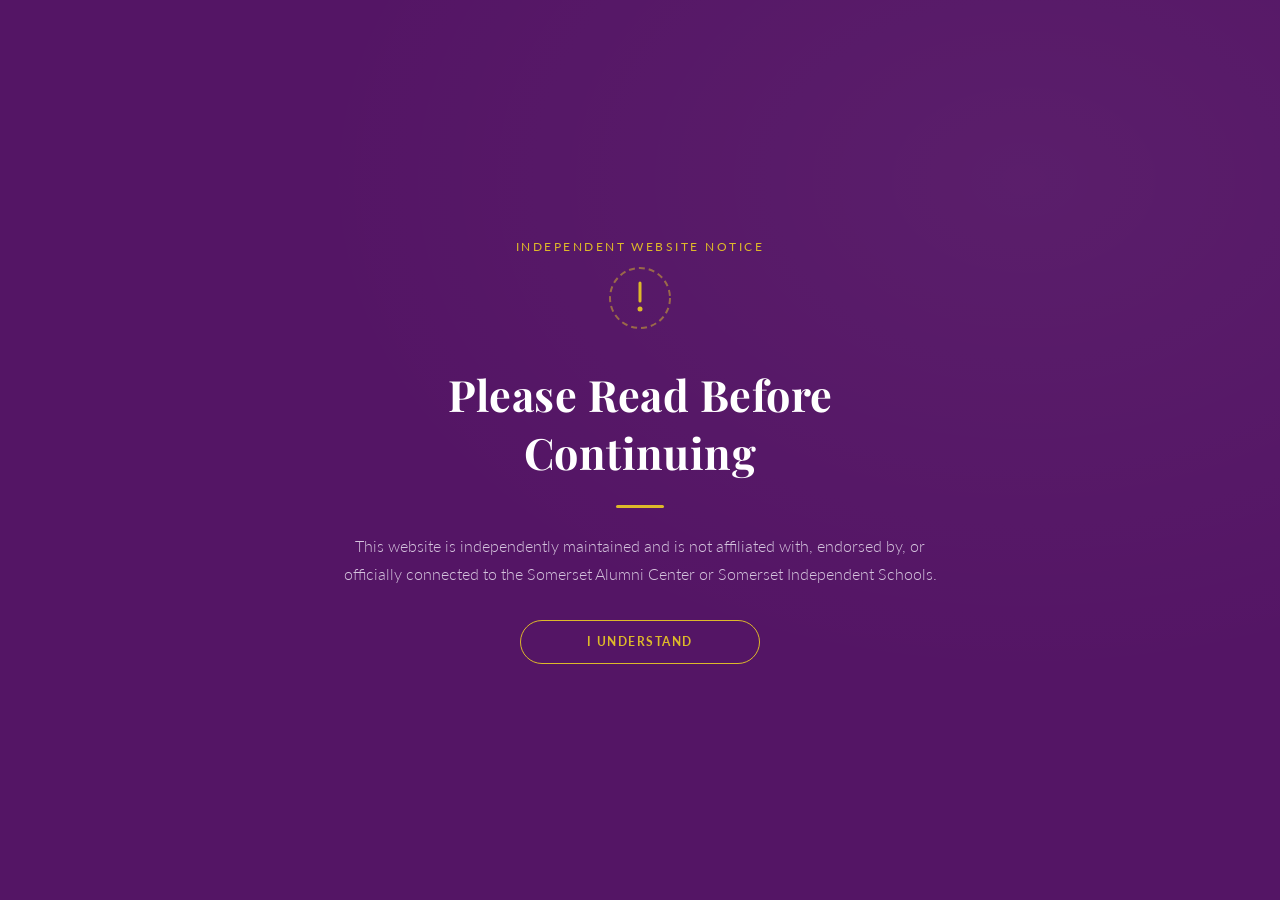
<file: index.html>
<!DOCTYPE html>
<html lang="en" class="notice-html">
<head>
<meta charset="UTF-8">
<meta name="viewport" content="width=device-width, initial-scale=1.0">
<title>Independent Website Notice</title>
<link rel="icon" href="assets/favicon.ico" sizes="any">
<link rel="apple-touch-icon" sizes="760x760" href="assets/apple-touch-icon.png">
<link rel="manifest" href="manifest.json">
<meta name="theme-color" content="#541565">
<meta name="apple-mobile-web-app-capable" content="yes">
<meta name="apple-mobile-web-app-status-bar-style" content="default">
<meta name="apple-mobile-web-app-title" content="Alumni Center">
<link rel="stylesheet" href="assets/styles.css?v=20260816-lock-fix">
</head>
<body class="notice-page">
<main class="card">
  <p class="org">Independent Website Notice</p>

  <svg class="icon" viewBox="0 0 64 64" fill="none" xmlns="http://www.w3.org/2000/svg" aria-hidden="true">
    <circle cx="32" cy="32" r="30" stroke="#DDB92A" stroke-width="2" stroke-dasharray="6 4" opacity="0.5"/>
    <path d="M32 17v18" stroke="#DDB92A" stroke-width="3" stroke-linecap="round"/>
    <circle cx="32" cy="43" r="2.5" fill="#DDB92A"/>
  </svg>

  <h1>Please Read Before Continuing</h1>
  <div class="divider"></div>
  <p>
    This website is independently maintained and is not affiliated with, endorsed by,
    or officially connected to the Somerset Alumni Center or Somerset Independent Schools.
  </p>
  <a class="confirm-btn" id="confirmButton" href="home.html" aria-disabled="true" tabindex="-1">I understand</a>
</main>

<script>
  const confirmButton = document.getElementById('confirmButton');
  let canContinue = false;

  confirmButton.addEventListener('click', event => {
    if (!canContinue) event.preventDefault();
  });

  setTimeout(() => {
    canContinue = true;
    confirmButton.textContent = 'I Understand';
    confirmButton.setAttribute('aria-disabled', 'false');
    confirmButton.removeAttribute('tabindex');
  }, 5000);
</script>
</body>
</html>
</file>
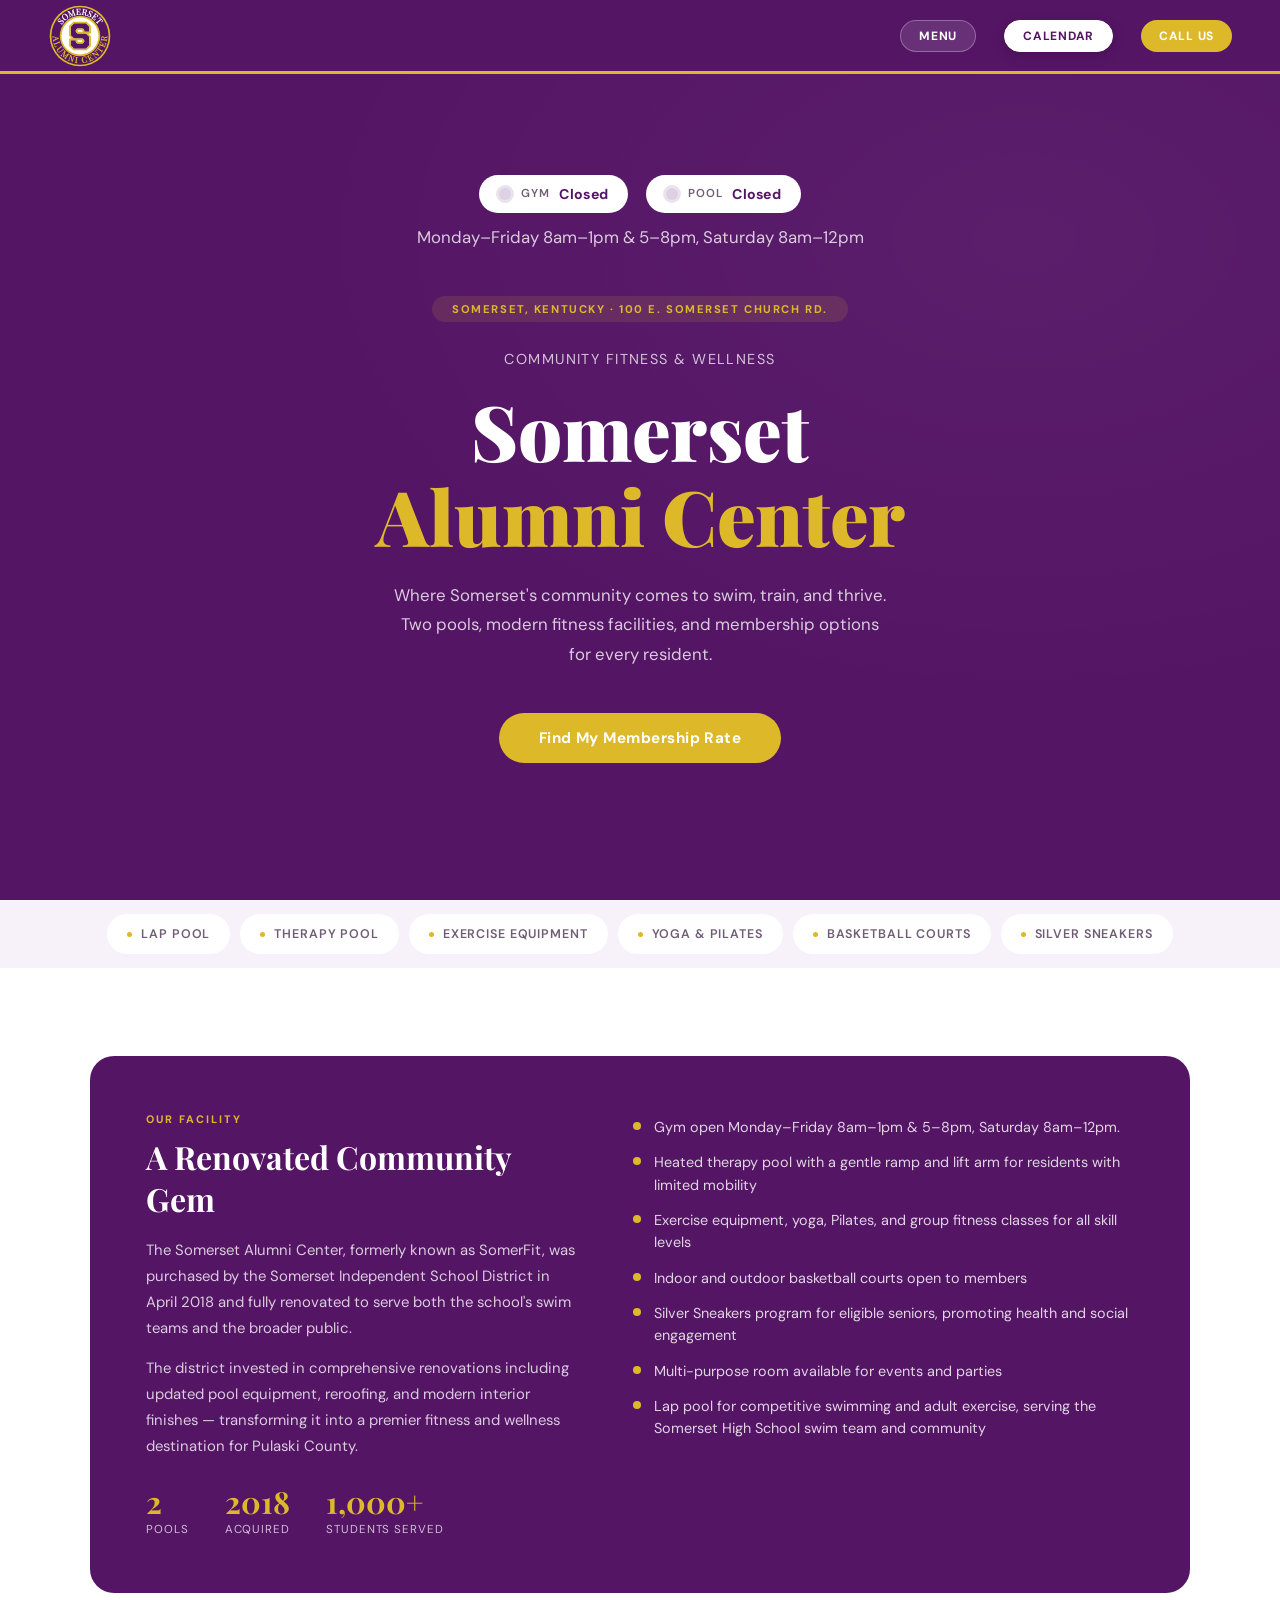
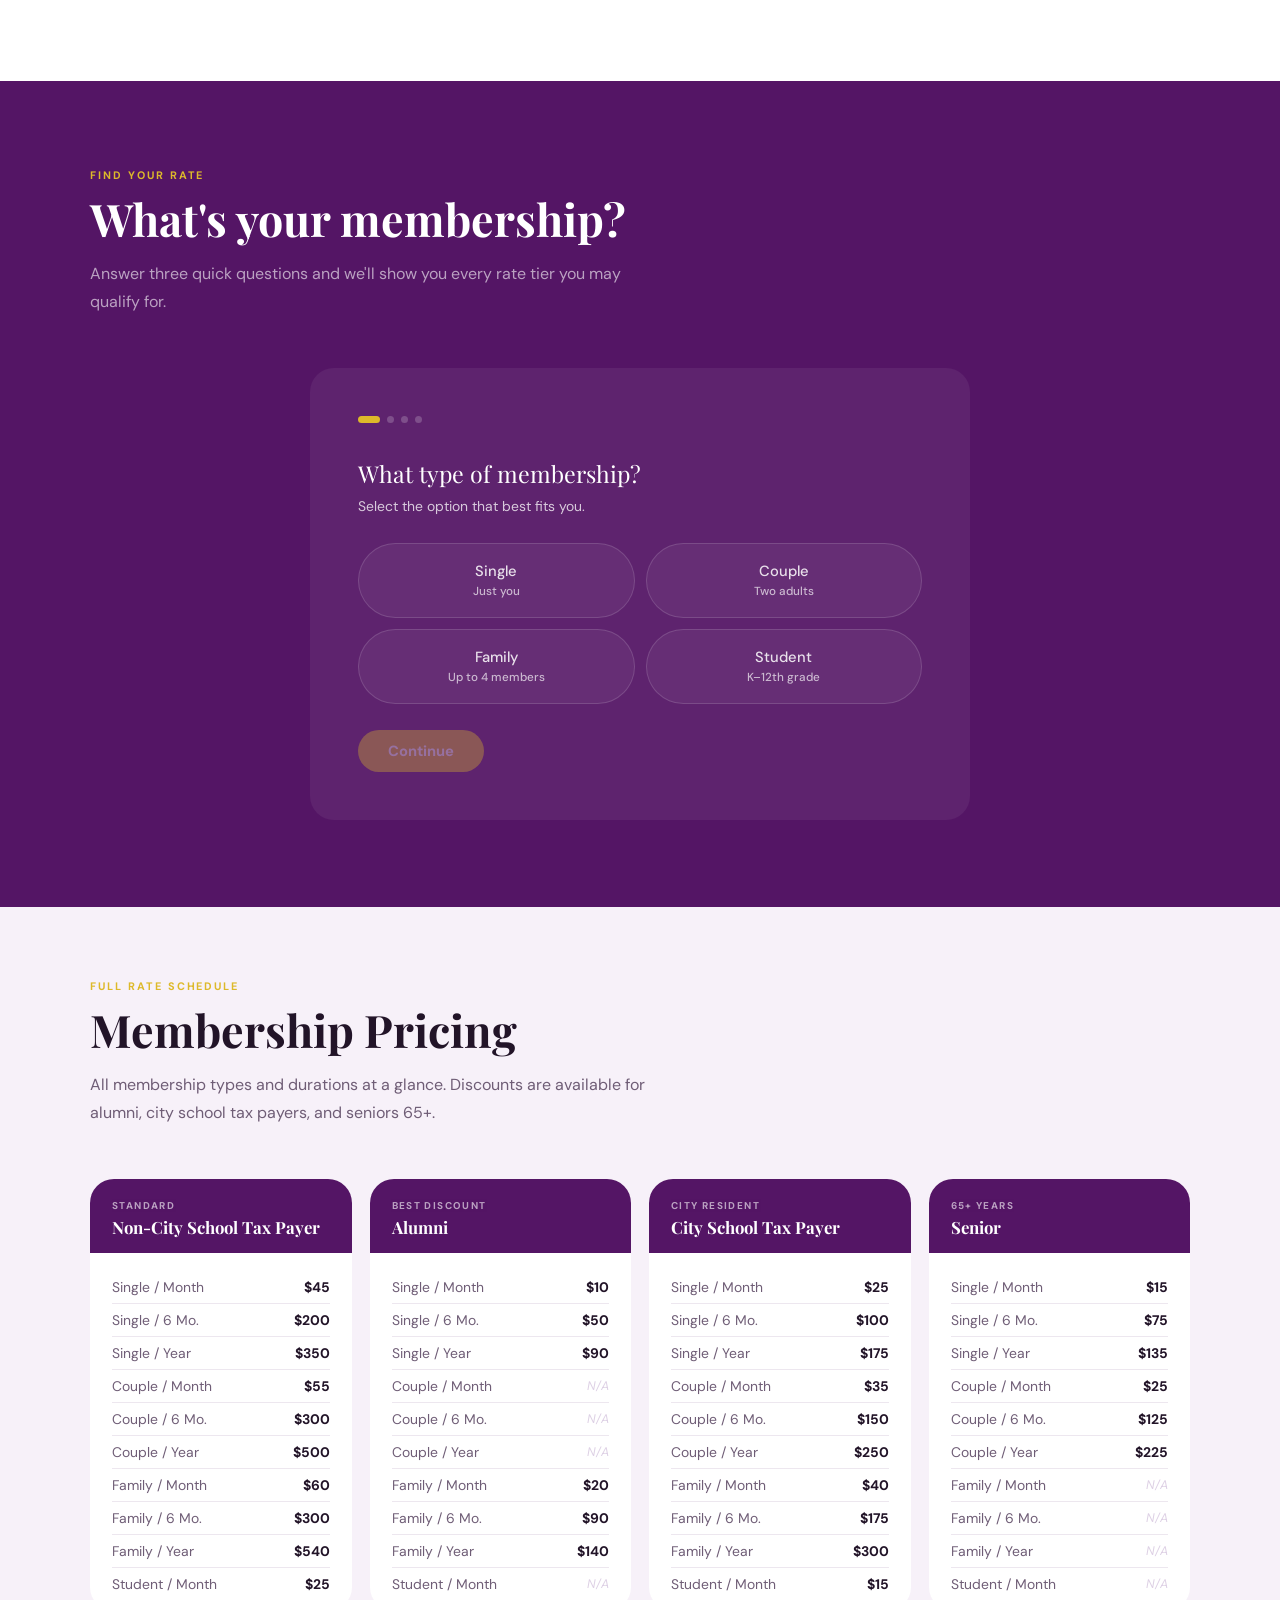
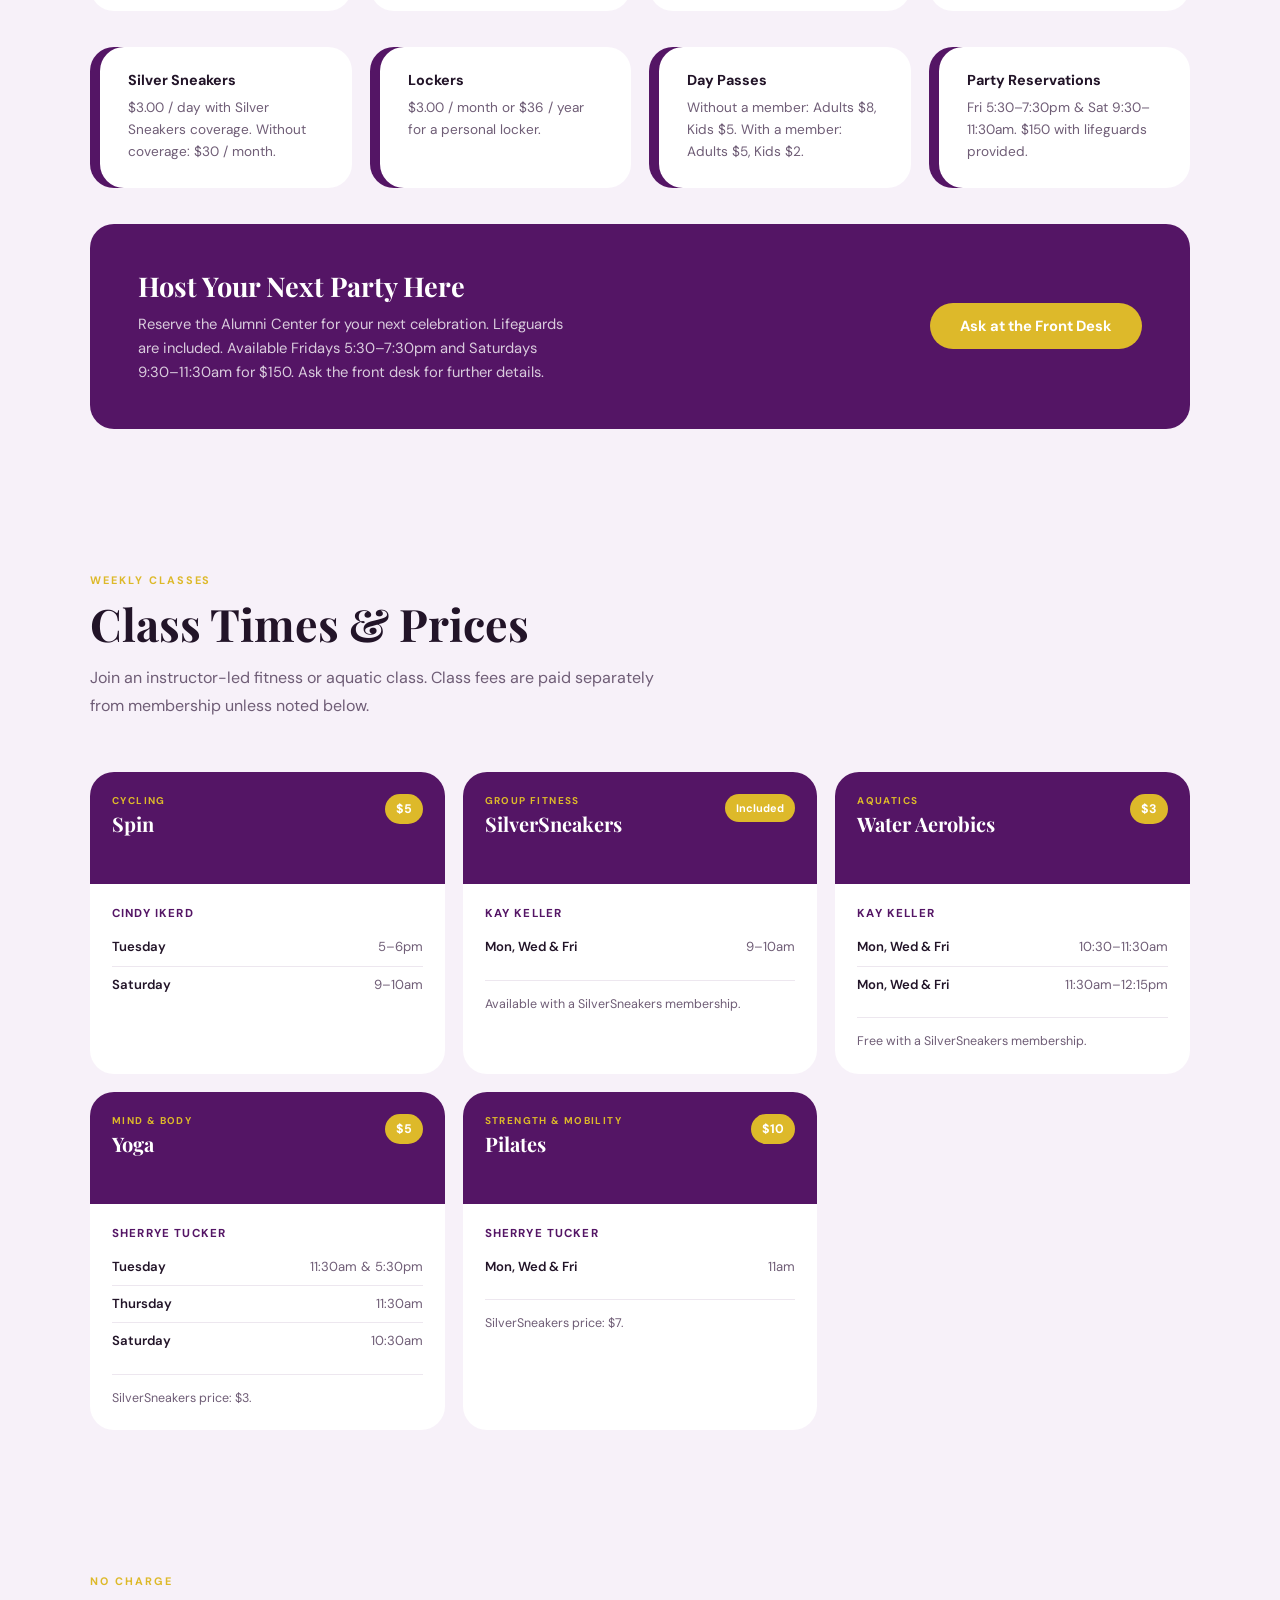
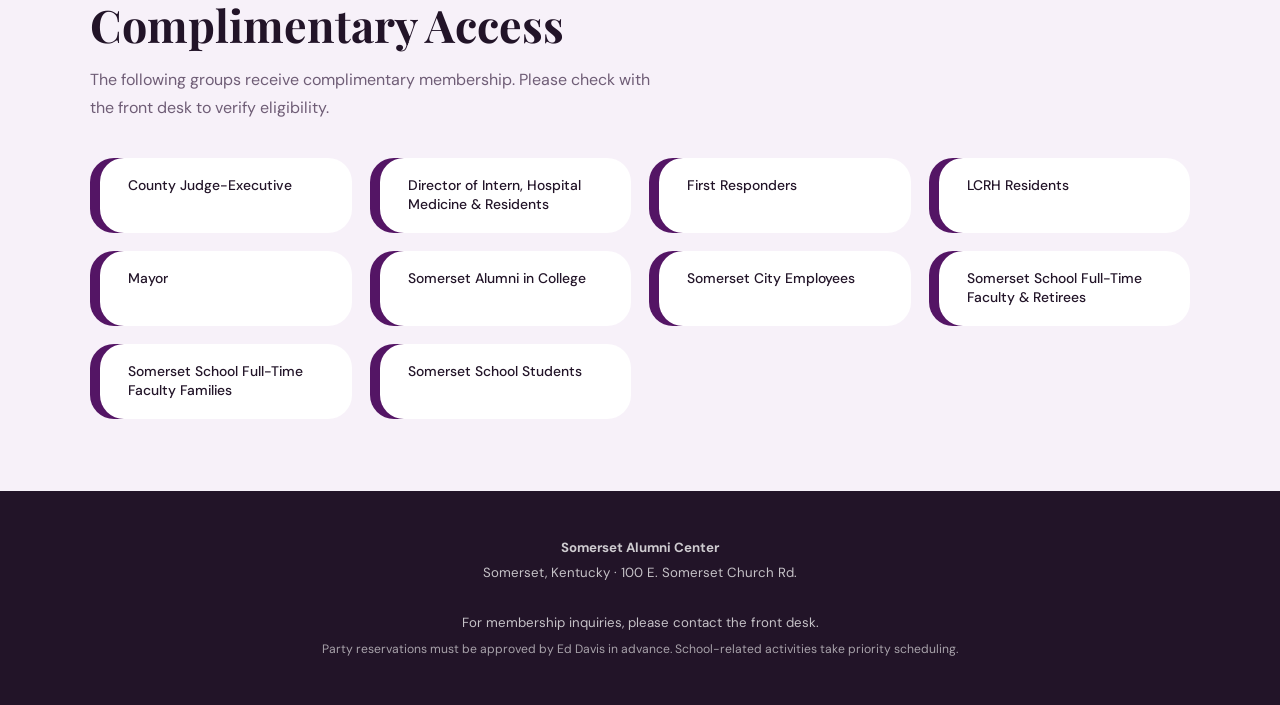
<file: home.html>
<!DOCTYPE html>
<html lang="en" class="home-html">
<head>
<meta charset="UTF-8">
<meta name="viewport" content="width=device-width, initial-scale=1.0, viewport-fit=cover">
<title>Somerset Alumni Center</title>
<link rel="icon" href="assets/favicon.ico" sizes="any">
<link rel="apple-touch-icon" sizes="760x760" href="assets/apple-touch-icon.png">
<link rel="manifest" href="manifest.json">
<meta name="theme-color" content="#541565">
<meta name="apple-mobile-web-app-capable" content="yes">
<meta name="apple-mobile-web-app-status-bar-style" content="default">
<meta name="apple-mobile-web-app-title" content="Alumni Center">
<link rel="stylesheet" href="assets/styles.css?v=20260816-lock-fix">
<script>
  (() => {
    const root = document.documentElement;
    let updateFrame = 0;

    function updateInitialScreenHeight() {
      cancelAnimationFrame(updateFrame);
      updateFrame = requestAnimationFrame(() => {
        const viewportHeight = Math.max(
          window.innerHeight || 0,
          document.documentElement.clientHeight || 0,
          window.visualViewport ? window.visualViewport.height + window.visualViewport.offsetTop : 0
        );
        root.style.setProperty('--viewport-height', `${Math.round(viewportHeight)}px`);
      });
    }

    updateInitialScreenHeight();
    window.addEventListener('resize', updateInitialScreenHeight, { passive: true });
    window.visualViewport?.addEventListener('resize', updateInitialScreenHeight, { passive: true });
    window.screen?.orientation?.addEventListener('change', updateInitialScreenHeight);
  })();
</script>
</head>
<body class="home-page">

<a class="skip-link" href="#main-content">Skip to main content</a>

<!-- NAV -->
<nav>
  <div class="nav-brand-group">
    <a href="home.html" class="nav-logo" aria-label="Somerset Alumni Center home">
      <img src="assets/logo.svg" alt="Somerset Alumni Center">
    </a>
    <a href="server/staff.php" class="nav-staff">Staff<svg class="nav-lock-icon" viewBox="0 0 16 16" aria-hidden="true"><path d="M4.5 7V5a3.5 3.5 0 0 1 7 0v2" fill="none" stroke="currentColor" stroke-width="1.5" stroke-linecap="round"/><rect x="3.25" y="7" width="9.5" height="7" rx="0.8" fill="currentColor"/></svg></a>
  </div>
  <div class="nav-right">
    <ul>
      <li><a href="#about">About</a></li>
      <li><a href="#membership">Membership</a></li>
      <li><a href="#rates">Rates</a></li>
      <li><a href="#classes">Classes</a></li>
      <li><a href="#complimentary">Complimentary</a></li>
    </ul>
    <details class="mobile-nav-menu">
      <summary aria-label="Open section navigation">Menu</summary>
      <div class="mobile-nav-panel" aria-label="Jump to a section">
        <span>Jump to a section</span>
        <a href="#about">About</a>
        <a href="#membership">Membership</a>
        <a href="#rates">Rates</a>
        <a href="#classes">Classes</a>
        <a href="#complimentary">Complimentary Access</a>
        <a href="server/staff.php" class="mobile-staff-link">Staff<svg class="nav-lock-icon" viewBox="0 0 16 16" aria-hidden="true"><path d="M4.5 7V5a3.5 3.5 0 0 1 7 0v2" fill="none" stroke="currentColor" stroke-width="1.5" stroke-linecap="round"/><rect x="3.25" y="7" width="9.5" height="7" rx="0.8" fill="currentColor"/></svg></a>
      </div>
    </details>
    <a href="calendar.html" class="nav-calendar">Calendar</a>
    <a href="tel:+16066797428" class="nav-call" aria-label="Call Somerset Alumni Center at (606) 679-7428">Call us</a>
  </div>
</nav>

<main id="main-content" tabindex="-1">

<!-- HERO -->
<section class="hero" id="home">
  <div class="hero-status" aria-live="polite">
    <div class="hero-status-pill" data-facility="gym">
      <span class="facility-status-dot" data-status-dot="gym" role="img" aria-label=""></span>
      <span class="hero-status-area">Gym</span>
      <span class="facility-status-label" data-status-label="gym"></span>
    </div>
    <div class="hero-status-pill" data-facility="pool">
      <span class="facility-status-dot" data-status-dot="pool" role="img" aria-label=""></span>
      <span class="hero-status-area">Pool</span>
      <span class="facility-status-label" data-status-label="pool"></span>
    </div>
  </div>
  <p class="hero-status-hint">Monday&ndash;Friday 8am&ndash;1pm &amp;<br class="mobile-hours-break"> 5&ndash;8pm, Saturday 8am&ndash;12pm</p>
  <div class="hero-badge">Somerset, Kentucky &middot; 100 E. Somerset Church Rd.</div>
  <div class="hero-sub">Community Fitness &amp; Wellness</div>
  <h1>Somerset<br><em>Alumni Center</em></h1>
  <p>Where Somerset's community comes to swim, train, and thrive. Two pools, modern fitness facilities, and membership options for every resident.</p>
  <a href="#membership" class="hero-cta">Find My Membership Rate</a>
</section>

<!-- FACILITIES STRIP -->
<div class="facilities">
  <div class="facility-item"><span class="dot"></span>Lap Pool</div>
  <div class="facility-item"><span class="dot"></span>Therapy Pool</div>
  <div class="facility-item"><span class="dot"></span>Exercise Equipment</div>
  <div class="facility-item"><span class="dot"></span>Yoga &amp; Pilates</div>
  <div class="facility-item"><span class="dot"></span>Basketball Courts</div>
  <div class="facility-item"><span class="dot"></span>Silver Sneakers</div>
</div>

<!-- ABOUT (top) -->
<section id="about">
  <div class="container">
    <template id="team-section-template">
      <!-- Restore this block above the Facility info block to bring back Meet the Team. -->
      <div class="section-label">Our People</div>
      <h2 class="section-title">Meet the Team</h2>
      <p class="section-intro team-intro">The Somerset Alumni Center is shaped by dedicated individuals committed to the health and wellbeing of the Somerset community.</p>

      <div class="about-grid">
        <div class="person-card">
          <div class="person-accent-bar"></div>
          <div class="person-photo-area">
            <img src="assets/ed-davis.jpg" alt="Ed Davis">
          </div>
          <div class="person-body">
            <div class="person-name">Ed Davis</div>
            <div class="person-role">Emperor Edwin</div>
            <div class="person-bio">
              <p>Hi, my name is Edwin Davis and I am the best thing to ever happen to this place. One day I will run for president and take over America as we know it. I have imperial ambitions and will expand America into Europe, conquering those scallywags. Once I have total world domination, I will force everyone to name their firstborn Edwin. After my reign, the world will be full of Edwin's, as it rightfully should. This will kickstart generation Ed, where they will remember me for thousands of years. May the patriarchy live on. #Edwin</p>
            </div>
          </div>
        </div>

        <div class="person-card gold-card">
          <div class="person-accent-bar"></div>
          <div class="person-photo-area">
            <img src="assets/calvin-rollyson.jpg" alt="Calvin Rollyson">
          </div>
          <div class="person-body">
            <div class="person-name">Calvin Rollyson</div>
            <div class="person-role">Second in command in the Edwin Davis Imperial Squadron</div>
            <div class="person-bio">
              <p>I am Calvin Rollyson and I am second in command in the Edwin Davis Imperial Squadron. I plan to overthrow Emperor Edwin and overtake the Alumni Empire by myself. In our conquest of world domination, we will employ a strict regimen of no personal hygiene for our subjects. They will not be granted the permission to use the following: deodorant, toothpaste/toothbrush, showers or any cleansings of the sort, cologne or smell good, and last but not least, no clothes. This will ensure equality amongst all Edwin Davis's making us the most elite race in the history of our great planet. I run this joint fn.</p>
            </div>
          </div>
        </div>
      </div>
    </template>

    <!-- Facility info block -->
    <div class="facility-info">
      <div>
        <div class="section-label">Our Facility</div>
        <h2>A Renovated Community Gem</h2>
        <p>The Somerset Alumni Center, formerly known as SomerFit, was purchased by the Somerset Independent School District in April 2018 and fully renovated to serve both the school's swim teams and the broader public.</p>
        <p>The district invested in comprehensive renovations including updated pool equipment, reroofing, and modern interior finishes — transforming it into a premier fitness and wellness destination for Pulaski County.</p>
        <div class="stat-row">
          <div><div class="stat-num">2</div><div class="stat-lbl">Pools</div></div>
          <div><div class="stat-num">2018</div><div class="stat-lbl">Acquired</div></div>
          <div><div class="stat-num">1,000+</div><div class="stat-lbl">Students Served</div></div>
        </div>
      </div>
      <div>
        <ul class="feature-list">
          <li><span class="chk" aria-hidden="true"></span>Gym open Monday&ndash;Friday 8am&ndash;1pm &amp; 5&ndash;8pm, Saturday 8am&ndash;12pm.</li>
          <li><span class="chk" aria-hidden="true"></span>Heated therapy pool with a gentle ramp and lift arm for residents with limited mobility</li>
          <li><span class="chk" aria-hidden="true"></span>Exercise equipment, yoga, Pilates, and group fitness classes for all skill levels</li>
          <li><span class="chk" aria-hidden="true"></span>Indoor and outdoor basketball courts open to members</li>
          <li><span class="chk" aria-hidden="true"></span>Silver Sneakers program for eligible seniors, promoting health and social engagement</li>
          <li><span class="chk" aria-hidden="true"></span>Multi-purpose room available for events and parties</li>
          <li><span class="chk" aria-hidden="true"></span>Lap pool for competitive swimming and adult exercise, serving the Somerset High School swim team and community</li>
        </ul>
      </div>
    </div>
  </div>
</section>

<!-- MEMBERSHIP WIZARD -->
<section id="membership">
  <div class="container">
    <div class="section-label on-dark">Find Your Rate</div>
    <h2 class="section-title light">What's your membership?</h2>
    <p class="section-intro light">Answer three quick questions and we'll show you every rate tier you may qualify for.</p>

    <div class="wizard-card">
      <div class="step-indicator">
        <div class="step-dot active" id="dot-0"></div>
        <div class="step-dot" id="dot-1"></div>
        <div class="step-dot" id="dot-2"></div>
        <div class="step-dot" id="dot-3"></div>
      </div>

      <!-- Step 1 -->
      <div class="wizard-step active" id="step-0">
        <div class="wizard-question">What type of membership?</div>
        <div class="wizard-sub">Select the option that best fits you.</div>
        <div class="option-grid">
          <button class="option-btn" onclick="selectOpt(0,'single',this)">Single<span class="opt-desc">Just you</span></button>
          <button class="option-btn" onclick="selectOpt(0,'couple',this)">Couple<span class="opt-desc">Two adults</span></button>
          <button class="option-btn" onclick="selectOpt(0,'family',this)">Family<span class="opt-desc">Up to 4 members</span></button>
          <button class="option-btn" onclick="selectOpt(0,'student',this)">Student<span class="opt-desc">K&ndash;12th grade</span></button>
        </div>
        <div class="wizard-nav">
          <button class="btn-next" id="next-0" disabled onclick="nextStep(0)">Continue</button>
        </div>
      </div>

      <!-- Step 2 -->
      <div class="wizard-step" id="step-1">
        <div class="wizard-question">How long would you like?</div>
        <div class="wizard-sub">Longer commitments offer better monthly value.</div>
        <div class="option-grid">
          <button class="option-btn" onclick="selectOpt(1,'monthly',this)">Monthly<span class="opt-desc">Month-to-month</span></button>
          <button class="option-btn" id="opt-6mo" onclick="selectOpt(1,'sixmonth',this)">6 Months<span class="opt-desc">Semi-annual</span></button>
          <button class="option-btn" id="opt-annual" onclick="selectOpt(1,'annual',this)">Annual<span class="opt-desc">Best value</span></button>
        </div>
        <div class="wizard-nav">
          <button class="btn-back" onclick="prevStep(1)">Back</button>
          <button class="btn-next" id="next-1" disabled onclick="nextStep(1)">Continue</button>
        </div>
      </div>

      <!-- Step 3 -->
      <div class="wizard-step" id="step-2">
        <div class="wizard-question">Any of these apply to you?</div>
        <div class="wizard-sub">We'll find the best rate you qualify for.</div>
        <div class="option-grid single-column">
          <button class="option-btn" onclick="selectOpt(2,'alumni',this)">I am a Somerset High School alumnus/a<span class="opt-desc">Graduated from Somerset High School</span></button>
          <button class="option-btn" onclick="selectOpt(2,'city',this)">I pay Somerset City School taxes<span class="opt-desc">City school tax payer, not an alumnus/a</span></button>
          <button class="option-btn" onclick="selectOpt(2,'senior',this)">I am 65 years of age or older<span class="opt-desc">Senior discount rate</span></button>
          <button class="option-btn" onclick="selectOpt(2,'none',this)">None of the above apply<span class="opt-desc">Standard non-city-taxpayer rate</span></button>
        </div>
        <div class="wizard-nav">
          <button class="btn-back" onclick="prevStep(2)">Back</button>
          <button class="btn-next" id="next-2" disabled onclick="showResult()">See My Rates</button>
        </div>
      </div>

      <!-- Result -->
      <div class="wizard-step" id="step-3">
        <div class="wizard-question">Your Membership Rates</div>
        <div class="wizard-sub" id="result-subtitle"></div>
        <div class="result-box" id="result-box"></div>
        <button class="btn-restart" onclick="restart()">Start Over</button>
      </div>
    </div>
  </div>
</section>

<!-- RATES TABLE -->
<section id="rates">
  <div class="container">
    <div class="section-label">Full Rate Schedule</div>
    <h2 class="section-title">Membership Pricing</h2>
    <p class="section-intro">All membership types and durations at a glance. Discounts are available for alumni, city school tax payers, and seniors 65+.</p>

    <div class="rates-grid">
      <div class="rate-card standard-rate">
        <div class="rate-card-header">
          <div class="rate-type">Standard</div>
          <h3>Non-City School Tax Payer</h3>
        </div>
        <div class="rate-card-body">
          <div class="rate-row"><span class="rate-label">Single / Month</span><span class="rate-price">$45</span></div>
          <div class="rate-row"><span class="rate-label">Single / 6 Mo.</span><span class="rate-price">$200</span></div>
          <div class="rate-row"><span class="rate-label">Single / Year</span><span class="rate-price">$350</span></div>
          <div class="rate-row"><span class="rate-label">Couple / Month</span><span class="rate-price">$55</span></div>
          <div class="rate-row"><span class="rate-label">Couple / 6 Mo.</span><span class="rate-price">$300</span></div>
          <div class="rate-row"><span class="rate-label">Couple / Year</span><span class="rate-price">$500</span></div>
          <div class="rate-row"><span class="rate-label">Family / Month</span><span class="rate-price">$60</span></div>
          <div class="rate-row"><span class="rate-label">Family / 6 Mo.</span><span class="rate-price">$300</span></div>
          <div class="rate-row"><span class="rate-label">Family / Year</span><span class="rate-price">$540</span></div>
          <div class="rate-row"><span class="rate-label">Student / Month</span><span class="rate-price">$25</span></div>
        </div>
      </div>

      <div class="rate-card alumni-rate">
        <div class="rate-card-header alumni">
          <div class="rate-type">Best Discount</div>
          <h3>Alumni</h3>
        </div>
        <div class="rate-card-body">
          <div class="rate-row"><span class="rate-label">Single / Month</span><span class="rate-price">$10</span></div>
          <div class="rate-row"><span class="rate-label">Single / 6 Mo.</span><span class="rate-price">$50</span></div>
          <div class="rate-row"><span class="rate-label">Single / Year</span><span class="rate-price">$90</span></div>
          <div class="rate-row"><span class="rate-label">Couple / Month</span><span class="rate-na">N/A</span></div>
          <div class="rate-row"><span class="rate-label">Couple / 6 Mo.</span><span class="rate-na">N/A</span></div>
          <div class="rate-row"><span class="rate-label">Couple / Year</span><span class="rate-na">N/A</span></div>
          <div class="rate-row"><span class="rate-label">Family / Month</span><span class="rate-price">$20</span></div>
          <div class="rate-row"><span class="rate-label">Family / 6 Mo.</span><span class="rate-price">$90</span></div>
          <div class="rate-row"><span class="rate-label">Family / Year</span><span class="rate-price">$140</span></div>
          <div class="rate-row"><span class="rate-label">Student / Month</span><span class="rate-na">N/A</span></div>
        </div>
      </div>

      <div class="rate-card city-rate">
        <div class="rate-card-header city">
          <div class="rate-type">City Resident</div>
          <h3>City School Tax Payer</h3>
        </div>
        <div class="rate-card-body">
          <div class="rate-row"><span class="rate-label">Single / Month</span><span class="rate-price">$25</span></div>
          <div class="rate-row"><span class="rate-label">Single / 6 Mo.</span><span class="rate-price">$100</span></div>
          <div class="rate-row"><span class="rate-label">Single / Year</span><span class="rate-price">$175</span></div>
          <div class="rate-row"><span class="rate-label">Couple / Month</span><span class="rate-price">$35</span></div>
          <div class="rate-row"><span class="rate-label">Couple / 6 Mo.</span><span class="rate-price">$150</span></div>
          <div class="rate-row"><span class="rate-label">Couple / Year</span><span class="rate-price">$250</span></div>
          <div class="rate-row"><span class="rate-label">Family / Month</span><span class="rate-price">$40</span></div>
          <div class="rate-row"><span class="rate-label">Family / 6 Mo.</span><span class="rate-price">$175</span></div>
          <div class="rate-row"><span class="rate-label">Family / Year</span><span class="rate-price">$300</span></div>
          <div class="rate-row"><span class="rate-label">Student / Month</span><span class="rate-price">$15</span></div>
        </div>
      </div>

      <div class="rate-card senior-rate">
        <div class="rate-card-header senior">
          <div class="rate-type">65+ Years</div>
          <h3>Senior</h3>
        </div>
        <div class="rate-card-body">
          <div class="rate-row"><span class="rate-label">Single / Month</span><span class="rate-price">$15</span></div>
          <div class="rate-row"><span class="rate-label">Single / 6 Mo.</span><span class="rate-price">$75</span></div>
          <div class="rate-row"><span class="rate-label">Single / Year</span><span class="rate-price">$135</span></div>
          <div class="rate-row"><span class="rate-label">Couple / Month</span><span class="rate-price">$25</span></div>
          <div class="rate-row"><span class="rate-label">Couple / 6 Mo.</span><span class="rate-price">$125</span></div>
          <div class="rate-row"><span class="rate-label">Couple / Year</span><span class="rate-price">$225</span></div>
          <div class="rate-row"><span class="rate-label">Family / Month</span><span class="rate-na">N/A</span></div>
          <div class="rate-row"><span class="rate-label">Family / 6 Mo.</span><span class="rate-na">N/A</span></div>
          <div class="rate-row"><span class="rate-label">Family / Year</span><span class="rate-na">N/A</span></div>
          <div class="rate-row"><span class="rate-label">Student / Month</span><span class="rate-na">N/A</span></div>
        </div>
      </div>
    </div>

    <div class="extras-grid">
      <div class="extra-card"><div class="extra-card-front"><h4>Silver Sneakers</h4><p>$3.00 / day with Silver Sneakers coverage. Without coverage: $30 / month.</p></div></div>
      <div class="extra-card"><div class="extra-card-front"><h4>Lockers</h4><p>$3.00 / month or $36 / year for a personal locker.</p></div></div>
      <div class="extra-card"><div class="extra-card-front"><h4>Day Passes</h4><p>Without a member: Adults $8, Kids $5. With a member: Adults $5, Kids $2.</p></div></div>
      <div class="extra-card"><div class="extra-card-front"><h4>Party Reservations</h4><p>Fri 5:30&ndash;7:30pm &amp; Sat 9:30&ndash;11:30am. $150 with lifeguards provided.</p></div></div>
    </div>

    <div class="party-banner">
      <div>
        <h3>Host Your Next Party Here</h3>
        <p>Reserve the Alumni Center for your next celebration. Lifeguards are included. Available Fridays 5:30&ndash;7:30pm and Saturdays 9:30&ndash;11:30am for $150. Ask the front desk for further details.</p>
      </div>
      <a href="tel:(606) 679-7428" class="party-cta">Ask at the Front Desk</a>
    </div>
  </div>
</section>

<!-- CLASSES -->
<section id="classes">
  <div class="container">
    <div class="section-label">Weekly Classes</div>
    <h2 class="section-title">Class Times &amp; Prices</h2>
    <p class="section-intro">Join an instructor-led fitness or aquatic class. Class fees are paid separately from membership unless noted below.</p>

    <div class="class-grid">
      <article class="class-card">
        <div class="class-card-header">
          <div>
            <div class="class-category">Cycling</div>
            <h3>Spin</h3>
          </div>
          <span class="class-price">$5</span>
        </div>
        <div class="class-card-body">
          <div class="class-instructor">Cindy Ikerd</div>
          <ul class="class-times">
            <li><strong>Tuesday</strong><span>5&ndash;6pm</span></li>
            <li><strong>Saturday</strong><span>9&ndash;10am</span></li>
          </ul>
        </div>
      </article>

      <article class="class-card">
        <div class="class-card-header">
          <div>
            <div class="class-category">Group Fitness</div>
            <h3>SilverSneakers</h3>
          </div>
          <span class="class-price included">Included</span>
        </div>
        <div class="class-card-body">
          <div class="class-instructor">Kay Keller</div>
          <ul class="class-times">
            <li><strong>Mon, Wed &amp; Fri</strong><span>9&ndash;10am</span></li>
          </ul>
          <p class="class-note">Available with a SilverSneakers membership.</p>
        </div>
      </article>

      <article class="class-card">
        <div class="class-card-header">
          <div>
            <div class="class-category">Aquatics</div>
            <h3>Water Aerobics</h3>
          </div>
          <span class="class-price">$3</span>
        </div>
        <div class="class-card-body">
          <div class="class-instructor">Kay Keller</div>
          <ul class="class-times">
            <li><strong>Mon, Wed &amp; Fri</strong><span>10:30&ndash;11:30am</span></li>
            <li><strong>Mon, Wed &amp; Fri</strong><span>11:30am&ndash;12:15pm</span></li>
          </ul>
          <p class="class-note">Free with a SilverSneakers membership.</p>
        </div>
      </article>

      <article class="class-card">
        <div class="class-card-header">
          <div>
            <div class="class-category">Mind &amp; Body</div>
            <h3>Yoga</h3>
          </div>
          <span class="class-price">$5</span>
        </div>
        <div class="class-card-body">
          <div class="class-instructor">Sherrye Tucker</div>
          <ul class="class-times">
            <li><strong>Tuesday</strong><span>11:30am &amp; 5:30pm</span></li>
            <li><strong>Thursday</strong><span>11:30am</span></li>
            <li><strong>Saturday</strong><span>10:30am</span></li>
          </ul>
          <p class="class-note">SilverSneakers price: $3.</p>
        </div>
      </article>

      <article class="class-card">
        <div class="class-card-header">
          <div>
            <div class="class-category">Strength &amp; Mobility</div>
            <h3>Pilates</h3>
          </div>
          <span class="class-price">$10</span>
        </div>
        <div class="class-card-body">
          <div class="class-instructor">Sherrye Tucker</div>
          <ul class="class-times">
            <li><strong>Mon, Wed &amp; Fri</strong><span>11am</span></li>
          </ul>
          <p class="class-note">SilverSneakers price: $7.</p>
        </div>
      </article>
    </div>
  </div>
</section>

<!-- COMPLIMENTARY -->
<section id="complimentary">
  <div class="container">
    <div class="section-label">No Charge</div>
    <h2 class="section-title">Complimentary Access</h2>
    <p class="section-intro compact">The following groups receive complimentary membership. Please check with the front desk to verify eligibility.</p>
    <div class="comp-grid">
      <div class="comp-item"><div class="comp-item-front">County Judge-Executive</div></div>
      <div class="comp-item"><div class="comp-item-front">Director of Intern, Hospital Medicine &amp; Residents</div></div>
      <div class="comp-item"><div class="comp-item-front">First Responders</div></div>
      <div class="comp-item"><div class="comp-item-front">LCRH Residents</div></div>
      <div class="comp-item"><div class="comp-item-front">Mayor</div></div>
      <div class="comp-item"><div class="comp-item-front">Somerset Alumni in College</div></div>
      <div class="comp-item"><div class="comp-item-front">Somerset City Employees</div></div>
      <div class="comp-item"><div class="comp-item-front">Somerset School Full-Time Faculty &amp; Retirees</div></div>
      <div class="comp-item"><div class="comp-item-front">Somerset School Full-Time Faculty Families</div></div>
      <div class="comp-item"><div class="comp-item-front">Somerset School Students</div></div>
    </div>
  </div>
</section>

<!-- FOOTER -->
</main>

<footer>
  <strong>Somerset Alumni Center</strong><br>
  Somerset, Kentucky &middot; 100 E. Somerset Church Rd.<br><br>
  For membership inquiries, please contact the front desk.<br>
  <span class="footer-note">Party reservations must be approved by Ed Davis in advance. School-related activities take priority scheduling.</span>
</footer>

<script>
  const mobileNavMenu = document.querySelector('.mobile-nav-menu');

  document.querySelectorAll('.mobile-nav-panel a').forEach(link => {
    link.addEventListener('click', () => link.closest('details')?.removeAttribute('open'));
  });

  document.addEventListener('pointerdown', event => {
    if (mobileNavMenu?.hasAttribute('open') && !mobileNavMenu.contains(event.target)) {
      mobileNavMenu.removeAttribute('open');
    }
  });

  document.addEventListener('keydown', event => {
    if (event.key === 'Escape') mobileNavMenu?.removeAttribute('open');
  });

  document.querySelectorAll('.option-btn').forEach(button => button.setAttribute('aria-pressed', 'false'));

  const answers = { type: null, duration: null, eligibility: null };

  function selectOpt(step, val, button) {
    const keys = ['type','duration','eligibility'];
    answers[keys[step]] = val;

    if (step === 0 && val === 'student') {
      ['opt-6mo','opt-annual'].forEach(id => { const el = document.getElementById(id); el.disabled = true; });
    } else if (step === 0) {
      ['opt-6mo','opt-annual'].forEach(id => { const el = document.getElementById(id); el.disabled = false; });
    }

    document.querySelectorAll(`#step-${step} .option-btn`).forEach(b => {
      b.classList.remove('selected');
      b.setAttribute('aria-pressed', 'false');
    });
    button.classList.add('selected');
    button.setAttribute('aria-pressed', 'true');
    document.getElementById(`next-${step}`).disabled = false;
  }

  function nextStep(current) {
    document.getElementById(`step-${current}`).classList.remove('active');
    const next = document.getElementById(`step-${current + 1}`);
    next.classList.add('active');
    updateDots(current + 1);
    requestAnimationFrame(() => {
      const heading = next.querySelector('.wizard-question, h3');
      if (heading) { heading.tabIndex = -1; heading.focus(); }
    });
  }

  function prevStep(current) {
    document.getElementById(`step-${current}`).classList.remove('active');
    const previous = document.getElementById(`step-${current - 1}`);
    previous.classList.add('active');
    updateDots(current - 1);
    requestAnimationFrame(() => {
      const heading = previous.querySelector('.wizard-question');
      if (heading) { heading.tabIndex = -1; heading.focus(); }
    });
  }

  function updateDots(active) {
    for (let i = 0; i < 4; i++) {
      const d = document.getElementById(`dot-${i}`);
      d.classList.remove('active','done');
      if (i < active) d.classList.add('done');
      else if (i === active) d.classList.add('active');
    }
  }

  const rates = {
    single:  { alumni:{monthly:'$10 / mo',sixmonth:'$50 / 6 mo',annual:'$90 / yr'}, senior:{monthly:'$15 / mo',sixmonth:'$75 / 6 mo',annual:'$135 / yr'}, city:{monthly:'$25 / mo',sixmonth:'$100 / 6 mo',annual:'$175 / yr'}, none:{monthly:'$45 / mo',sixmonth:'$200 / 6 mo',annual:'$350 / yr'} },
    couple:  { alumni:null, senior:{monthly:'$25 / mo',sixmonth:'$125 / 6 mo',annual:'$225 / yr'}, city:{monthly:'$35 / mo',sixmonth:'$150 / 6 mo',annual:'$250 / yr'}, none:{monthly:'$55 / mo',sixmonth:'$300 / 6 mo',annual:'$500 / yr'} },
    family:  { alumni:{monthly:'$20 / mo',sixmonth:'$90 / 6 mo',annual:'$140 / yr'}, senior:null, city:{monthly:'$40 / mo',sixmonth:'$175 / 6 mo',annual:'$300 / yr'}, none:{monthly:'$60 / mo',sixmonth:'$300 / 6 mo',annual:'$540 / yr'} },
    student: { alumni:null, senior:null, city:{monthly:'$15 / mo',sixmonth:null,annual:null}, none:{monthly:'$25 / mo',sixmonth:null,annual:null} }
  };

  const tierNames = { alumni:'Somerset Alumni', senior:'Senior (65+)', city:'City School Tax Payer', none:'Non-City Tax Payer (Standard)' };
  const tierOrder = ['alumni','senior','city','none'];

  function getPrice(type, tier, dur) { const t = rates[type][tier]; return t ? (t[dur] || null) : null; }

  function showResult() {
    nextStep(2); updateDots(3);
    const { type, duration, eligibility } = answers;
    const typeLabel = { single:'Single', couple:'Couple', family:'Family', student:'Student' }[type];
    const durLabel  = { monthly:'Monthly', sixmonth:'6-Month', annual:'Annual' }[duration];
    document.getElementById('result-subtitle').textContent = `${typeLabel} · ${durLabel} membership`;

    const qualifyMap = { alumni: eligibility==='alumni', senior: eligibility==='senior', city: eligibility==='city'||eligibility==='alumni', none: true };
    let bestTier = null;
    for (const tier of tierOrder) { if (qualifyMap[tier] && getPrice(type, tier, duration)) { bestTier = tier; break; } }

    let html = '<div class="result-tier">';
    for (const tier of tierOrder) {
      const price = getPrice(type, tier, duration);
      if (!price) continue;
      const isBest = tier === bestTier;
      const qualifies = qualifyMap[tier];
      html += `<div class="result-item ${isBest?'best':''}">
        <span class="tier-name">${tierNames[tier]}
          ${isBest ? '<span class="best-badge">Your best rate</span>' : ''}
          ${qualifies && !isBest ? '<span class="rate-qualifier">you qualify</span>' : ''}
          ${!qualifies ? '<span class="rate-ineligible">not eligible</span>' : ''}
        </span>
        <span class="tier-price">${price}</span>
      </div>`;
    }
    html += '</div>';

    if (!bestTier) {
      html = '<p class="unavailable-result">This combination is not available. Please check with the front desk.</p>';
    } else {
      const note1 = type === 'student' ? ' Student memberships are monthly only.' : '';
      const note2 = (type === 'couple' && eligibility === 'alumni') ? ' Alumni rates do not include a couple option — city rate shown as your best available.' : '';
      html += `<p class="result-note">Your best available rate is highlighted above.${note1}${note2} Please contact the front desk to confirm eligibility and sign up.</p>`;
    }

    document.getElementById('result-box').innerHTML = `<h3>Here are your rates</h3>${html}`;
  }

  function restart() {
    answers.type = null; answers.duration = null; answers.eligibility = null;
    document.querySelectorAll('.wizard-step').forEach(s => s.classList.remove('active'));
    document.getElementById('step-0').classList.add('active');
    document.querySelectorAll('.option-btn').forEach(b => {
      b.classList.remove('selected');
      b.setAttribute('aria-pressed', 'false');
      b.disabled = false;
    });
    document.querySelectorAll('.btn-next').forEach(b => b.disabled = true);
    updateDots(0);
  }

  (function () {
    if (window.__facilityHoursStatus) return;
    window.__facilityHoursStatus = true;
    function isOpenEastern(d, closingOffsetMinutes) {
      var parts = new Intl.DateTimeFormat('en-US', {
        timeZone: 'America/New_York',
        weekday: 'long',
        hour: 'numeric',
        minute: 'numeric',
        hour12: false
      }).formatToParts(d);
      var weekday = parts.find(function (p) { return p.type === 'weekday'; }).value;
      var h = +parts.find(function (p) { return p.type === 'hour'; }).value;
      var m = +parts.find(function (p) { return p.type === 'minute'; }).value;
      var t = h * 60 + m;
      var closeOffset = closingOffsetMinutes || 0;
      if (weekday === 'Sunday') return false;
      if (weekday === 'Saturday') return t >= 8 * 60 && t < (12 * 60 - closeOffset);
      if (weekday === 'Monday' || weekday === 'Tuesday' || weekday === 'Wednesday' ||
          weekday === 'Thursday' || weekday === 'Friday') {
        return (t >= 8 * 60 && t < (13 * 60 - closeOffset)) ||
               (t >= 17 * 60 && t < (20 * 60 - closeOffset));
      }
      return false;
    }
    function setFacilityStatus(facility, open) {
      var word = open ? 'Open' : 'Closed';
      document.querySelectorAll(`[data-status-dot="${facility}"]`).forEach(function (el) {
        el.classList.toggle('is-open', open);
        el.classList.toggle('is-closed', !open);
        el.setAttribute('aria-label', word);
      });
      document.querySelectorAll(`[data-status-label="${facility}"]`).forEach(function (el) {
        el.textContent = word;
      });
    }
    function updateFacilityStatus() {
      var now = new Date();
      setFacilityStatus('gym', isOpenEastern(now, 0));
      setFacilityStatus('pool', isOpenEastern(now, 15));
    }
    updateFacilityStatus();
    setInterval(updateFacilityStatus, 60000);
  })();
</script>
</body>
</html>
</file>
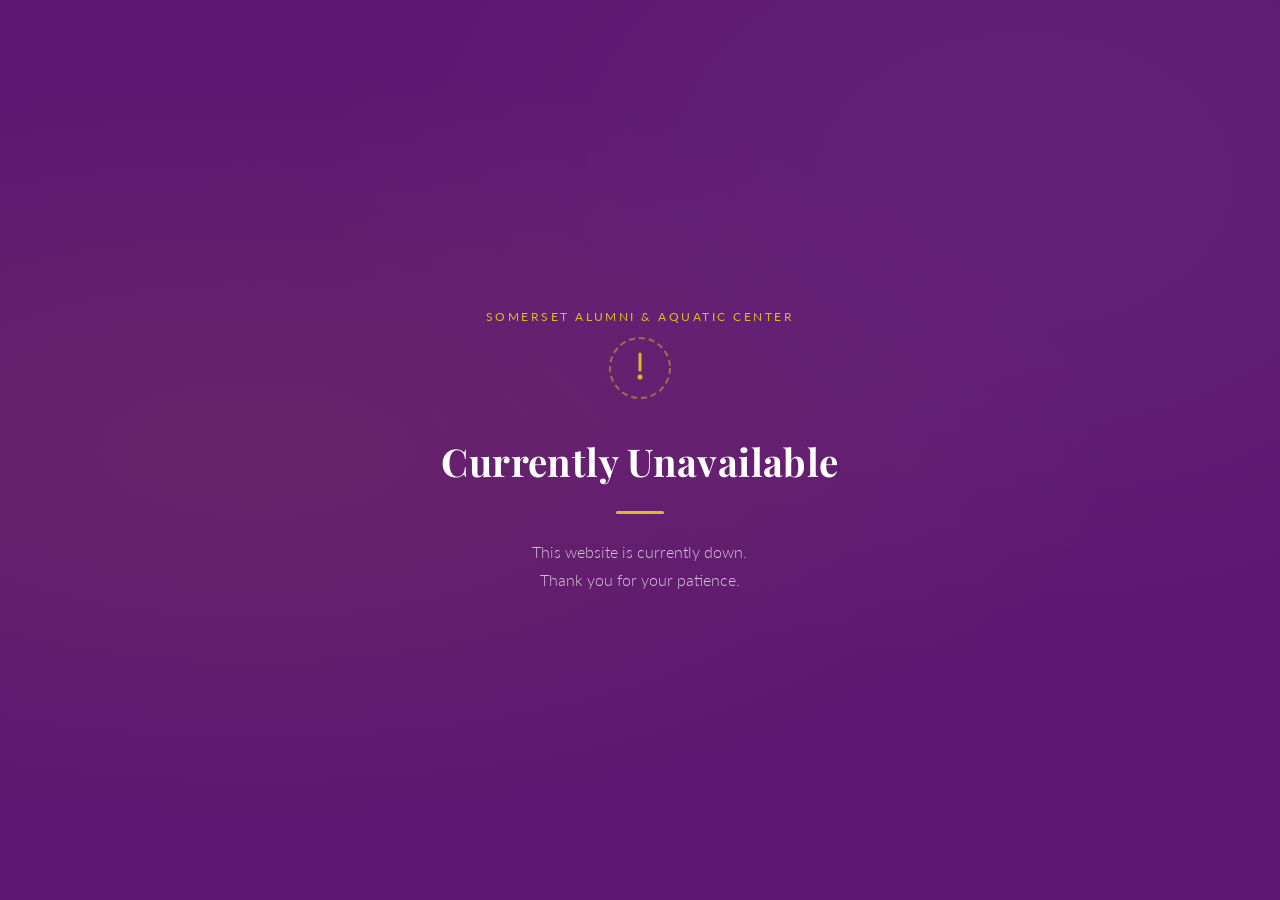
<file: index2.html>
<!DOCTYPE html>
<html lang="en">
<head>
<meta charset="UTF-8">
<meta name="viewport" content="width=device-width, initial-scale=1.0">
<title>Somerset Alumni & Aquatic Center</title>
<link href="https://fonts.googleapis.com/css2?family=Playfair+Display:wght@400;700&family=Lato:wght@300;400&display=swap" rel="stylesheet">
<style>
  *, *::before, *::after { box-sizing: border-box; margin: 0; padding: 0; }

  html { height: 100%; overflow: hidden; }

  :root {
    --purple: #5E1771;
    --gold: #DDB92A;
    --light: #f9f5ff;
  }

  body {
    height: 100vh;
    overflow: hidden;
    background-color: var(--purple);
    background-image:
      radial-gradient(ellipse at 20% 50%, rgba(221,185,42,0.08) 0%, transparent 60%),
      radial-gradient(ellipse at 80% 20%, rgba(255,255,255,0.04) 0%, transparent 50%);
    display: flex;
    align-items: center;
    justify-content: center;
    font-family: 'Lato', sans-serif;
    color: var(--light);
    padding: 2rem;
  }

  .card {
    text-align: center;
    max-width: 520px;
    animation: fadeUp 0.9s ease both;
  }

  .icon {
    width: 64px;
    height: 64px;
    margin: 0 auto 2rem;
    opacity: 0.9;
    animation: fadeUp 0.9s 0.1s ease both;
  }

  .divider {
    width: 48px;
    height: 3px;
    background: var(--gold);
    margin: 1.5rem auto;
    border-radius: 2px;
    animation: fadeUp 0.9s 0.2s ease both;
  }

  h1 {
    font-family: 'Playfair Display', serif;
    font-size: clamp(1.6rem, 5vw, 2.4rem);
    font-weight: 700;
    letter-spacing: 0.01em;
    color: #fff;
    animation: fadeUp 0.9s 0.15s ease both;
  }

  .org {
    font-size: 0.78rem;
    font-weight: 400;
    letter-spacing: 0.2em;
    text-transform: uppercase;
    color: var(--gold);
    margin-bottom: 0.5rem;
    animation: fadeUp 0.9s 0.05s ease both;
  }

  p {
    font-size: 1rem;
    font-weight: 300;
    line-height: 1.75;
    color: rgba(249,245,255,0.75);
    animation: fadeUp 0.9s 0.3s ease both;
  }

  .badge {
    display: inline-block;
    margin-top: 2rem;
    padding: 0.45rem 1.1rem;
    border: 1.5px solid rgba(221,185,42,0.4);
    border-radius: 999px;
    font-size: 0.72rem;
    letter-spacing: 0.15em;
    text-transform: uppercase;
    color: var(--gold);
    animation: fadeUp 0.9s 0.4s ease both;
  }

  @keyframes fadeUp {
    from { opacity: 0; transform: translateY(18px); }
    to   { opacity: 1; transform: translateY(0); }
  }
</style>
</head>
<body>
<div class="card">
  <p class="org">Somerset Alumni &amp; Aquatic Center</p>

  <svg class="icon" viewBox="0 0 64 64" fill="none" xmlns="http://www.w3.org/2000/svg">
    <circle cx="32" cy="32" r="30" stroke="#DDB92A" stroke-width="2" stroke-dasharray="6 4" opacity="0.5"/>
    <path d="M32 18v16" stroke="#DDB92A" stroke-width="3" stroke-linecap="round"/>
    <circle cx="32" cy="41" r="2.5" fill="#DDB92A"/>
  </svg>

  <h1>Currently Unavailable</h1>
  <div class="divider"></div>
  <p>This website is currently down.<br>Thank you for your patience.</p>
</div>
</body>
</html>
</file>
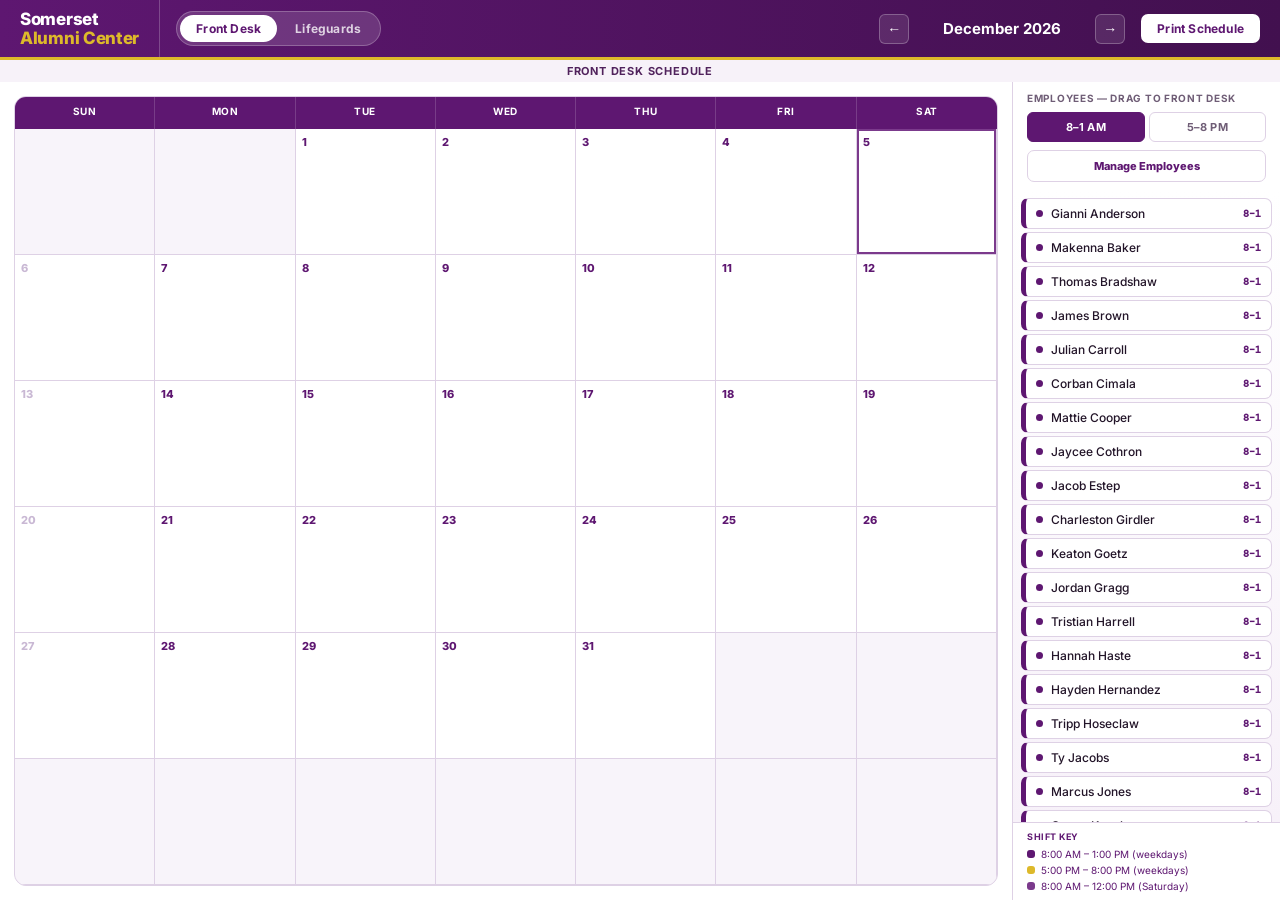
<file: Shift Scheduler.html>
<!DOCTYPE html>
<html lang="en">
<head>
<meta charset="UTF-8">
<meta name="viewport" content="width=device-width, initial-scale=1.0">
<title>Somerset Alumni Center — Shift Scheduler</title>
<style>
  @import url('https://fonts.googleapis.com/css2?family=Inter:wght@300;400;500;600;700;800&family=DM+Mono:wght@400;500&display=swap');

  :root {
    --purple:       #5E1771;
    --purple-deep:  #42104F;
    --purple-light: #7B3A8C;
    --purple-pale:  #F7F1F9;
    --purple-muted: #E7D7EC;
    --gold:         #DDB92A;
    --gold-dark:    #8A6A00;
    --gold-pale:    #FFF8D9;
    --white:        #ffffff;
    --bg:           #FBF8FC;
    --surface:      #ffffff;
    --text:         #221428;
    --text-muted:   #6F5D76;
    --border:       #DED1E5;
    --shift-am:     #5E1771;
    --shift-pm:     #DDB92A;
    --shift-sat:    #7B3A8C;
    --danger:       #B42318;
    --danger-pale:  #FFF1F0;
  }

  * { box-sizing: border-box; margin: 0; padding: 0; }

  body {
    font-family: 'Inter', sans-serif;
    background: var(--white);
    color: var(--text);
    height: 100vh;
    overflow: hidden;
    display: flex;
    flex-direction: column;
  }

  /* ── HEADER ── */
  header {
    background: linear-gradient(90deg, var(--purple) 0%, var(--purple-deep) 100%);
    color: var(--white);
    padding: 0 20px;
    display: flex;
    align-items: stretch;
    gap: 0;
    flex-shrink: 0;
    border-bottom: 3px solid var(--gold);
    min-height: 54px;
  }

  .header-left {
    display: flex;
    align-items: center;
    gap: 12px;
    padding: 10px 20px 10px 0;
    border-right: 1px solid rgba(255,255,255,0.22);
    margin-right: 16px;
  }

  .logo {
    font-size: 17px;
    font-weight: 800;
    letter-spacing: -0.3px;
    color: var(--white);
    line-height: 1.1;
  }

  .logo .gold { color: var(--gold); }

  /* ── CAL TOGGLE ── */
  .cal-toggle {
    display: flex;
    align-items: center;
    background: rgba(255,255,255,0.14);
    border: 1px solid rgba(255,255,255,0.24);
    border-radius: 999px;
    padding: 3px;
    gap: 2px;
    margin: auto 0;
  }

  .cal-toggle-btn {
    padding: 6px 16px;
    border-radius: 999px;
    border: none;
    font-family: inherit;
    font-size: 12px;
    font-weight: 700;
    cursor: pointer;
    transition: all 0.18s;
    color: rgba(255,255,255,0.78);
    background: transparent;
    letter-spacing: 0.2px;
  }

  .cal-toggle-btn.active {
    background: var(--white);
    color: var(--purple);
    box-shadow: none;
  }

  .cal-toggle-btn:not(.active):hover {
    color: var(--white);
    background: rgba(255,255,255,0.16);
  }

  .header-nav {
    display: flex;
    align-items: center;
    gap: 8px;
    margin-left: auto;
  }

  .nav-arrow {
    background: rgba(255,255,255,0.10);
    color: var(--white);
    border: 1px solid rgba(255,255,255,0.25);
    width: 30px;
    height: 30px;
    border-radius: 6px;
    font-size: 14px;
    cursor: pointer;
    display: flex;
    align-items: center;
    justify-content: center;
    transition: background 0.15s;
    flex-shrink: 0;
  }
  .nav-arrow:hover { background: var(--gold); color: var(--purple-deep); }

  .month-label {
    font-size: 15px;
    font-weight: 700;
    min-width: 170px;
    text-align: center;
    color: var(--white);
  }

  .print-btn {
    background: var(--white);
    color: var(--purple);
    border: none;
    padding: 7px 16px;
    border-radius: 7px;
    font-family: inherit;
    font-size: 12px;
    font-weight: 700;
    cursor: pointer;
    margin-left: 8px;
    transition: opacity 0.15s, box-shadow 0.15s;
    box-shadow: none;
    letter-spacing: 0.2px;
  }
  .print-btn:hover { opacity: 0.9; box-shadow: none; }

  /* ── WORKSPACE ── */
  .workspace {
    display: flex;
    flex: 1;
    overflow: hidden;
  }

  /* ── CAL TYPE INDICATOR ── */
  .cal-type-bar {
    background: var(--purple-pale);
    color: var(--purple-deep);
    text-align: center;
    font-size: 11px;
    font-weight: 700;
    letter-spacing: 0.8px;
    text-transform: uppercase;
    padding: 4px 0;
    flex-shrink: 0;
    opacity: 0.92;
  }

  /* ── CALENDAR PANEL ── */
  .calendar-panel {
    flex: 1;
    display: flex;
    flex-direction: column;
    padding: 14px;
    overflow: hidden;
    gap: 8px;
  }

  .cal-grid {
    display: grid;
    grid-template-columns: repeat(7, 1fr);
    grid-template-rows: 32px repeat(6, 1fr);
    gap: 0;
    flex: 1;
    border: 1.5px solid var(--border);
    border-radius: 12px;
    background: var(--border);
    overflow: hidden;
  }

  .cal-header-cell {
    text-align: center;
    font-size: 10px;
    font-weight: 700;
    letter-spacing: 0.6px;
    padding: 8px 0;
    background: var(--purple);
    color: var(--white);
    border-right: 1px solid rgba(255,255,255,0.16);
    text-transform: uppercase;
  }
  .cal-header-cell:nth-child(7) { border-right: 0; }

  .cal-cell {
    background: var(--white);
    border-radius: 0;
    border: 0;
    border-right: 1px solid var(--border);
    border-bottom: 1px solid var(--border);
    padding: 6px;
    display: flex;
    flex-direction: column;
    overflow: hidden;
    min-height: 0;
    transition: border-color 0.15s, box-shadow 0.15s;
  }

  .cal-cell.empty { background: #F8F4FA; border-right: 1px solid var(--border); border-bottom: 1px solid var(--border); }

  .cal-cell.sunday {
    background: #FFFFFF;
    border-color: var(--border);
  }
  .cal-cell.sunday .day-num { color: #c9b8d4; }

  .cal-cell.drag-over {
    border-color: var(--gold);
    box-shadow: 0 0 0 2px rgba(221,185,42,0.35);
    background: var(--gold-pale);
  }

  .cal-cell.today { box-shadow: inset 0 0 0 2px var(--purple-light); }
  .cal-cell.today .day-num { color: var(--purple); font-weight: 800; }

  .day-num {
    font-size: 11px;
    font-weight: 800;
    color: var(--purple);
    margin-bottom: 2px;
    flex-shrink: 0;
  }

  .shifts-list {
    display: flex;
    flex-direction: column;
    gap: 2px;
    overflow-y: auto;
    flex: 1;
  }

  .shift-chip {
    font-size: 9.5px;
    font-weight: 700;
    padding: 3px 5px;
    border-radius: 4px;
    color: white;
    display: flex;
    justify-content: space-between;
    gap: 4px;
    align-items: center;
    line-height: 1.25;
  }

  .shift-chip span { overflow: hidden; text-overflow: ellipsis; white-space: nowrap; }

  .shift-chip.am  { background: var(--shift-am); }
  .shift-chip.pm  { background: var(--shift-pm); color: var(--white); }
  .shift-chip.sat { background: var(--shift-sat); }

  .shift-chip .remove-btn {
    background: none;
    border: none;
    color: rgba(255,255,255,0.65);
    cursor: pointer;
    font-size: 9px;
    padding: 0 0 0 3px;
    line-height: 1;
    flex-shrink: 0;
  }
  .shift-chip .remove-btn:hover { color: white; }

  /* ── SIDEBAR ── */
  .sidebar {
    width: 268px;
    background: var(--white);
    border-left: 1.5px solid var(--border);
    display: flex;
    flex-direction: column;
    overflow: hidden;
    flex-shrink: 0;
  }

  .sidebar-top {
    background: var(--white);
    padding: 10px 14px 8px;
    flex-shrink: 0;
  }

  .sidebar-top h3 {
    font-size: 10px;
    font-weight: 700;
    letter-spacing: 0.7px;
    text-transform: uppercase;
    color: var(--text-muted);
    margin-bottom: 8px;
  }

  .shift-type-tabs {
    display: flex;
    gap: 4px;
  }

  .tab-btn {
    flex: 1;
    padding: 7px 4px;
    border-radius: 6px;
    border: 1px solid var(--border);
    background: var(--white);
    font-family: inherit;
    font-size: 11px;
    font-weight: 700;
    cursor: pointer;
    color: var(--text-muted);
    transition: all 0.15s;
    letter-spacing: 0.2px;
  }

  .tab-btn.active {
    background: var(--purple);
    border-color: var(--purple);
    color: var(--white);
  }

  #tabPM.active {
    background: var(--gold);
    border-color: var(--gold);
    color: var(--white);
  }

  .tab-btn:not(.active):hover {
    background: var(--purple-pale);
    color: var(--purple);
    border-color: var(--purple-muted);
  }

  .staff-list {
    overflow-y: auto;
    flex: 1;
    padding: 8px;
    display: flex;
    flex-direction: column;
    gap: 3px;
    background: linear-gradient(180deg, var(--white), var(--purple-pale));
  }

  .staff-card {
    display: flex;
    align-items: center;
    gap: 8px;
    padding: 7px 10px;
    border-radius: 7px;
    border: 1px solid var(--border);
    background: var(--white);
    cursor: grab;
    border-left: 5px solid var(--purple);
    transition: all 0.15s;
    user-select: none;
  }

  .staff-card:hover {
    border-color: var(--purple-light);
    background: var(--purple-pale);
    transform: translateX(-2px);
    box-shadow: 2px 2px 8px rgba(94,23,113,0.12);
  }

  .staff-card:active { cursor: grabbing; opacity: 0.6; }

  .card-dot {
    width: 7px;
    height: 7px;
    border-radius: 50%;
    flex-shrink: 0;
  }

  .staff-card.am .card-dot { background: var(--shift-am); }
  .staff-card.pm {
    background: var(--white);
    border-color: var(--border);
    border-left-color: var(--gold);
    color: var(--text);
  }
  .staff-card.pm:hover {
    background: var(--gold-pale);
    border-color: var(--gold);
    transform: translateX(-2px);
    box-shadow: 2px 2px 8px rgba(221,185,42,0.18);
  }
  .staff-card.pm .card-dot { background: var(--gold); }
  .staff-card.pm .card-name { color: var(--text); }
  .staff-card.pm .card-shift-label { color: var(--gold-dark); }

  .card-name {
    font-size: 12px;
    font-weight: 500;
    flex: 1;
    color: var(--text);
  }

  .card-shift-label {
    font-size: 10px;
    font-weight: 700;
    font-family: 'DM Mono', monospace;
    color: var(--purple);
  }


  /* ── EMPLOYEE MANAGER ── */
  .manage-employees-btn {
    width: 100%;
    margin-top: 8px;
    border: 1px solid var(--border);
    border-radius: 7px;
    background: var(--white);
    color: var(--purple);
    font-family: inherit;
    font-size: 11px;
    font-weight: 800;
    padding: 8px 10px;
    cursor: pointer;
    text-align: center;
  }

  .manage-employees-btn:hover {
    border-color: var(--purple);
    background: var(--purple-pale);
  }

  .employee-modal {
    width: 460px;
    max-height: 82vh;
    display: flex;
    flex-direction: column;
  }

  .employee-modal h2 {
    margin-bottom: 14px;
  }

  .employee-manager {
    display: grid;
    grid-template-columns: 1fr auto;
    gap: 6px;
    margin: 0 0 10px;
  }

  .employee-input {
    min-width: 0;
    border: 1px solid var(--border);
    border-radius: 6px;
    padding: 9px 10px;
    font-family: inherit;
    font-size: 12px;
    color: var(--text);
    background: var(--white);
    outline: none;
  }

  .employee-input:focus {
    border-color: var(--purple-light);
    box-shadow: 0 0 0 2px rgba(94,23,113,0.10);
  }

  .employee-add-btn {
    border: 1px solid var(--purple);
    border-radius: 6px;
    background: var(--purple);
    color: var(--white);
    font-family: inherit;
    font-size: 12px;
    font-weight: 800;
    padding: 9px 12px;
    cursor: pointer;
  }

  .employee-add-btn:hover { opacity: 0.9; }

  .employee-manager-list {
    border: 1px solid var(--border);
    border-radius: 10px;
    overflow-y: auto;
    max-height: 360px;
    background: var(--white);
    margin-bottom: 12px;
  }

  .employee-manager-row {
    display: flex;
    align-items: center;
    justify-content: space-between;
    gap: 10px;
    padding: 9px 11px;
    border-bottom: 1px solid var(--border);
    font-size: 12px;
    font-weight: 600;
    color: var(--text);
  }

  .employee-manager-row:last-child { border-bottom: 0; }

  .employee-manager-name {
    overflow: hidden;
    text-overflow: ellipsis;
    white-space: nowrap;
  }

  .employee-remove {
    border: 1px solid var(--border);
    border-radius: 6px;
    background: var(--white);
    color: var(--danger);
    font-size: 11px;
    font-weight: 800;
    line-height: 1;
    padding: 6px 8px;
    cursor: pointer;
    flex-shrink: 0;
  }

  .employee-remove:hover {
    background: var(--danger-pale);
    border-color: #F2B8B5;
  }

  /* ── LEGEND ── */
  .legend {
    padding: 8px 14px;
    border-top: 1px solid var(--border);
    display: flex;
    flex-direction: column;
    gap: 4px;
    flex-shrink: 0;
    background: white;
  }

  .legend-label {
    font-size: 9px;
    font-weight: 700;
    text-transform: uppercase;
    letter-spacing: 0.5px;
    color: var(--purple);
    margin-bottom: 2px;
  }

  .legend-item {
    display: flex;
    align-items: center;
    gap: 6px;
    font-size: 10px;
    color: var(--purple);
  }

  .legend-dot {
    width: 8px;
    height: 8px;
    border-radius: 3px;
    flex-shrink: 0;
  }

  /* ── DRAG GHOST ── */
  .drag-ghost {
    position: fixed;
    pointer-events: none;
    z-index: 1000;
    background: var(--purple-deep);
    color: white;
    padding: 6px 12px;
    border-radius: 8px;
    font-size: 12px;
    font-weight: 700;
    opacity: 0.92;
    display: none;
    box-shadow: 0 4px 20px rgba(0,0,0,0.35);
    border: 1.5px solid var(--gold);
  }

  /* ── MODAL ── */
  .modal-overlay {
    display: none;
    position: fixed;
    inset: 0;
    background: rgba(30,10,38,0.55);
    z-index: 500;
    align-items: center;
    justify-content: center;
    backdrop-filter: blur(2px);
  }
  .modal-overlay.open { display: flex; }

  .modal {
    background: white;
    border-radius: 14px;
    padding: 28px;
    width: 400px;
    box-shadow: 0 24px 64px rgba(94,23,113,0.25);
    border-top: 4px solid var(--purple);
  }

  .modal h2 {
    font-size: 18px;
    font-weight: 800;
    margin-bottom: 4px;
    color: var(--purple-deep);
  }

  .modal p {
    font-size: 13px;
    color: var(--purple);
    margin-bottom: 20px;
  }

  .modal-btns { display: flex; gap: 8px; flex-direction: column; }

  .modal-btn {
    padding: 12px 16px;
    border-radius: 8px;
    border: none;
    font-family: inherit;
    font-size: 13px;
    font-weight: 700;
    cursor: pointer;
    transition: opacity 0.15s;
    text-align: left;
    display: flex;
    align-items: center;
    gap: 10px;
  }
  .modal-btn:hover { opacity: 0.85; }
  .modal-btn.both {
    background: var(--purple);
    color: white;
    border: 1px solid var(--purple);
  }
  .modal-btn.fd,
  .modal-btn.lg,
  .modal-btn.cancel {
    background: var(--white);
    color: var(--purple);
    border: 1px solid var(--border);
  }
</style>
</head>
<body>

<div class="drag-ghost" id="dragGhost"></div>

<header>
  <div class="header-left">
    <div class="logo">Somerset<br><span class="gold">Alumni Center</span></div>
  </div>

  <div class="cal-toggle">
    <button class="cal-toggle-btn active" id="toggleFD" onclick="switchCalendar('frontdesk')">Front Desk</button>
    <button class="cal-toggle-btn" id="toggleLG" onclick="switchCalendar('lifeguard')">Lifeguards</button>
  </div>

  <div class="header-nav">
    <button class="nav-arrow" id="prevMonth">&#8592;</button>
    <div class="month-label" id="monthLabel"></div>
    <button class="nav-arrow" id="nextMonth">&#8594;</button>
    <button class="print-btn" id="openPrintModal">Print Schedule</button>
  </div>
</header>

<div class="cal-type-bar" id="calTypeBar">
  Front Desk Schedule
</div>

<div class="workspace">
  <div class="calendar-panel">
    <div class="cal-grid" id="calGrid"></div>
  </div>

  <div class="sidebar">
    <div class="sidebar-top">
      <h3>Employees — Drag to <span id="sidebarCalName">Front Desk</span></h3>
      <div class="shift-type-tabs">
        <button class="tab-btn active" id="tabAM" onclick="setActiveShift('am')">8–1 AM</button>
        <button class="tab-btn" id="tabPM" onclick="setActiveShift('pm')">5–8 PM</button>
      </div>
      <button class="manage-employees-btn" id="openEmployeeManager" type="button">Manage Employees</button>
    </div>
    <div class="staff-list" id="staffList"></div>
    <div class="legend">
      <div class="legend-label">Shift Key</div>
      <div class="legend-item"><div class="legend-dot" style="background:var(--shift-am)"></div>8:00 AM – 1:00 PM (weekdays)</div>
      <div class="legend-item"><div class="legend-dot" style="background:var(--shift-pm)"></div>5:00 PM – 8:00 PM (weekdays)</div>
      <div class="legend-item"><div class="legend-dot" style="background:var(--shift-sat)"></div>8:00 AM – 12:00 PM (Saturday)</div>
    </div>
  </div>
</div>

<!-- Print Modal -->
<div class="modal-overlay" id="printModal">
  <div class="modal">
    <h2>Print Schedule</h2>
    <p>Choose which schedule to send to the printer for <span id="modalMonth"></span>.</p>
    <div class="modal-btns">
      <button class="modal-btn both" onclick="printSchedule('both')">Print Both</button>
      <button class="modal-btn fd" onclick="printSchedule('frontdesk')">Front Desk Schedule</button>
      <button class="modal-btn lg" onclick="printSchedule('lifeguard')">Lifeguard Schedule</button>
      <button class="modal-btn cancel" onclick="closePrintModal()">Cancel</button>
    </div>
  </div>
</div>

<!-- Employee Manager Modal -->
<div class="modal-overlay" id="employeeModal">
  <div class="modal employee-modal">
    <h2>Manage Employees</h2>
    <div class="employee-manager">
      <input class="employee-input" id="employeeNameInput" type="text" placeholder="New employee name" autocomplete="off">
      <button class="employee-add-btn" id="addEmployeeBtn" type="button">Add</button>
    </div>
    <div class="employee-manager-list" id="employeeManagerList"></div>
    <button class="modal-btn cancel" type="button" onclick="closeEmployeeModal()">Done</button>
  </div>
</div>

<script>
const DEFAULT_EMPLOYEES = [
  "Gianni Anderson","Makenna Baker","Thomas Bradshaw","James Brown",
  "Julian Carroll","Corban Cimala","Mattie Cooper","Jaycee Cothron",
  "Jacob Estep","Keaton Goetz","Jordan Gragg","Charleston Girdler",
  "Tristian Harrell","Hannah Haste","Hayden Hernandez","Tripp Hoseclaw",
  "Ty Jacobs","Marcus Jones","Gavyn Kozak","Clark Litteral",
  "Josh Lewis","Paisley Poore","Leah Quillen","Will Robinson",
  "Adelyn White","Sarah White","Cameron Underwood"
];

const DAYS   = ["Sun","Mon","Tue","Wed","Thu","Fri","Sat"];
const MONTHS = ["January","February","March","April","May","June",
                "July","August","September","October","November","December"];

let currentYear  = new Date().getFullYear();
let currentMonth = new Date().getMonth();
let activeShift  = 'am';
let activeCalendar = 'frontdesk'; // 'frontdesk' | 'lifeguard'

// Two separate schedules keyed by dateKey
let schedules = { frontdesk: {}, lifeguard: {} };
let employees = sortEmployees([...DEFAULT_EMPLOYEES]);

const STORAGE_KEY = 'somersetAlumniCenterScheduler.v2';

function getNameParts(name) {
  const parts = String(name).trim().split(/\s+/).filter(Boolean);
  const last = parts.length > 1 ? parts[parts.length - 1] : parts[0] || '';
  const first = parts.length > 1 ? parts.slice(0, -1).join(' ') : '';
  return { first: first.toLowerCase(), last: last.toLowerCase(), full: parts.join(' ').toLowerCase() };
}

function compareEmployees(a, b) {
  const A = getNameParts(a);
  const B = getNameParts(b);
  return A.last.localeCompare(B.last) || A.first.localeCompare(B.first) || A.full.localeCompare(B.full);
}

function sortEmployees(list) {
  const seen = new Set();
  return list
    .map(name => String(name).trim().replace(/\s+/g, ' '))
    .filter(Boolean)
    .filter(name => {
      const key = name.toLowerCase();
      if (seen.has(key)) return false;
      seen.add(key);
      return true;
    })
    .sort(compareEmployees);
}

function saveData() {
  try {
    localStorage.setItem(STORAGE_KEY, JSON.stringify({
      employees,
      schedules,
      currentYear,
      currentMonth,
      activeShift,
      activeCalendar
    }));
  } catch (err) {
    console.warn('Schedule data could not be saved.', err);
  }
}

function loadData() {
  try {
    const raw = localStorage.getItem(STORAGE_KEY);
    if (!raw) return;

    const saved = JSON.parse(raw);
    if (Array.isArray(saved.employees)) {
      employees = sortEmployees(saved.employees);
    }
    if (!employees.length) employees = sortEmployees([...DEFAULT_EMPLOYEES]);

    if (saved.schedules && typeof saved.schedules === 'object') {
      schedules = normalizeSchedules(saved.schedules);
    }

    if (Number.isInteger(saved.currentYear)) currentYear = saved.currentYear;
    if (Number.isInteger(saved.currentMonth) && saved.currentMonth >= 0 && saved.currentMonth <= 11) currentMonth = saved.currentMonth;
    if (saved.activeShift === 'am' || saved.activeShift === 'pm') activeShift = saved.activeShift;
    if (saved.activeCalendar === 'frontdesk' || saved.activeCalendar === 'lifeguard') activeCalendar = saved.activeCalendar;
  } catch (err) {
    console.warn('Saved schedule data could not be loaded.', err);
  }
}

function normalizeSchedules(savedSchedules) {
  const clean = { frontdesk: {}, lifeguard: {} };
  ['frontdesk', 'lifeguard'].forEach(calKey => {
    const cal = savedSchedules[calKey] || {};
    Object.keys(cal).forEach(key => {
      if (!/^\d{4}-\d{2}-\d{2}$/.test(key) || !Array.isArray(cal[key])) return;
      const entries = cal[key]
        .map(entry => ({
          name: String(entry.name || '').trim(),
          shift: ['am', 'pm', 'sat'].includes(entry.shift) ? entry.shift : 'am'
        }))
        .filter(entry => entry.name);
      if (entries.length) clean[calKey][key] = entries;
    });
  });
  return clean;
}

function escapeHTML(value) {
  return String(value)
    .replace(/&/g, '&amp;')
    .replace(/</g, '&lt;')
    .replace(/>/g, '&gt;')
    .replace(/"/g, '&quot;')
    .replace(/'/g, '&#039;');
}

function dateKey(y, m, d) {
  return `${y}-${String(m+1).padStart(2,'0')}-${String(d).padStart(2,'0')}`;
}

function getSchedule() { return schedules[activeCalendar]; }

/* ── CALENDAR SWITCH ── */
function switchCalendar(cal) {
  activeCalendar = cal;
  document.getElementById('toggleFD').classList.toggle('active', cal === 'frontdesk');
  document.getElementById('toggleLG').classList.toggle('active', cal === 'lifeguard');
  document.getElementById('calTypeBar').textContent =
    cal === 'frontdesk' ? 'Front Desk Schedule' : 'Lifeguard Schedule';
  document.getElementById('sidebarCalName').textContent =
    cal === 'frontdesk' ? 'Front Desk' : 'Lifeguards';
  saveData();
  renderCalendar();
}

/* ── SHIFT TYPE TABS ── */
function setActiveShift(type) {
  activeShift = type;
  document.getElementById('tabAM').classList.toggle('active', type === 'am');
  document.getElementById('tabPM').classList.toggle('active', type === 'pm');
  saveData();
  renderSidebar();
}

/* ── SIDEBAR ── */
function renderSidebar() {
  const list = document.getElementById('staffList');
  list.innerHTML = '';
  const label = activeShift === 'am' ? '8–1' : '5–8';

  employees = sortEmployees(employees);

  employees.forEach(name => {
    const card = document.createElement('div');
    card.className = `staff-card ${activeShift}`;
    card.draggable = true;
    card.innerHTML = `<div class="card-dot"></div><div class="card-name">${escapeHTML(name)}</div><div class="card-shift-label">${label}</div>`;

    card.addEventListener('dragstart', e => {
      e.dataTransfer.setData('name', name);
      e.dataTransfer.setData('shift', activeShift);
      const ghost = document.getElementById('dragGhost');
      ghost.textContent = `${name} · ${label}`;
      ghost.style.display = 'block';
      e.dataTransfer.setDragImage(ghost, 0, 0);
    });
    card.addEventListener('dragend', () => {
      document.getElementById('dragGhost').style.display = 'none';
    });

    list.appendChild(card);
  });
}

function renderEmployeeManager() {
  const list = document.getElementById('employeeManagerList');
  if (!list) return;
  employees = sortEmployees(employees);
  list.innerHTML = '';

  employees.forEach(name => {
    const row = document.createElement('div');
    row.className = 'employee-manager-row';
    row.innerHTML = `<div class="employee-manager-name">${escapeHTML(name)}</div><button class="employee-remove" type="button">Remove</button>`;
    row.querySelector('.employee-remove').addEventListener('click', () => removeEmployee(name));
    list.appendChild(row);
  });
}

function openEmployeeModal() {
  renderEmployeeManager();
  document.getElementById('employeeModal').classList.add('open');
  setTimeout(() => document.getElementById('employeeNameInput').focus(), 0);
}

function closeEmployeeModal() {
  document.getElementById('employeeModal').classList.remove('open');
}

function addEmployeeFromInput() {
  const input = document.getElementById('employeeNameInput');
  const name = input.value.trim().replace(/\s+/g, ' ');
  if (!name) return;

  const exists = employees.some(existing => existing.toLowerCase() === name.toLowerCase());
  if (exists) {
    input.value = '';
    return;
  }

  employees.push(name);
  employees = sortEmployees(employees);
  input.value = '';
  saveData();
  renderSidebar();
  renderEmployeeManager();
}

function removeEmployee(name) {
  const hasAssignments = ['frontdesk', 'lifeguard'].some(calKey =>
    Object.values(schedules[calKey] || {}).some(entries => entries.some(entry => entry.name === name))
  );

  const message = hasAssignments
    ? `Remove ${name} from the employee list and all scheduled shifts?`
    : `Remove ${name} from the employee list?`;
  if (!confirm(message)) return;

  employees = employees.filter(employee => employee !== name);
  ['frontdesk', 'lifeguard'].forEach(calKey => {
    Object.keys(schedules[calKey]).forEach(key => {
      schedules[calKey][key] = schedules[calKey][key].filter(entry => entry.name !== name);
      if (!schedules[calKey][key].length) delete schedules[calKey][key];
    });
  });

  employees = sortEmployees(employees);
  saveData();
  renderSidebar();
  renderEmployeeManager();
  renderCalendar();
}

/* ── CALENDAR ── */
function renderCalendar() {
  document.getElementById('monthLabel').textContent = `${MONTHS[currentMonth]} ${currentYear}`;
  const grid = document.getElementById('calGrid');
  grid.innerHTML = '';

  DAYS.forEach(d => {
    const h = document.createElement('div');
    h.className = 'cal-header-cell';
    h.textContent = d;
    grid.appendChild(h);
  });

  const firstDay    = new Date(currentYear, currentMonth, 1).getDay();
  const daysInMonth = new Date(currentYear, currentMonth + 1, 0).getDate();
  const today       = new Date();

  let visibleCells = 0;
  for (let i = 0; i < firstDay; i++) {
    const cell = document.createElement('div');
    cell.className = 'cal-cell empty';
    grid.appendChild(cell);
    visibleCells++;
  }

  for (let d = 1; d <= daysInMonth; d++) {
    const dow       = new Date(currentYear, currentMonth, d).getDay();
    const isSunday  = dow === 0;
    const isSaturday = dow === 6;
    const key       = dateKey(currentYear, currentMonth, d);

    const cell = document.createElement('div');
    cell.className = 'cal-cell' + (isSunday ? ' sunday' : '');
    if (!isSunday) cell.style.cursor = 'default';
    if (d === today.getDate() && currentMonth === today.getMonth() && currentYear === today.getFullYear())
      cell.classList.add('today');
    cell.dataset.key = key;
    cell.dataset.dow = dow;

    const dayNum = document.createElement('div');
    dayNum.className = 'day-num';
    dayNum.textContent = d;
    cell.appendChild(dayNum);

    if (!isSunday) {
      cell.addEventListener('dragover', e => { e.preventDefault(); cell.classList.add('drag-over'); });
      cell.addEventListener('dragleave', () => cell.classList.remove('drag-over'));
      cell.addEventListener('drop', e => {
        e.preventDefault();
        cell.classList.remove('drag-over');
        addShift(key, e.dataTransfer.getData('name'), e.dataTransfer.getData('shift'), isSaturday);
      });
    }

    const shiftsList = document.createElement('div');
    shiftsList.className = 'shifts-list';
    cell.appendChild(shiftsList);
    renderCellShifts(shiftsList, key, isSaturday);
    grid.appendChild(cell);
    visibleCells++;
  }

  while (visibleCells < 42) {
    const cell = document.createElement('div');
    cell.className = 'cal-cell empty';
    grid.appendChild(cell);
    visibleCells++;
  }
}

function renderCellShifts(container, key, isSaturday) {
  container.innerHTML = '';
  const sched  = getSchedule();
  const shifts = sched[key] || [];

  shifts.forEach((entry, idx) => {
    const chip = document.createElement('div');
    chip.className = `shift-chip ${isSaturday ? 'sat' : entry.shift}`;

    const nameSpan = document.createElement('span');
    nameSpan.textContent = entry.name;

    const removeBtn = document.createElement('button');
    removeBtn.className = 'remove-btn';
    removeBtn.type = 'button';
    removeBtn.title = 'Remove';
    removeBtn.textContent = '✕';
    removeBtn.addEventListener('click', e => {
      e.stopPropagation();
      removeShift(key, idx);
    });

    chip.appendChild(nameSpan);
    chip.appendChild(removeBtn);
    container.appendChild(chip);
  });
}

function addShift(key, name, shift, isSaturday) {
  if (!name || !['am', 'pm'].includes(shift)) return;

  const sched = getSchedule();
  if (!sched[key]) sched[key] = [];
  if (sched[key].some(e => e.name === name)) return;
  sched[key].push({ name, shift: isSaturday ? 'sat' : shift });
  saveData();
  refreshCell(key);
}

function removeShift(key, idx) {
  const sched = getSchedule();
  if (!sched[key]) return;
  sched[key].splice(idx, 1);
  if (!sched[key].length) delete sched[key];
  saveData();
  refreshCell(key);
}

function refreshCell(key) {
  const cell = document.querySelector(`[data-key="${key}"]`);
  if (!cell) return;
  const isSat = parseInt(cell.dataset.dow) === 6;
  renderCellShifts(cell.querySelector('.shifts-list'), key, isSat);
}

/* ── NAV ── */
document.getElementById('prevMonth').addEventListener('click', () => {
  if (--currentMonth < 0) { currentMonth = 11; currentYear--; }
  saveData();
  renderCalendar();
});
document.getElementById('nextMonth').addEventListener('click', () => {
  if (++currentMonth > 11) { currentMonth = 0; currentYear++; }
  saveData();
  renderCalendar();
});

/* ── PRINT MODAL ── */
document.getElementById('openPrintModal').addEventListener('click', () => {
  document.getElementById('modalMonth').textContent = `${MONTHS[currentMonth]} ${currentYear}`;
  document.getElementById('printModal').classList.add('open');
});
function closePrintModal() { document.getElementById('printModal').classList.remove('open'); }
document.getElementById('printModal').addEventListener('click', e => {
  if (e.target === document.getElementById('printModal')) closePrintModal();
});
document.getElementById('employeeModal').addEventListener('click', e => {
  if (e.target === document.getElementById('employeeModal')) closeEmployeeModal();
});

/* ── PRINT ── */
function getPrintCalendarCells(calKey, monthName, year) {
  const sched       = schedules[calKey];
  const mIdx        = MONTHS.indexOf(monthName);
  const daysInMonth = new Date(year, mIdx + 1, 0).getDate();
  const firstDay    = new Date(year, mIdx, 1).getDay();

  let cells = [];
  for (let i = 0; i < firstDay; i++) cells.push({ empty: true });
  for (let d = 1; d <= daysInMonth; d++) {
    const dow = new Date(year, mIdx, d).getDay();
    const key = dateKey(year, mIdx, d);
    cells.push({ empty: false, d, dow, shifts: sched[key] || [] });
  }
  while (cells.length < 42) cells.push({ empty: true });
  return cells;
}

function svgEscape(value) {
  return String(value)
    .replace(/&/g, '&amp;')
    .replace(/</g, '&lt;')
    .replace(/>/g, '&gt;')
    .replace(/"/g, '&quot;')
    .replace(/'/g, '&apos;');
}

function fitSvgText(value, maxChars = 22) {
  const text = String(value);
  return text.length <= maxChars ? text : text.slice(0, maxChars - 1) + '…';
}

function buildPrintSheet(calKey, monthName, year) {
  const calLabel = calKey === 'frontdesk' ? 'Front Desk' : 'Lifeguards';
  const cells = getPrintCalendarCells(calKey, monthName, year);

  // SVG print workaround:
  // Use integer geometry and draw the calendar grid with single shared lines.
  // This avoids Chrome print-preview gaps caused by fractional SVG coordinates,
  // overlapping strokes, and anti-aliased borders.
  const pageW = 1100;
  const pageH = 850;
  const shellX = 25;
  const shellY = 24;
  const shellW = 1050;        // 7 columns × 150
  const topH = 55;
  const daysH = 30;
  const gridY = shellY + topH + daysH;
  const colW = 150;
  const rowH = 120;
  const gridW = colW * 7;
  const gridH = rowH * 6;
  const shellH = topH + daysH + gridH;
  // Monochrome print palette so the printed page is designed for black-and-white printers
  // instead of relying on purple/yellow color conversion.
  const bar = '#111111';
  const grid = '#222222';
  const headerLine = '#555555';
  const assignmentFill = '#FFFFFF';
  const assignmentEdge = '#111111';
  const assignmentStroke = '#333333';
  const text = '#111111';
  const mutedText = '#777777';

  let out = `<section class="sheet"><svg class="print-svg" viewBox="0 0 ${pageW} ${pageH}" xmlns="http://www.w3.org/2000/svg" aria-label="${svgEscape(calLabel)} ${svgEscape(monthName)} ${year}" shape-rendering="crispEdges">`;

  // Solid, flush background blocks. Borders are drawn separately as shared lines.
  out += `<rect x="0" y="0" width="${pageW}" height="${pageH}" fill="#fff"/>`;
  out += `<rect x="${shellX}" y="${shellY}" width="${shellW}" height="${shellH}" fill="#fff"/>`;
  out += `<rect x="${shellX}" y="${shellY}" width="${shellW}" height="${topH}" fill="${bar}"/>`;
  out += `<rect x="${shellX}" y="${shellY + topH}" width="${shellW}" height="${daysH}" fill="${bar}"/>`;
  out += `<rect x="${shellX}" y="${gridY}" width="${gridW}" height="${gridH}" fill="#fff"/>`;

  // Top bar text.
  out += `<text x="${shellX + 18}" y="${shellY + 36}" font-family="Inter, Arial, sans-serif" font-size="21" font-weight="800" fill="#fff" shape-rendering="geometricPrecision">Somerset Alumni Center</text>`;
  out += `<text x="${shellX + shellW - 14}" y="${shellY + 24}" font-family="Inter, Arial, sans-serif" font-size="17" font-weight="800" text-anchor="end" fill="#fff" shape-rendering="geometricPrecision">${svgEscape(calLabel)}</text>`;
  out += `<text x="${shellX + shellW - 14}" y="${shellY + 42}" font-family="Inter, Arial, sans-serif" font-size="11" font-weight="700" text-anchor="end" fill="#fff" shape-rendering="geometricPrecision">${svgEscape(monthName)} ${year}</text>`;

  // Header separators and weekday labels.
  const rightPanelX = shellX + shellW - 185;
  out += `<line x1="${rightPanelX}" y1="${shellY}" x2="${rightPanelX}" y2="${shellY + topH}" stroke="${headerLine}" stroke-width="1"/>`;
  DAYS.forEach((dayName, i) => {
    const x = shellX + i * colW;
    if (i > 0) out += `<line x1="${x}" y1="${shellY + topH}" x2="${x}" y2="${shellY + topH + daysH}" stroke="${headerLine}" stroke-width="1"/>`;
    out += `<text x="${x + colW / 2}" y="${shellY + topH + 20}" font-family="Inter, Arial, sans-serif" font-size="10" font-weight="800" text-anchor="middle" fill="#fff" shape-rendering="geometricPrecision">${svgEscape(dayName.toUpperCase())}</text>`;
  });

  // Calendar entries. The cells stay plain white; the grid is drawn afterward so all
  // borders land perfectly on top and remain connected.
  for (let r = 0; r < 6; r++) {
    for (let c = 0; c < 7; c++) {
      const idx = r * 7 + c;
      const day = cells[idx];
      const x = shellX + c * colW;
      const y = gridY + r * rowH;
      if (!day || day.empty) continue;

      out += `<text x="${x + colW - 8}" y="${y + 15}" font-family="Inter, Arial, sans-serif" font-size="10" font-weight="800" text-anchor="end" fill="#111" shape-rendering="geometricPrecision">${day.d}</text>`;

      if (day.dow === 0) {
        out += `<text x="${x + colW / 2}" y="${y + rowH / 2 + 5}" font-family="Inter, Arial, sans-serif" font-size="20" font-weight="700" text-anchor="middle" fill="${mutedText}" shape-rendering="geometricPrecision">–</text>`;
        continue;
      }

      const shifts = day.shifts || [];
      if (!shifts.length) {
        out += `<text x="${x + colW / 2}" y="${y + rowH / 2 + 5}" font-family="Inter, Arial, sans-serif" font-size="20" font-weight="700" text-anchor="middle" fill="${mutedText}" shape-rendering="geometricPrecision">–</text>`;
        continue;
      }

      const ordered = [...shifts].sort((a, b) => {
        const order = { am: 1, pm: 2, sat: 3 };
        return (order[a.shift] || 9) - (order[b.shift] || 9) || a.name.localeCompare(b.name);
      });

      ordered.slice(0, 5).forEach((s, n) => {
        const isSat = day.dow === 6 || s.shift === 'sat';
        const label = isSat ? '8–12' : (s.shift === 'pm' ? '5–8' : '8–1');
        const ay = y + 24 + n * 18;
        const ax = x + 7;
        const aw = colW - 14;
        out += `<rect x="${ax}" y="${ay}" width="${aw}" height="15" rx="3" fill="${assignmentFill}" stroke="${assignmentStroke}" stroke-width="0.8"/>`;
        out += `<rect x="${ax}" y="${ay}" width="4" height="15" rx="2" fill="${assignmentEdge}"/>`;
        out += `<text x="${ax + 9}" y="${ay + 10.8}" font-family="Inter, Arial, sans-serif" font-size="8.4" font-weight="800" fill="${text}" shape-rendering="geometricPrecision">${svgEscape(fitSvgText(s.name, 20))}</text>`;
        out += `<text x="${ax + aw - 5}" y="${ay + 10.8}" font-family="Inter, Arial, sans-serif" font-size="7.8" font-weight="800" text-anchor="end" fill="${text}" shape-rendering="geometricPrecision">${label}</text>`;
      });

      if (ordered.length > 5) {
        out += `<text x="${x + 8}" y="${y + 116}" font-family="Inter, Arial, sans-serif" font-size="8" font-weight="800" fill="${mutedText}" shape-rendering="geometricPrecision">+${ordered.length - 5} more</text>`;
      }
    }
  }

  // Shared grid lines: single strokes only, aligned to integer coordinates.
  out += `<line x1="${shellX}" y1="${shellY}" x2="${shellX + shellW}" y2="${shellY}" stroke="${grid}" stroke-width="2"/>`;
  out += `<line x1="${shellX}" y1="${shellY + topH}" x2="${shellX + shellW}" y2="${shellY + topH}" stroke="${headerLine}" stroke-width="1"/>`;
  out += `<line x1="${shellX}" y1="${shellY + topH + daysH}" x2="${shellX + shellW}" y2="${shellY + topH + daysH}" stroke="${grid}" stroke-width="2"/>`;
  for (let c = 0; c <= 7; c++) {
    const x = shellX + c * colW;
    out += `<line x1="${x}" y1="${gridY}" x2="${x}" y2="${gridY + gridH}" stroke="${grid}" stroke-width="1.5"/>`;
  }
  for (let r = 0; r <= 6; r++) {
    const y = gridY + r * rowH;
    out += `<line x1="${shellX}" y1="${y}" x2="${shellX + gridW}" y2="${y}" stroke="${grid}" stroke-width="1.5"/>`;
  }
  out += `<rect x="${shellX}" y="${shellY}" width="${shellW}" height="${shellH}" fill="none" stroke="${grid}" stroke-width="2"/>`;

  out += `</svg></section>`;
  return out;
}

function buildScheduleHTML(which, monthName, year) {
  const title = which === 'both' ? `Schedules — ${monthName} ${year}` : `${which === 'frontdesk' ? 'Front Desk' : 'Lifeguards'} — ${monthName} ${year}`;
  const sheets = which === 'both'
    ? buildPrintSheet('frontdesk', monthName, year) + buildPrintSheet('lifeguard', monthName, year)
    : buildPrintSheet(which, monthName, year);

  return `<!DOCTYPE html><html><head>
<title>${title}</title>
<meta charset="UTF-8">
<style>
@import url('https://fonts.googleapis.com/css2?family=Inter:wght@400;600;700;800&display=swap');
*{box-sizing:border-box;margin:0;padding:0;}
html,body{width:100%;min-height:100%;background:white;}
body{font-family:'Inter',Arial,sans-serif;color:#111;background:white;padding:0;-webkit-print-color-adjust:exact;print-color-adjust:exact;}
.sheet{width:11in;height:8.5in;margin:0 auto;background:white;display:block;overflow:hidden;page-break-after:always;break-after:page;}
.sheet:last-child{page-break-after:auto;break-after:auto;}
.print-svg{display:block;width:11in;height:8.5in;background:white;}
@media screen{
  body{background:#e9e9e9;padding:0;}
  .sheet{margin:0 auto 16px auto;box-shadow:0 2px 12px rgba(0,0,0,.22);}
}
@media print{
  @page{size:letter landscape;margin:0;}
  html,body{width:11in;height:auto;margin:0;padding:0;background:white;}
  .sheet{width:11in;height:8.5in;margin:0;page-break-after:always;break-after:page;}
  .sheet:last-child{page-break-after:auto;break-after:auto;}
  .print-svg{width:11in;height:8.5in;}
}
</style></head><body>
${sheets}
<script>window.onload=()=>setTimeout(()=>window.print(),150);<\/script>
</body></html>`;
}

function printSchedule(which) {
  closePrintModal();
  const monthName = MONTHS[currentMonth];
  const year      = currentYear;
  const win = window.open('', '_blank');

  if (!win) {
    alert('The print window was blocked. Allow pop-ups for this file, then try again.');
    return;
  }

  win.document.write(buildScheduleHTML(which, monthName, year));
  win.document.close();
}

// Init
loadData();
employees = sortEmployees(employees);
document.getElementById('openEmployeeManager').addEventListener('click', openEmployeeModal);
document.getElementById('addEmployeeBtn').addEventListener('click', addEmployeeFromInput);
document.getElementById('employeeNameInput').addEventListener('keydown', e => {
  if (e.key === 'Enter') addEmployeeFromInput();
});
document.getElementById('toggleFD').classList.toggle('active', activeCalendar === 'frontdesk');
document.getElementById('toggleLG').classList.toggle('active', activeCalendar === 'lifeguard');
document.getElementById('tabAM').classList.toggle('active', activeShift === 'am');
document.getElementById('tabPM').classList.toggle('active', activeShift === 'pm');
document.getElementById('calTypeBar').textContent =
  activeCalendar === 'frontdesk' ? 'Front Desk Schedule' : 'Lifeguard Schedule';
document.getElementById('sidebarCalName').textContent =
  activeCalendar === 'frontdesk' ? 'Front Desk' : 'Lifeguards';
renderSidebar();
renderCalendar();
</script>
</body>
</html>
</file>
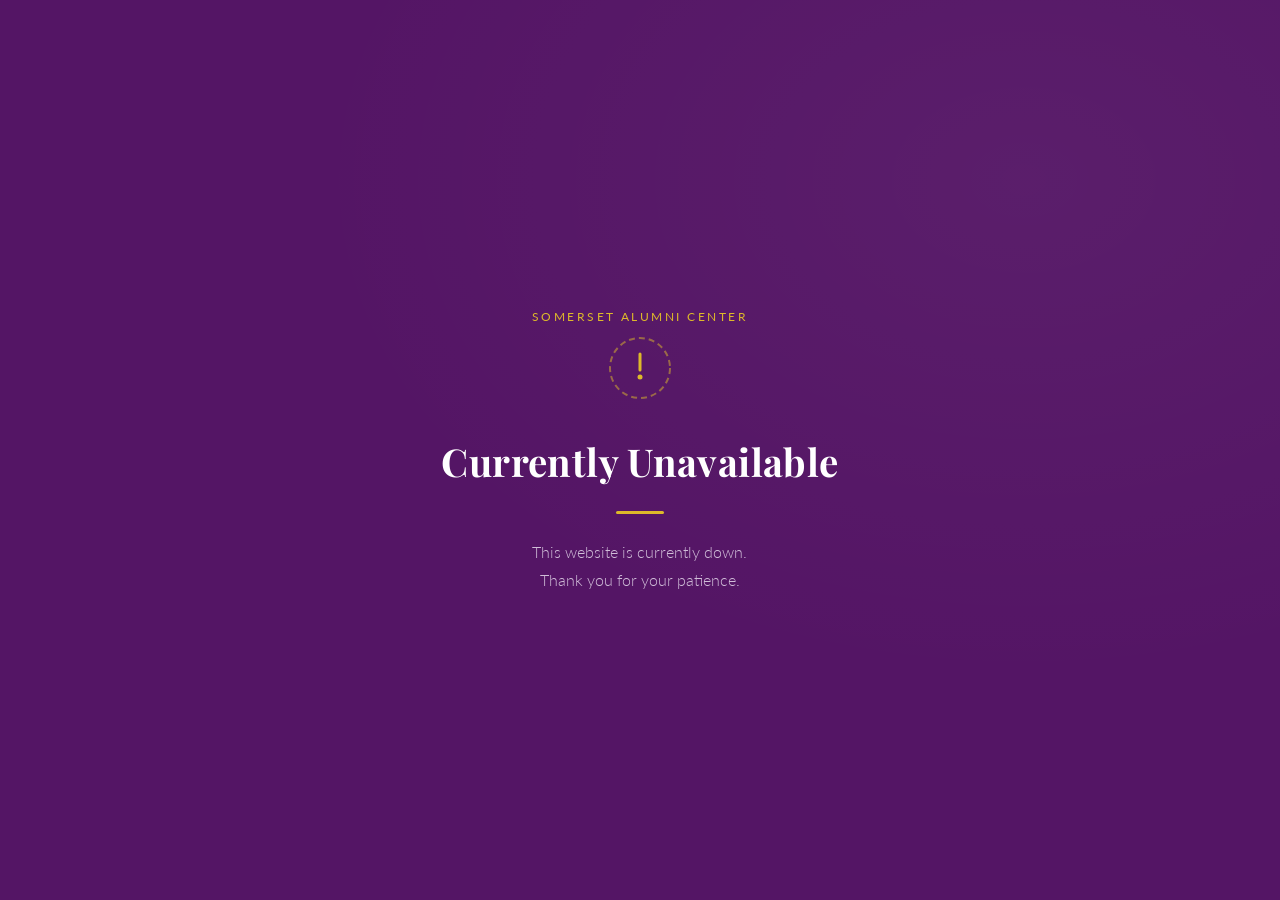
<file: unavailable.html>
<!DOCTYPE html>
<html lang="en" class="unavailable-html">
<head>
<meta charset="UTF-8">
<meta name="viewport" content="width=device-width, initial-scale=1.0">
<title>Somerset Alumni Center</title>
<link rel="icon" href="assets/favicon.ico" sizes="any">
<link rel="apple-touch-icon" sizes="760x760" href="assets/apple-touch-icon.png">
<link rel="manifest" href="manifest.json">
<meta name="theme-color" content="#541565">
<meta name="apple-mobile-web-app-capable" content="yes">
<meta name="apple-mobile-web-app-status-bar-style" content="default">
<meta name="apple-mobile-web-app-title" content="Alumni Center">
<link rel="stylesheet" href="assets/styles.css?v=20260816-lock-fix">
</head>
<body class="unavailable-page">
<div class="card">
  <p class="org">Somerset Alumni Center</p>

  <svg class="icon" viewBox="0 0 64 64" fill="none" xmlns="http://www.w3.org/2000/svg">
    <circle cx="32" cy="32" r="30" stroke="#DDB92A" stroke-width="2" stroke-dasharray="6 4" opacity="0.5"/>
    <path d="M32 18v16" stroke="#DDB92A" stroke-width="3" stroke-linecap="round"/>
    <circle cx="32" cy="41" r="2.5" fill="#DDB92A"/>
  </svg>

  <h1>Currently Unavailable</h1>
  <div class="divider"></div>
  <p>This website is currently down.<br>Thank you for your patience.</p>
</div>
</body>
</html>
</file>
<file: assets/styles.css>
﻿@import url('https://fonts.googleapis.com/css2?family=Inter:wght@300;400;500;600;700;800&family=DM+Mono:wght@400;500&display=swap');
@import url('https://fonts.googleapis.com/css2?family=Playfair+Display:wght@400;700;900&display=swap');
@import url('https://fonts.googleapis.com/css2?family=DM+Sans:wght@300;400;500;600&display=swap');
@import url('https://fonts.googleapis.com/css2?family=Lato:wght@300;400;700&display=swap');

/* Somerset Alumni Center shared stylesheet.
   Page styles are scoped by html/body classes so every page can use one file safely. */

*, *::before, *::after { box-sizing: border-box; margin: 0; padding: 0; }

/* Independent notice (index.html) */
html.notice-html { height: 100%; overflow: hidden; }

html.notice-html,
html.unavailable-html,
html.home-html,
html.scheduler-html,
html.public-calendar-html,
body.notice-page,
body.unavailable-page,
body.home-page,
body.scheduler-page,
body.public-calendar-page { overscroll-behavior: none; }

body.notice-page {
    --purple: #541565;
    --gold: #DDB92A;
    --light: #F7F1F9;
    --white: #fff;
    --radius-pill: 999px;
  }

body.notice-page {
    height: 100vh;
    height: 100dvh;
    overflow: hidden;
    background-color: var(--purple);
    background-image:
      radial-gradient(ellipse at 80% 20%, rgba(255,255,255,0.04) 0%, transparent 50%);
    display: flex;
    align-items: center;
    justify-content: center;
    font-family: 'Lato', sans-serif;
    color: var(--light);
    padding: 2rem;
  }

body.notice-page .card {
    text-align: center;
    max-width: 620px;
    animation: fadeUp 0.9s ease both;
  }

body.notice-page .icon {
    width: 64px;
    height: 64px;
    margin: 0 auto 2rem;
    opacity: 0.9;
    animation: fadeUp 0.9s 0.1s ease both;
  }

body.notice-page .divider {
    width: 48px;
    height: 3px;
    background: var(--gold);
    margin: 1.5rem auto;
    border-radius: 2px;
    animation: fadeUp 0.9s 0.2s ease both;
  }

body.notice-page h1 {
    font-family: 'Playfair Display', serif;
    font-size: clamp(1.8rem, 5vw, 2.7rem);
    font-weight: 700;
    letter-spacing: 0.01em;
    color: var(--white);
    animation: fadeUp 0.9s 0.15s ease both;
  }

body.notice-page .org {
    font-size: 0.78rem;
    font-weight: 400;
    letter-spacing: 0.2em;
    text-transform: uppercase;
    color: var(--gold);
    margin-bottom: 0.5rem;
    animation: fadeUp 0.9s 0.05s ease both;
  }

body.notice-page p {
    font-size: 1rem;
    font-weight: 300;
    line-height: 1.75;
    color: rgba(249,245,255,0.78);
    animation: fadeUp 0.9s 0.3s ease both;
  }

body.notice-page .confirm-btn {
    display: inline-flex;
    align-items: center;
    justify-content: center;
    min-width: 240px;
    margin-top: 2rem;
    padding: 0.85rem 1.4rem;
    border: 1.5px solid var(--gold);
    border-radius: var(--radius-pill);
    background: var(--gold);
    color: var(--white);
    font-family: 'Lato', sans-serif;
    font-size: 0.78rem;
    font-weight: 700;
    letter-spacing: 0.12em;
    text-transform: uppercase;
    text-decoration: none;
    cursor: pointer;
    transition: opacity 0.2s, transform 0.2s, background 0.2s;
    animation: fadeUp 0.9s 0.4s ease both;
  }

body.notice-page .confirm-btn:hover { transform: translateY(-1px); }

body.notice-page .confirm-btn[aria-disabled="true"] {
    opacity: 0.48;
    cursor: not-allowed;
    pointer-events: none;
    background: transparent;
    color: var(--gold);
  }

@keyframes fadeUp {
    from { opacity: 0; transform: translateY(18px); }
    to   { opacity: 1; transform: translateY(0); }
  }

/* Unavailable (unavailable.html) */
html.unavailable-html { height: 100%; overflow: hidden; }

body.unavailable-page {
    --purple: #541565;
    --gold: #DDB92A;
    --light: #F7F1F9;
    --white: #fff;
    --radius-pill: 999px;
  }

body.unavailable-page {
    height: 100vh;
    height: 100dvh;
    overflow: hidden;
    background-color: var(--purple);
    background-image:
      radial-gradient(ellipse at 80% 20%, rgba(255,255,255,0.04) 0%, transparent 50%);
    display: flex;
    align-items: center;
    justify-content: center;
    font-family: 'Lato', sans-serif;
    color: var(--light);
    padding: 2rem;
  }

body.unavailable-page .card {
    text-align: center;
    max-width: 520px;
    animation: fadeUp 0.9s ease both;
  }

body.unavailable-page .icon {
    width: 64px;
    height: 64px;
    margin: 0 auto 2rem;
    opacity: 0.9;
    animation: fadeUp 0.9s 0.1s ease both;
  }

body.unavailable-page .divider {
    width: 48px;
    height: 3px;
    background: var(--gold);
    margin: 1.5rem auto;
    border-radius: 2px;
    animation: fadeUp 0.9s 0.2s ease both;
  }

body.unavailable-page h1 {
    font-family: 'Playfair Display', serif;
    font-size: clamp(1.6rem, 5vw, 2.4rem);
    font-weight: 700;
    letter-spacing: 0.01em;
    color: var(--white);
    animation: fadeUp 0.9s 0.15s ease both;
  }

body.unavailable-page .org {
    font-size: 0.78rem;
    font-weight: 400;
    letter-spacing: 0.2em;
    text-transform: uppercase;
    color: var(--gold);
    margin-bottom: 0.5rem;
    animation: fadeUp 0.9s 0.05s ease both;
  }

body.unavailable-page p {
    font-size: 1rem;
    font-weight: 300;
    line-height: 1.75;
    color: rgba(249,245,255,0.75);
    animation: fadeUp 0.9s 0.3s ease both;
  }

body.unavailable-page .badge {
    display: inline-block;
    margin-top: 2rem;
    padding: 0.45rem 1.1rem;
    border: 1.5px solid rgba(221,185,42,0.4);
    border-radius: var(--radius-pill);
    font-size: 0.72rem;
    letter-spacing: 0.15em;
    text-transform: uppercase;
    color: var(--gold);
    animation: fadeUp 0.9s 0.4s ease both;
  }

@keyframes fadeUp {
    from { opacity: 0; transform: translateY(18px); }
    to   { opacity: 1; transform: translateY(0); }
  }

/* Home (home.html) */
body.home-page {
    --nav-height:    calc(74px + env(safe-area-inset-top, 0px));
    --purple:       #541565;
    --purple-mid:   var(--purple);
    --purple-light: var(--purple);
    --purple-pale:  #F7F1F9;
    --purple-muted: #DED1E5;
    --gold:         #DDB92A;
    --gold-light:   var(--gold);
    --gold-pale:    #FDF8E6;
    --white:        #fff;
    --off-white:    var(--purple-pale);
    --text:         #221428;
    --text-mid:     #6F5D76;
    --text-light:   var(--text-mid);
    --border:       rgba(84,21,101,0.1);
    --status-open:  #3ECF7A;
    --status-open-ring: rgba(62,207,122,0.2);
    --status-closed: var(--purple-muted);
    --status-closed-ring: rgba(84,21,101,0.12);
    --rate-city:    var(--purple);
    --rate-senior:  var(--purple);
    --radius-pill:  999px;
    --radius-medium:16px;
    --radius-large: 24px;
    --section-space: 88px;
    --grid-gap: 18px;
    --content-gap: 36px;
  }

body.home-page main { scroll-margin-top: var(--nav-height); }

@media (max-height: 600px) {
body.notice-page,
body.unavailable-page { padding: 1rem; }

body.notice-page .icon,
body.unavailable-page .icon {
    width: 48px;
    height: 48px;
    margin-bottom: 1rem;
}

body.notice-page .divider,
body.unavailable-page .divider { margin: 0.8rem auto; }

body.notice-page p,
body.unavailable-page p {
    font-size: 0.9rem;
    line-height: 1.5;
}

body.notice-page .confirm-btn,
body.unavailable-page .badge { margin-top: 1rem; }
}

html.home-html {
    scroll-behavior: smooth;
    background: #221428;
    overscroll-behavior-y: none;
  }

body.home-page .skip-link {
    position: fixed;
    top: 10px;
    left: 10px;
    z-index: 1000;
    padding: 12px 18px;
    border-radius: var(--radius-pill);
    background: var(--white);
    color: var(--purple);
    font-weight: 700;
    text-decoration: none;
    transform: translateY(-160%);
  }

body.home-page .skip-link:focus { transform: translateY(0); }

body.home-page {
    font-family: 'DM Sans', sans-serif;
    background: var(--white);
    color: var(--text);
    overflow-x: hidden;
    overscroll-behavior-y: none;
  }

/*NAV*/
body.home-page nav {
    position: sticky; top: 0; width: 100%; z-index: 100;
    background: var(--purple);
    display: flex; align-items: center; justify-content: space-between;
    padding: env(safe-area-inset-top, 0px) 48px 0;
    height: var(--nav-height);
    border-bottom: 3px solid var(--gold);
  }

body.home-page .nav-logo {
    display: inline-flex;
    align-items: center;
    text-decoration: none;
  }

body.home-page .nav-brand-group {
    display: flex;
    align-items: center;
    gap: 28px;
  }

body.home-page .nav-logo img {
    width: 64px;
    height: 64px;
    display: block;
  }

body.home-page nav ul { list-style: none; display: flex; gap: 36px; }

body.home-page nav ul a,
body.home-page .nav-staff {
    color: rgba(255,255,255,0.78);
    text-decoration: none;
    font-size: 0.82rem;
    font-weight: 600;
    letter-spacing: 0.08em;
    text-transform: uppercase;
    padding: 8px 14px;
    border-radius: var(--radius-pill);
    transition: background 0.18s, color 0.18s;
  }

body.home-page .nav-staff,
body.home-page .mobile-staff-link {
    display: inline-flex;
    align-items: center;
    gap: 7px;
  }

body.home-page .nav-lock-icon {
    width: 14px;
    height: 14px;
    flex: 0 0 14px;
  }

body.home-page .mobile-nav-panel .mobile-staff-link {
    position: relative;
    margin-top: 10px;
  }

body.home-page .mobile-nav-panel .mobile-staff-link::before {
    content: '';
    position: absolute;
    top: -5px;
    right: 0;
    left: 0;
    height: 1px;
    background: var(--purple-muted);
  }

body.home-page nav ul a:hover,
body.home-page .nav-staff:hover { background: rgba(255,255,255,0.14); color: var(--white); }

body.home-page .nav-right {
    display: flex;
    align-items: center;
    gap: 28px;
  }

body.home-page .nav-call,
body.home-page .nav-calendar {
    flex-shrink: 0;
    background: var(--gold);
    color: var(--white);
    font-weight: 700;
    font-size: 0.75rem;
    letter-spacing: 0.06em;
    text-transform: uppercase;
    text-decoration: none;
    height: 32px;
    padding: 0 18px;
    border-radius: var(--radius-pill);
    transition: background 0.18s, transform 0.15s;
    white-space: nowrap;
    display: inline-flex;
    align-items: center;
    justify-content: center;
    line-height: 1;
  }

body.home-page .nav-call:hover { background: var(--gold-light); color: var(--white); }

body.home-page .nav-calendar {
    background: var(--white);
    color: var(--purple);
    border: 1px solid var(--white);
    box-shadow: 0 3px 12px rgba(0,0,0,0.18);
    transition: background 0.18s, color 0.18s, border-color 0.18s;
}

body.home-page .nav-calendar:hover {
    background: var(--white);
    border-color: var(--white);
    color: var(--purple);
}

/*FACILITY STATUS (hero) â€” white pills, body.home-page green / grey-red dots*/
body.home-page .hero-status {
    display: flex;
    flex-wrap: wrap;
    justify-content: center;
    align-items: center;
    gap: 14px 18px;
    margin: 0 auto 6px;
    max-width: 720px;
    position: relative;
    z-index: 2;
    padding: 0 12px;
  }

body.home-page .hero-status-pill {
    display: flex;
    align-items: center;
    gap: 10px;
    background: var(--white);
    border-radius: var(--radius-pill);
    padding: 10px 20px;
    border: none;
  }

body.home-page .mobile-nav-menu { display: none; position: relative; }

body.home-page .mobile-nav-menu summary {
    min-width: 0;
    height: 32px;
    min-height: 0;
    padding: 0 18px;
    background: rgba(255,255,255,0.12);
    border: 1px solid rgba(255,255,255,0.28);
    border-radius: var(--radius-pill);
    color: var(--white);
    display: flex;
    align-items: center;
    justify-content: center;
    font-family: 'DM Sans', sans-serif;
    font-size: 0.75rem;
    font-weight: 700;
    letter-spacing: 0.06em;
    line-height: 1;
    text-transform: uppercase;
    cursor: pointer;
    list-style: none;
  }

body.home-page .mobile-nav-menu summary::-webkit-details-marker { display: none; }

body.home-page .mobile-nav-menu summary:hover {
    background: var(--white);
    border-color: var(--white);
    color: var(--purple);
  }

body.home-page .mobile-nav-panel {
    position: fixed;
    top: calc(var(--nav-height) + 8px);
    right: 16px;
    width: min(280px, calc(100vw - 32px));
    padding: 10px;
    border: 1px solid var(--purple-muted);
    border-radius: var(--radius-medium);
    background: var(--white);
    color: var(--text);
  }

body.home-page .mobile-nav-panel span {
    display: block;
    padding: 8px 12px 6px;
    color: var(--text-mid);
    font-size: 0.65rem;
    font-weight: 700;
    letter-spacing: 0.12em;
    text-transform: uppercase;
  }

body.home-page .mobile-nav-panel a {
    min-height: 48px;
    padding: 12px;
    border-radius: 10px;
    color: var(--purple);
    display: flex;
    align-items: center;
    font-size: 0.9rem;
    font-weight: 700;
    text-decoration: none;
  }

body.home-page .mobile-nav-panel a:hover { background: var(--purple-pale); }

body.home-page .hero-status-area {
    font-weight: 600;
    letter-spacing: 0.07em;
    text-transform: uppercase;
    font-size: 0.72rem;
    color: var(--text-mid);
  }

body.home-page .facility-status-dot {
    width: 12px;
    height: 12px;
    border-radius: 50%;
    flex-shrink: 0;
    background: var(--status-closed);
    outline: 3px solid var(--status-closed-ring);
    transition: background 0.2s, outline-color 0.2s;
  }

body.home-page .facility-status-dot.is-open {
    background: var(--status-open);
    outline: 3px solid var(--status-open-ring);
  }

body.home-page .facility-status-dot.is-closed {
    background: var(--status-closed);
    outline: 3px solid var(--status-closed-ring);
  }

body.home-page .facility-status-label {
    font-weight: 700;
    letter-spacing: 0.02em;
    color: var(--purple);
    font-size: 0.88rem;
  }

body.home-page .hero-status-hint {
    width: fit-content;
    max-width: calc(100vw - 32px);
    text-align: center;
    font-size: 0.9rem;
    line-height: 1.55;
    color: rgba(255,255,255,0.82);
    margin: 4px auto 12px;
    position: relative;
    z-index: 2;
    padding: 0 16px;
    white-space: normal;
    display: block;
    align-items: center;
    justify-content: center;
    line-height: 1;
  }

body.home-page .mobile-hours-break { display: none; }

/*HERO*/
body.home-page .hero {
    min-height: calc(100svh - var(--nav-height));
    min-height: calc(var(--viewport-height, 100dvh) - var(--nav-height));
    background: var(--purple);
    background-image:
      radial-gradient(ellipse at 80% 20%, rgba(255,255,255,0.04) 0%, transparent 50%);
    display: flex; flex-direction: column;
    align-items: center; justify-content: center;
    text-align: center;
    padding: 36px 24px 72px;
    position: relative;
    overflow: hidden;
  }

body.home-page .hero-badge {
    display: inline-block;
    background: rgba(221,185,42,0.12);
    border: none;
    color: var(--gold-light);
    font-size: 0.7rem;
    font-weight: 700;
    letter-spacing: 0.14em;
    text-transform: uppercase;
    padding: 6px 20px;
    border-radius: var(--radius-pill);
    margin-bottom: 28px;
    position: relative;
  }

body.home-page .hero-sub {
    font-size: 0.9rem;
    color: rgba(255,255,255,0.74);
    font-weight: 400;
    letter-spacing: 0.1em;
    text-transform: uppercase;
    margin-bottom: 20px;
    position: relative;
  }

body.home-page .hero h1 {
    font-family: 'Playfair Display', serif;
    font-size: clamp(2.8rem, 6vw, 5rem);
    font-weight: 900;
    color: var(--white);
    line-height: 1.1;
    margin-bottom: 24px;
    position: relative;
  }

body.home-page .hero h1 em { font-style: normal; color: var(--gold-light); }

body.home-page .hero p {
    max-width: 500px;
    font-size: 1.05rem;
    color: rgba(255,255,255,0.78);
    line-height: 1.75;
    margin-bottom: 44px;
    position: relative;
  }

body.home-page .hero-cta {
    display: inline-block;
    background: var(--gold);
    color: var(--white);
    font-weight: 700;
    font-size: 0.95rem;
    padding: 15px 40px;
    border-radius: var(--radius-pill);
    text-decoration: none;
    cursor: pointer;
    border: none;
    transition: background 0.18s, transform 0.15s;
    position: relative;
    letter-spacing: 0.03em;
  }

/*FACILITIES STRIP*/
body.home-page .facilities {
    background: var(--off-white);
    padding: 14px 40px;
    display: flex;
    justify-content: center;
    flex-wrap: wrap;
    gap: 10px;
  }

body.home-page .facility-item {
    display: flex; align-items: center; gap: 9px;
    background: var(--white);
    color: var(--text-mid);
    font-size: 0.78rem;
    font-weight: 600;
    letter-spacing: 0.07em;
    padding: 12px 20px;
    border: none;
    border-radius: var(--radius-pill);
    text-transform: uppercase;
  }

body.home-page .facility-item .dot {
    width: 5px; height: 5px;
    border-radius: 50%;
    background: var(--gold);
    flex-shrink: 0;
  }

/*SHARED*/
body.home-page section {
    padding: var(--section-space) 24px;
    scroll-margin-top: var(--nav-height);
  }

body.home-page #rates,
body.home-page #classes,
body.home-page #complimentary { padding-block: 72px; }

body.home-page .container { max-width: 1100px; margin: 0 auto; }

body.home-page .section-label {
    font-size: 0.68rem;
    font-weight: 700;
    letter-spacing: 0.18em;
    text-transform: uppercase;
    color: var(--gold);
    margin-bottom: 10px;
  }

body.home-page .section-label.on-dark { color: var(--gold-light); }

body.home-page .section-title {
    font-family: 'Playfair Display', serif;
    font-size: clamp(1.9rem, 4vw, 2.8rem);
    font-weight: 700;
    color: var(--text);
    line-height: 1.2;
    margin-bottom: 14px;
  }

body.home-page .section-title.light { color: var(--white); }

body.home-page .section-intro {
    font-size: 1rem;
    color: var(--text-mid);
    max-width: 580px;
    line-height: 1.75;
    margin-bottom: 52px;
  }

body.home-page .section-intro.light { color: rgba(255,255,255,0.6); }

body.home-page .section-intro.compact { margin-bottom: 0; }

body.home-page .section-intro.team-intro { margin-bottom: 36px; }

/*ABOUT*/
body.home-page #about { background: var(--white); }

body.home-page .about-grid {
    display: grid;
    grid-template-columns: 1fr 1fr;
    gap: 28px;
    margin-top: 12px;
  }

body.home-page .person-card {
    background: var(--white);
    border-radius: var(--radius-large);
    border: none;
    overflow: hidden;
    transition: transform 0.2s;
  }

body.home-page .person-card:hover { transform: translateY(-3px); }

body.home-page .person-accent-bar { height: 5px; background: var(--purple); }

body.home-page .person-card.gold-card .person-accent-bar { background: var(--gold); }

body.home-page .person-photo-area {
    width: 100%;
    height: 500px;
    background: var(--purple-pale);
    border-bottom: none;
    overflow: hidden;
    display: flex; align-items: center; justify-content: center;
  }

body.home-page .person-card.gold-card .person-photo-area { background: var(--gold-pale); }

body.home-page .person-photo-area img {
    width: 100%; height: 100%;
    object-fit: cover;
    object-position: center;
    display: block;
  }

body.home-page .person-initials-lg {
    width: 72px; height: 72px;
    border-radius: 50%;
    background: var(--purple);
    display: flex; align-items: center; justify-content: center;
    font-family: 'Playfair Display', serif;
    font-size: 1.6rem;
    color: var(--white);
    font-weight: 700;
  }

body.home-page .person-card.gold-card .person-initials-lg { background: var(--gold); }

body.home-page .person-body { padding: 28px 32px 32px; }

body.home-page .person-name {
    font-family: 'Playfair Display', serif;
    font-size: 1.35rem;
    font-weight: 700;
    color: var(--text);
    margin-bottom: 4px;
  }

body.home-page .person-role {
    font-size: 0.72rem;
    font-weight: 700;
    letter-spacing: 0.12em;
    text-transform: uppercase;
    color: var(--purple-light);
    margin-bottom: 18px;
  }

body.home-page .person-card.gold-card .person-role { color: var(--gold); }

body.home-page .person-bio { font-size: 0.93rem; color: var(--text-mid); line-height: 1.75; }

body.home-page .person-bio p + p { margin-top: 12px; }

body.home-page .person-bio em { font-style: italic; color: var(--text-light); }

body.home-page .facility-info {
    background: var(--purple);
    border-radius: var(--radius-large);
    padding: 56px;
    margin-top: 0;
    display: grid;
    grid-template-columns: 1fr 1.15fr;
    gap: 52px;
    align-items: start;
  }

body.home-page .about-grid + .facility-info { margin-top: var(--section-space); }

body.home-page .facility-info .section-label { color: var(--gold-light); }

body.home-page .facility-info h2 {
    font-family: 'Playfair Display', serif;
    font-size: clamp(1.5rem, 3vw, 2rem);
    color: var(--white);
    margin-bottom: 18px;
    line-height: 1.3;
  }

body.home-page .facility-info p { color: rgba(255,255,255,0.78); font-size: 0.93rem; line-height: 1.75; margin-bottom: 14px; }

body.home-page .stat-row { display: flex; gap: 36px; margin-top: 28px; }

body.home-page .stat-num {
    font-family: 'Playfair Display', serif;
    font-size: 1.9rem;
    font-weight: 700;
    color: var(--gold-light);
    line-height: 1;
    margin-bottom: 4px;
  }

body.home-page .stat-lbl { font-size: 0.72rem; color: rgba(255,255,255,0.72); text-transform: uppercase; letter-spacing: 0.08em; }

body.home-page .feature-list { list-style: none; display: flex; flex-direction: column; gap: 13px; margin-top: 4px; }

body.home-page .feature-list li { display: flex; align-items: flex-start; gap: 13px; color: rgba(255,255,255,0.82); font-size: 0.9rem; line-height: 1.55; }

body.home-page .feature-list .chk {
    width: 8px;
    height: 8px;
    border-radius: 50%;
    background: var(--gold-light);
    flex-shrink: 0;
    margin-top: 0.42em;
  }

/*WIZARD*/
body.home-page #membership {
    min-height: calc(100svh - var(--nav-height));
    min-height: calc(var(--viewport-height, 100dvh) - var(--nav-height));
    scroll-margin-top: var(--nav-height);
    background: var(--purple);
    display: flex;
    align-items: center;
    padding-block: clamp(32px, 7dvh, var(--section-space));
  }

body.home-page #membership > .container {
    width: 100%;
  }

body.home-page .wizard-card {
    background: rgba(255,255,255,0.06);
    border: none;
    border-radius: var(--radius-large);
    padding: 48px;
    width: min(660px, 100%);
    margin: 0 auto;
  }

body.home-page .step-indicator { display: flex; gap: 7px; margin-bottom: 36px; }

body.home-page .step-dot { width: 7px; height: 7px; border-radius: 50%; background: rgba(255,255,255,0.2); transition: all 0.3s; }

body.home-page .step-dot.active { background: var(--gold-light); width: 22px; border-radius: var(--radius-pill); }

body.home-page .step-dot.done { background: rgba(221,185,42,0.45); }

body.home-page .wizard-step { display: none; }

body.home-page .wizard-step.active { display: block; animation: fadeUp 0.28s ease; }

@keyframes fadeUp { from { opacity:0; transform:translateY(8px); } to { opacity:1; transform:translateY(0); } }

body.home-page .wizard-question { font-family: 'Playfair Display', serif; font-size: 1.45rem; color: var(--white); margin-bottom: 8px; line-height: 1.3; }

body.home-page .wizard-sub { font-size: 0.87rem; color: rgba(255,255,255,0.76); margin-bottom: 28px; }

body.home-page .option-grid { display: grid; grid-template-columns: 1fr 1fr; gap: 11px; }

body.home-page .option-grid.single-column { grid-template-columns: 1fr; }

body.home-page .option-btn {
    background: rgba(255,255,255,0.05);
    border: 1px solid rgba(255,255,255,0.14);
    border-radius: var(--radius-pill);
    padding: 17px 14px;
    color: rgba(255,255,255,0.85);
    font-family: 'DM Sans', sans-serif;
    font-size: 0.92rem;
    font-weight: 500;
    cursor: pointer;
    text-align: center;
    transition: all 0.18s;
    line-height: 1.4;
  }

body.home-page .option-btn:hover, body.home-page .option-btn.selected { background: rgba(221,185,42,0.14); border-color: var(--gold-light); color: var(--gold-light); }

body.home-page .option-btn:disabled { opacity: 0.3; cursor: not-allowed; }

body.home-page .opt-desc { font-size: 0.73rem; opacity: 0.78; display: block; margin-top: 2px; }

body.home-page .wizard-nav { display: flex; gap: 11px; margin-top: 26px; align-items: center; }

body.home-page .btn-back {
    background: none; border: 1px solid rgba(255,255,255,0.18); color: rgba(255,255,255,0.55);
    padding: 11px 22px; border-radius: var(--radius-pill); font-family: 'DM Sans', sans-serif; font-size: 0.88rem; cursor: pointer; transition: all 0.18s;
  }

body.home-page .btn-back:hover { border-color: rgba(255,255,255,0.4); color: var(--white); }

body.home-page .btn-next {
    background: var(--gold); border: none; color: var(--white);
    padding: 11px 30px; border-radius: var(--radius-pill); font-family: 'DM Sans', sans-serif; font-size: 0.92rem; font-weight: 700; cursor: pointer; transition: background 0.18s;
  }

body.home-page .btn-next:hover { background: var(--gold-light); }

body.home-page .btn-next:disabled { opacity: 0.35; cursor: not-allowed; }

body.home-page .result-box {
    background: rgba(255,255,255,0.05); border: none;
    border-radius: var(--radius-large); padding: 30px; margin-top: 6px;
  }

body.home-page .result-box h3 { font-family: 'Playfair Display', serif; font-size: 1.4rem; color: var(--white); margin-bottom: 18px; }

body.home-page .result-tier { display: flex; flex-direction: column; gap: 10px; margin-bottom: 20px; }

body.home-page .result-item {
    display: grid;
    grid-template-columns: minmax(0, 1fr) auto;
    gap: 12px;
    align-items: center;
    padding: 13px 16px; border-radius: var(--radius-medium);
    background: rgba(255,255,255,0.04); border: none;
  }

body.home-page .result-item.best { background: rgba(221,185,42,0.13); }

body.home-page .result-item .tier-name { font-weight: 600; color: var(--white); font-size: 0.87rem; }

body.home-page .result-item .tier-price { font-weight: 700; color: var(--gold-light); font-size: 1rem; }

body.home-page .best-badge {
    font-size: 0.62rem; background: var(--gold); color: var(--white);
    padding: 2px 8px; border-radius: var(--radius-pill); font-weight: 700; letter-spacing: 0.06em;
    text-transform: uppercase; margin-left: 8px; vertical-align: middle;
  }

body.home-page .rate-qualifier {
    font-size: 0.7rem;
    color: rgba(255,255,255,0.32);
    margin-left: 6px;
  }

body.home-page .rate-ineligible {
    font-size: 0.7rem;
    color: rgba(255,255,255,0.22);
    margin-left: 6px;
  }

body.home-page .unavailable-result { color: rgba(255,255,255,0.55); }

body.home-page .result-note { font-size: 0.83rem; color: rgba(255,255,255,0.76); line-height: 1.65; }

body.home-page .btn-restart {
    background: none; border: 1px solid rgba(255,255,255,0.18); color: rgba(255,255,255,0.6);
    padding: 9px 20px; border-radius: var(--radius-pill); font-family: 'DM Sans', sans-serif;
    font-size: 0.83rem; cursor: pointer; margin-top: 18px; transition: all 0.18s;
  }

body.home-page .btn-restart:hover { border-color: rgba(255,255,255,0.45); color: var(--white); }

/*RATES*/
body.home-page #rates { background: var(--off-white); }

body.home-page .rates-grid { display: grid; grid-template-columns: repeat(auto-fit, minmax(232px, 1fr)); gap: var(--grid-gap); margin-bottom: var(--content-gap); }

body.home-page .rate-card {
    border-radius: var(--radius-large);
    overflow: hidden;
    border: none;
    background: var(--white);
  }

body.home-page .rate-card-header { padding: 20px 22px 15px; background: var(--purple); color: var(--white); }

body.home-page .rate-card-header.alumni { background: var(--purple-mid); }

body.home-page .rate-card-header.city { background: var(--rate-city); }

body.home-page .rate-card-header.senior { background: var(--rate-senior); }

body.home-page .rate-type { font-size: 0.62rem; font-weight: 700; letter-spacing: 0.14em; text-transform: uppercase; opacity: 0.6; margin-bottom: 4px; }

body.home-page .rate-card-header h3 { font-family: 'Playfair Display', serif; font-size: 1.05rem; font-weight: 700; }

body.home-page .rate-card-body { padding: 18px 22px; }

body.home-page .rate-row { display: flex; justify-content: space-between; align-items: center; padding: 7px 0; border-bottom: 1px solid var(--border); font-size: 0.87rem; }

body.home-page .rate-row:last-child { border-bottom: none; padding-bottom: 0; }

body.home-page .rate-label { color: var(--text-light); }

body.home-page .rate-price { font-weight: 700; color: var(--text); }

body.home-page .rate-na { color: var(--purple-muted); font-style: italic; font-size: 0.78rem; }

body.home-page .extras-grid { display: grid; grid-template-columns: repeat(auto-fit, minmax(200px, 1fr)); gap: var(--grid-gap); margin-top: 0; }

body.home-page .extra-card {
    display: grid;
    min-height: 110px;
    margin-left: 10px;
    padding: 0;
    border: none;
    border-radius: var(--radius-large);
    background: transparent;
  }

body.home-page .extra-card::before {
    content: "";
    grid-area: 1 / 1;
    border-radius: inherit;
    background: var(--purple);
    transform: translateX(-10px);
  }

body.home-page .extra-card-front {
    grid-area: 1 / 1;
    position: relative;
    display: block;
    min-height: 110px;
    padding: 24px 34px 24px 28px;
    border-radius: var(--radius-large);
    background: var(--white);
  }

body.home-page .extra-card h4 { font-weight: 700; font-size: 0.9rem; margin-bottom: 8px; color: var(--text); }

body.home-page .extra-card p { font-size: 0.85rem; color: var(--text-mid); line-height: 1.65; }

/*COMPLIMENTARY*/
body.home-page #complimentary { background: var(--off-white); }

body.home-page .comp-grid { display: grid; grid-template-columns: repeat(auto-fit, minmax(210px, 1fr)); gap: var(--grid-gap); margin-top: var(--content-gap); }

body.home-page .comp-item {
    display: grid;
    min-height: 62px;
    margin-left: 10px;
    background: transparent;
    border: none;
    border-radius: var(--radius-large);
    padding: 0;
    font-size: 0.87rem; color: var(--text); font-weight: 500;
    line-height: 1.4;
  }

body.home-page .comp-item::before {
    content: "";
    grid-area: 1 / 1;
    display: block;
    border-radius: inherit;
    background: var(--purple);
    transform: translateX(-10px);
  }

body.home-page .comp-item-front {
    grid-area: 1 / 1;
    position: relative;
    display: flex;
    align-items: flex-start;
    min-height: 62px;
    padding: 18px 32px 18px 28px;
    border-radius: var(--radius-large);
    background: var(--white);
  }

/*PARTY*/
body.home-page .party-banner {
    background: var(--purple); border-radius: var(--radius-large); padding: 44px 48px;
    display: flex; align-items: center; justify-content: space-between; gap: 24px;
    margin-top: var(--content-gap); flex-wrap: wrap; border: none;
  }

body.home-page .party-banner h3 { font-family: 'Playfair Display', serif; font-size: 1.7rem; color: var(--white); margin-bottom: 8px; }

body.home-page .party-banner p { color: rgba(255,255,255,0.78); font-size: 0.92rem; max-width: 440px; line-height: 1.65; }

body.home-page .party-cta {
    display: inline-block; background: var(--gold); color: var(--white); font-weight: 700;
    padding: 13px 30px; border-radius: var(--radius-pill); text-decoration: none; font-size: 0.92rem;
    white-space: nowrap; flex-shrink: 0; transition: background 0.18s;
  }

body.home-page .party-cta:hover { background: var(--gold-light); }

/*CLASSES*/
body.home-page #classes { background: var(--off-white); }

body.home-page .class-grid {
    display: grid;
    grid-template-columns: repeat(3, minmax(0, 1fr));
    gap: var(--grid-gap);
  }

body.home-page .class-card {
    overflow: hidden;
    border: none;
    border-radius: var(--radius-large);
    background: var(--white);
  }

body.home-page .class-card-header {
    min-height: 112px;
    padding: 22px 22px 20px;
    background: var(--purple);
    color: var(--white);
    display: flex;
    align-items: flex-start;
    justify-content: space-between;
    gap: 16px;
  }

body.home-page .class-category {
    margin-bottom: 5px;
    color: var(--gold-light);
    font-size: 0.62rem;
    font-weight: 700;
    letter-spacing: 0.14em;
    text-transform: uppercase;
  }

body.home-page .class-card h3 {
    font-family: 'Playfair Display', serif;
    font-size: 1.25rem;
    line-height: 1.2;
  }

body.home-page .class-price {
    flex-shrink: 0;
    padding: 7px 11px;
    border-radius: var(--radius-pill);
    background: var(--gold);
    color: var(--white);
    font-size: 0.78rem;
    font-weight: 700;
  }

body.home-page .class-price.included { font-size: 0.68rem; }

body.home-page .class-card-body { padding: 22px; }

body.home-page .class-instructor {
    margin-bottom: 17px;
    color: var(--purple);
    font-size: 0.72rem;
    font-weight: 700;
    letter-spacing: 0.1em;
    text-transform: uppercase;
  }

body.home-page .class-times { list-style: none; }

body.home-page .class-times li {
    padding: 9px 0;
    border-bottom: 1px solid var(--border);
    display: flex;
    justify-content: space-between;
    gap: 16px;
    color: var(--text-mid);
    font-size: 0.82rem;
    line-height: 1.4;
  }

body.home-page .class-times li:first-child { padding-top: 0; }
body.home-page .class-times li:last-child { border-bottom: 0; }
body.home-page .class-times strong { color: var(--text); font-weight: 600; }
body.home-page .class-times span { text-align: right; }

body.home-page .class-note {
    margin-top: 14px;
    padding-top: 14px;
    border-top: 1px solid var(--border);
    color: var(--text-mid);
    font-size: 0.78rem;
    line-height: 1.55;
  }

body.home-page .class-note a { color: var(--purple); font-weight: 700; }

body.home-page a:focus-visible,
body.home-page button:focus-visible,
body.home-page summary:focus-visible {
    outline: 3px solid var(--gold);
    outline-offset: 3px;
  }

body.home-page .nav-call:focus-visible,
body.home-page .hero-cta:focus-visible,
body.home-page .party-cta:focus-visible,
body.home-page .btn-next:focus-visible { outline-color: var(--white); }

/*FOOTER*/
body.home-page footer {
    background: var(--text); color: rgba(255,255,255,0.74); text-align: center;
    padding: 44px 24px; font-size: 0.83rem; line-height: 1.9;
  }

body.home-page footer strong { color: rgba(255,255,255,0.78); }

body.home-page .footer-note {
    font-size: 0.76rem;
    opacity: 0.82;
  }

@media (max-width: 1320px) {
body.home-page nav ul { display: none; }
body.home-page .nav-staff { display: none; }
body.home-page .mobile-nav-menu { display: block; }
}

@media (max-width: 820px) {
body.home-page .about-grid { grid-template-columns: 1fr; }

body.home-page .class-grid { grid-template-columns: repeat(2, minmax(0, 1fr)); }

body.home-page .facility-info { grid-template-columns: 1fr; padding: 36px 28px; }

body.home-page .facility-info > * { min-width: 0; }

body.home-page .stat-row {
    flex-wrap: wrap;
    gap: 24px;
  }

}

@media (max-width: 640px) {
body.home-page nav { padding-right: 9px; padding-left: 20px; }

body.home-page .nav-right { gap: 5px; }

body.home-page nav ul { gap: 16px; }

body.home-page nav ul a { font-size: 0.73rem; }

body.home-page .nav-call,
body.home-page .nav-calendar,
body.home-page .mobile-nav-menu summary {
    height: 32px;
    min-height: 0;
    padding: 0 14px;
  }

body.home-page .hero-status { gap: 10px 14px; }

body.home-page .hero-status-pill { padding: 8px 16px; gap: 8px; }

body.home-page .hero-status-area { font-size: 0.68rem; }

body.home-page .facility-status-label { font-size: 0.8rem; }

body.home-page .hero-status-hint {
    max-width: calc(100vw - 40px);
    padding: 0;
    font-size: 0.84rem;
    line-height: 1.45;
}

body.home-page .mobile-hours-break { display: initial; }

body.home-page .extra-card::before,
body.home-page .comp-item::before {
    margin-top: 1px;
    margin-bottom: 1px;
}

body.home-page #membership {
    height: auto;
    min-height: calc(100svh - var(--nav-height));
    min-height: calc(var(--viewport-height, 100dvh) - var(--nav-height));
    align-items: center;
    padding-top: clamp(24px, 4dvh, 48px);
    padding-bottom: clamp(24px, 4dvh, 48px);
}

body.home-page .result-box { padding: 22px 14px; }

body.home-page .result-item { padding: 13px 14px; }

body.home-page .result-item .tier-name {
    display: block;
    min-width: 0;
    line-height: 1.3;
}

body.home-page .best-badge,
body.home-page .rate-qualifier,
body.home-page .rate-ineligible {
    display: table;
    margin-top: 4px;
    margin-left: 0;
}

body.home-page .best-badge {
    font-size: 0.58rem;
}

body.home-page .result-item .tier-price {
    max-width: 5.5ch;
    text-align: right;
    line-height: 1.35;
}

body.home-page .wizard-card { padding: 28px 18px; }

body.home-page .party-banner { flex-direction: column; align-items: flex-start; padding: 32px 28px; }

body.home-page .facilities { padding: 14px 16px; }

body.home-page .facility-item { font-size: 0.72rem; padding: 14px 12px; }

body.home-page #rates,
body.home-page #classes,
body.home-page #complimentary { padding-block: 56px; }

body.home-page .class-grid { grid-template-columns: 1fr; }

body.home-page .class-card-header { min-height: 0; }
}

@media (max-width: 420px) {
body.home-page nav ul { display: none; }

body.home-page nav { padding-right: 9px; padding-left: 20px; }

body.home-page .nav-right { gap: 5px; }

body.home-page .nav-logo img { width: 64px; height: 64px; }

body.home-page .nav-call,
body.home-page .nav-calendar { padding: 0 10px; }

body.home-page .mobile-nav-panel {
    right: 8px;
    width: calc(100vw - 16px);
  }
}

@media (prefers-reduced-motion: reduce) {
html.home-html { scroll-behavior: auto; }

body.home-page *,
body.home-page *::before,
body.home-page *::after {
    animation-duration: 0.01ms !important;
    animation-iteration-count: 1 !important;
    transition-duration: 0.01ms !important;
  }
}

/* Shift scheduler (scheduler.html) */
body.scheduler-page {
    --purple:        #541565;
    --purple-hover:  var(--purple);
    --purple-pale:   #F7F1F9;
    --purple-muted:  #DED1E5;
    --gold:          #DDB92A;
    --gold-hover:    var(--gold);
    --white:         #fff;
    --text:          #221428;
    --text-muted:    #6F5D76;
    --print-muted:   var(--text-muted);
    --border:        var(--purple-muted);
    --surface-muted: var(--purple-pale);
    --sunday-muted:  var(--purple-muted);
    --gold-pale:     #FDF8E6;
    --warning:       #7a2710;
    --edit-border:   var(--purple-muted);
    --danger:        #B42318;
    --danger-pale:   #FFF1F0;
    --danger-border: #F2B8B5;
    --success:       #15803d;
    --success-pale:  #ecfdf3;
    --success-border:#86efac;
    --focus-ring:    rgba(84,21,101,0.18);
    --radius-pill:   999px;
    --radius-medium: 16px;
    --radius-large:  24px;
    --motion-fast:   150ms;
    --motion-ease:   cubic-bezier(0.2, 0, 0.2, 1);
    --button-lift:   -1px;
  }

body.scheduler-page {
    font-family: 'Inter', sans-serif;
    background: var(--white);
    color: var(--text);
    height: 100vh;
    height: 100dvh;
    overflow: hidden;
    display: flex;
    flex-direction: column;
  }

/*-- HEADER --*/
body.scheduler-page header {
    position: sticky;
    top: 0;
    z-index: 100;
    background: var(--purple);
    color: var(--white);
    padding: env(safe-area-inset-top, 0px) 48px 0;
    display: flex;
    align-items: center;
    gap: 28px;
    flex-shrink: 0;
    border-bottom: 3px solid var(--gold);
    height: calc(74px + env(safe-area-inset-top, 0px));
  }

body.scheduler-page .header-left {
    display: flex;
    align-items: center;
    flex-shrink: 0;
  }

body.scheduler-page .logo {
    display: inline-flex;
    align-items: center;
    text-decoration: none;
  }

body.scheduler-page .logo img {
    width: 64px;
    height: 64px;
    display: block;
  }

/*-- CAL TOGGLE --*/
body.scheduler-page .cal-toggle {
    display: flex;
    align-items: center;
    height: 32px;
    min-height: 32px;
    background: rgba(255,255,255,0.14);
    border: 1px solid rgba(255,255,255,0.24);
    border-radius: var(--radius-pill);
    padding: 0;
    gap: 2px;
    margin: auto 0;
    overflow: hidden;
    flex-shrink: 0;
  }

body.scheduler-page .cal-toggle-btn {
    padding: 6px 16px;
    border-radius: var(--radius-pill);
    border: none;
    font-family: inherit;
    font-size: 12px;
    font-weight: 700;
    cursor: pointer;
    display: inline-flex;
    align-items: center;
    justify-content: center;
    line-height: 1;
    transition:
      background var(--motion-fast) var(--motion-ease),
      color var(--motion-fast) var(--motion-ease);
    color: rgba(255,255,255,0.78);
    background: transparent;
    letter-spacing: 0.2px;
  }

body.scheduler-page .cal-toggle-btn.active {
    background: var(--white);
    color: var(--purple);
  }

body.scheduler-page .cal-toggle-btn:not(.active):hover {
    color: var(--white);
    background: rgba(255,255,255,0.16);
  }

body.scheduler-page .cal-toggle .cal-toggle-btn {
    height: 32px;
    border-radius: var(--radius-pill);
}

body.scheduler-page .header-nav {
    display: flex;
    align-items: center;
    gap: 10px;
    margin-left: auto;
    flex-shrink: 0;
  }

body.scheduler-page .nav-arrow {
    background: rgba(255,255,255,0.12);
    color: var(--white);
    border: 1px solid rgba(255,255,255,0.28);
    width: 32px;
    height: 32px;
    border-radius: var(--radius-pill);
    font-size: 14px;
    cursor: pointer;
    display: flex;
    align-items: center;
    justify-content: center;
    line-height: 1;
    padding: 0;
    transition:
      background var(--motion-fast) var(--motion-ease),
      border-color var(--motion-fast) var(--motion-ease),
      color var(--motion-fast) var(--motion-ease);
    flex-shrink: 0;
  }

body.scheduler-page .nav-arrow svg {
    width: 14px;
    height: 14px;
    display: block;
    stroke: currentColor;
  }

body.scheduler-page .nav-arrow:hover {
    background: var(--white);
    border-color: var(--white);
    color: var(--purple);
  }

body.scheduler-page .today-btn,
body.scheduler-page .staff-logout-link {
    width: auto;
    padding: 0 11px;
    font-size: 11px;
    font-weight: 700;
    letter-spacing: 0.2px;
  }

body.scheduler-page .month-label {
    font-size: 15px;
    font-weight: 700;
    min-width: 170px;
    text-align: center;
    color: var(--white);
  }

body.scheduler-page .print-btn {
    background: var(--gold);
    color: var(--white);
    border: 1px solid var(--gold);
    padding: 7px 16px;
    border-radius: var(--radius-pill);
    font-family: inherit;
    font-size: 12px;
    font-weight: 700;
    cursor: pointer;
    display: inline-flex;
    align-items: center;
    justify-content: center;
    line-height: 1;
    transition:
      background var(--motion-fast) var(--motion-ease),
      border-color var(--motion-fast) var(--motion-ease);
    letter-spacing: 0.2px;
    height: 32px;
  }

body.scheduler-page header > .public-calendar-btn {
    height: 32px;
    padding-top: 0;
    padding-bottom: 0;
  }

body.scheduler-page .print-btn:hover {
    background: var(--gold-hover);
    border-color: var(--gold-hover);
  }

body.scheduler-page .print-label-short { display: none; }

body.scheduler-page .staff-logout-link {
    min-height: 32px;
    text-decoration: none;
    white-space: nowrap;
  }

/*-- WORKSPACE --*/
body.scheduler-page .workspace {
    display: flex;
    flex: 1;
    overflow: hidden;
  }

/*-- CAL TYPE INDICATOR --*/
body.scheduler-page .cal-type-bar {
    background: var(--purple-pale);
    color: var(--purple);
    text-align: center;
    font-size: 11px;
    font-weight: 700;
    letter-spacing: 0.8px;
    text-transform: uppercase;
    padding: 4px 0;
    flex-shrink: 0;
    opacity: 0.92;
  }

/*-- CALENDAR PANEL --*/
body.scheduler-page .calendar-panel {
    flex: 1;
    display: flex;
    flex-direction: column;
    padding: 14px;
    overflow: hidden;
    gap: 8px;
  }

body.scheduler-page .cal-grid {
    display: grid;
    grid-template-columns: repeat(7, 1fr);
    grid-template-rows: 32px repeat(6, 1fr);
    gap: 1px;
    flex: 1;
    border: 1px solid var(--border);
    border-radius: var(--radius-large);
    background: var(--border);
    overflow: hidden;
  }

body.scheduler-page .cal-header-cell {
    text-align: center;
    font-size: 10px;
    font-weight: 700;
    letter-spacing: 0.6px;
    padding: 8px 0;
    background: var(--purple);
    color: var(--white);
    text-transform: uppercase;
  }

body.scheduler-page .cal-cell {
    background: var(--white);
    border-radius: 0;
    border: 0;
    padding: 6px;
    position: relative;
    display: flex;
    flex-direction: column;
    overflow: hidden;
    min-height: 0;
    
  }

body.scheduler-page .cal-cell.empty { background: var(--surface-muted); }

body.scheduler-page .cal-cell.sunday {
    background: var(--white);
  }

body.scheduler-page .cal-cell.sunday .day-num { color: var(--sunday-muted); }

body.scheduler-page .cal-cell.drag-over {
    background: var(--white);
  }

body.scheduler-page .cal-cell.assign-ready {
    cursor: pointer;
  }

body.scheduler-page .cal-cell.assign-ready:hover {
    outline: 2px solid var(--purple);
    outline-offset: -1px;
    z-index: 3;
  }

body.scheduler-page .cal-cell.today {
    outline: 2px solid var(--purple);
    outline-offset: -1px;
    z-index: 3;
  }

body.scheduler-page .cal-cell.today .day-num { color: var(--purple); font-weight: 800; }

body.scheduler-page .day-num {
    font-size: 11px;
    font-weight: 800;
    color: var(--purple);
    margin-bottom: 2px;
    flex-shrink: 0;
  }

body.scheduler-page .shifts-list {
    display: flex;
    flex-direction: column;
    gap: 2px;
    overflow-y: auto;
    flex: 1;
  }

body.scheduler-page .shift-chip {
    box-sizing: border-box;
    height: 20px;
    font-size: 9.5px;
    font-weight: 700;
    padding: 3px 6px;
    border: 1px solid transparent;
    border-radius: var(--radius-pill);
    color: var(--white);
    display: flex;
    justify-content: space-between;
    gap: 5px;
    align-items: center;
    line-height: 1.25;
  }

body.scheduler-page .scheduler-day-counts { display: none; }
body.scheduler-page .scheduler-mobile-agenda { display: none; }

body.scheduler-page .public-calendar-btn {
    flex-shrink: 0;
    height: 32px;
    border: 1px solid rgba(255,255,255,0.24);
    background: rgba(255,255,255,0.14);
}

body.scheduler-page .public-calendar-btn.active {
    background: var(--white);
    color: var(--purple);
}

body.scheduler-page .shift-chip span { overflow: hidden; text-overflow: ellipsis; white-space: nowrap; }

body.scheduler-page .shift-chip.am { background: var(--purple); }

body.scheduler-page .shift-chip.pm { background: var(--gold); color: var(--white); }

body.scheduler-page .shift-chip.sat { background: var(--purple); }

body.scheduler-page .shift-chip .remove-btn {
    background: none;
    border: none;
    color: var(--white);
    cursor: pointer;
    width: 14px;
    height: 14px;
    padding: 0;
    display: inline-flex;
    align-items: center;
    justify-content: center;
    line-height: 0;
    flex-shrink: 0;
  }

body.scheduler-page .shift-chip .remove-btn:hover { color: var(--white); }

body.scheduler-page .shift-chip.note-chip {
    --event-color: var(--purple);
    background: var(--white);
    color: var(--event-color);
    border: 1px solid var(--event-color);
    cursor: pointer;
    font-weight: 800;
  }

body.scheduler-page .shift-chip.note-chip .remove-btn {
    color: var(--event-color);
  }

body.scheduler-page .shift-chip.note-chip .remove-btn:hover {
    color: var(--event-color);
  }

body.scheduler-page .shift-chip.note-chip:hover {
    color: var(--event-color);
    border-color: var(--event-color);
  }

body.scheduler-page [data-color="purple"] { --event-color: #541565; }
body.scheduler-page [data-color="gold"] { --event-color: #DDB92A; }
body.scheduler-page [data-color="red"] { --event-color: #FF3B30; }
body.scheduler-page [data-color="orange"] { --event-color: #FF9500; }
body.scheduler-page [data-color="green"] { --event-color: #34C759; }
body.scheduler-page [data-color="blue"] { --event-color: #007AFF; }
body.scheduler-page [data-color="gray"] { --event-color: #8E8E93; }

body.scheduler-page .shift-chip.note-chip .note-time-label {
    flex: 0 0 auto;
    font-size: 9.5px;
    font-weight: 800;
    color: var(--event-color);
  }

body.scheduler-page .shift-chip.note-chip > span:first-child {
    flex: 1;
    min-width: 0;
    color: var(--event-color);
  }

body.scheduler-page .icon-x {
    position: relative;
    display: inline-flex;
    align-items: center;
    justify-content: center;
    flex-shrink: 0;
  }

body.scheduler-page .icon-x::before, body.scheduler-page .icon-x::after {
    content: "";
    position: absolute;
    left: 50%;
    top: 50%;
    width: 8px;
    height: 2px;
    margin-left: -4px;
    margin-top: -1px;
    background: currentColor;
    border-radius: 0;
    transform-origin: center center;
  }

body.scheduler-page .icon-x::before { transform: rotate(45deg); }

body.scheduler-page .icon-x::after { transform: rotate(-45deg); }

body.scheduler-page .shift-chip .remove-btn.icon-x {
    width: 14px;
    height: 14px;
  }

body.scheduler-page .employee-icon-btn.icon-x {
    width: 28px;
    height: 28px;
  }

/*-- SIDEBAR --*/
body.scheduler-page .sidebar {
    width: 268px;
    background: var(--white);
    border-left: 1px solid var(--border);
    display: flex;
    flex-direction: column;
    overflow: hidden;
    flex-shrink: 0;
  }

body.scheduler-page .sidebar-top {
    background: var(--white);
    padding: 10px 14px 8px;
    flex-shrink: 0;
  }

body.scheduler-page .mobile-tray-toggle { display: none; }
body.scheduler-page .mobile-tray-content {
    display: flex;
    flex: 1;
    min-height: 0;
    flex-direction: column;
  }

body.scheduler-page .public-recents-heading {
    display: none;
    padding: 3px 2px 7px;
    color: var(--purple);
    font-size: 12px;
    font-weight: 800;
    letter-spacing: 0.8px;
    text-transform: uppercase;
  }

body.scheduler-page .shift-type-tabs {
    display: flex;
    gap: 4px;
  }

body.scheduler-page .tab-btn {
    flex: 1;
    height: 29px;
    padding: 0 4px;
    border-radius: var(--radius-pill);
    border: 1px solid var(--border);
    background: var(--white);
    font-family: inherit;
    font-size: 11px;
    font-weight: 700;
    cursor: pointer;
    display: inline-flex;
    align-items: center;
    justify-content: center;
    line-height: 1;
    color: var(--text-muted);
    transition:
      background var(--motion-fast) var(--motion-ease),
      border-color var(--motion-fast) var(--motion-ease),
      color var(--motion-fast) var(--motion-ease);
    letter-spacing: 0.2px;
  }

body.scheduler-page .tab-btn.active {
    background: var(--purple);
    border-color: var(--purple);
    color: var(--white);
  }

body.scheduler-page #tabPM.active {
    background: var(--gold);
    border-color: var(--gold);
    color: var(--white);
  }

body.scheduler-page .tab-btn:not(.active):hover {
    background: var(--purple-pale);
    color: var(--purple);
    border-color: var(--purple-muted);
  }

body.scheduler-page .staff-list {
    overflow-y: auto;
    flex: 1;
    min-height: 0;
    padding: 8px;
    display: flex;
    flex-direction: column;
    gap: 3px;
    background: var(--purple-pale);
  }

body.scheduler-page .staff-card {
    position: relative;
    display: block;
    padding: 0;
    border-radius: var(--radius-pill);
    border: 0;
    background: var(--purple);
    cursor: grab;
    transition:
      transform var(--motion-fast) var(--motion-ease);
    user-select: none;
    min-height: 30px;
    overflow: hidden;
  }

body.scheduler-page .staff-card:hover {
    transform: translateX(-2px);
  }

body.scheduler-page .staff-card:active { cursor: grabbing; opacity: 0.6; }

body.scheduler-page .staff-card.selected {
  }

body.scheduler-page .staff-card.pm {
    background: var(--gold);
  }

body.scheduler-page .staff-card.pm:hover {
    transform: translateX(-2px);
  }

body.scheduler-page .staff-card.pm.selected {
  }

body.scheduler-page .staff-card-front {
    position: absolute;
    left: 9.231px;
    right: 0;
    top: 0;
    bottom: 0;
    display: flex;
    align-items: center;
    gap: 9px;
    min-width: 0;
    padding: 7px 12px 7px 14px;
    border: 1px solid var(--purple);
    border-radius: var(--radius-pill);
    background: var(--white);
    transition: background var(--motion-fast) var(--motion-ease);
  }

body.scheduler-page .staff-card.pm .staff-card-front {
    border-color: var(--gold);
  }

body.scheduler-page .staff-card:hover .staff-card-front, body.scheduler-page .staff-card.selected .staff-card-front {
    background: var(--purple-pale);
  }

body.scheduler-page .staff-card.pm:hover .staff-card-front, body.scheduler-page .staff-card.pm.selected .staff-card-front {
    background: var(--gold-pale);
  }

body.scheduler-page .card-name {
    font-size: 12px;
    font-weight: 500;
    flex: 1;
    color: var(--text);
  }

body.scheduler-page .card-shift-label {
    font-size: 10px;
    font-weight: 700;
    font-family: 'DM Mono', monospace;
    color: var(--purple);
    flex-shrink: 0;
  }

body.scheduler-page .staff-card.pm .card-shift-label { color: var(--gold); }

body.scheduler-page .assign-hint {
    font-size: 10px;
    font-weight: 600;
    color: var(--purple);
    padding: 0 14px 6px;
    line-height: 1.35;
    background: var(--white);
    flex-shrink: 0;
  }

body.scheduler-page .assign-hint.hidden { display: none; }

body.scheduler-page .staff-group-letter {
    font-size: 9px;
    font-weight: 800;
    letter-spacing: 1px;
    text-transform: uppercase;
    padding: 6px 4px 2px;
    color: var(--purple);
  }

body.scheduler-page .staff-group-letter.pm { color: var(--gold); }

/*-- EMPLOYEE MANAGER --*/
body.scheduler-page .manage-employees-btn {
    width: 100%;
    height: 29px;
    margin-top: 8px;
    border: 1px solid var(--purple-muted);
    border-radius: var(--radius-pill);
    background: var(--white);
    color: var(--purple);
    font-family: inherit;
    font-size: 11px;
    font-weight: 800;
    padding: 0 10px;
    cursor: pointer;
    display: inline-flex;
    align-items: center;
    justify-content: center;
    line-height: 1;
    text-align: center;
    transition:
      background var(--motion-fast) var(--motion-ease),
      border-color var(--motion-fast) var(--motion-ease),
      color var(--motion-fast) var(--motion-ease);
  }

body.scheduler-page .manage-employees-btn:hover {
    border-color: var(--purple);
    background: var(--purple-pale);
    color: var(--purple);
  }

body.scheduler-page .staff-search-wrap {
    padding: 0 14px 8px;
    flex-shrink: 0;
    background: var(--white);
  }

body.scheduler-page .staff-search-input {
    width: 100%;
    height: 29px;
    border: 1px solid var(--border);
    border-radius: var(--radius-pill);
    padding: 0 10px;
    font-family: inherit;
    font-size: 12px;
    font-weight: 500;
    color: var(--text);
    background: var(--white);
  }

body.scheduler-page .staff-search-input::placeholder {
    color: var(--text-muted);
  }

body.scheduler-page .staff-search-input:focus {
    outline: none;
    border-color: var(--purple);
  }

body.scheduler-page .staff-search-empty {
    padding: 18px 10px;
    text-align: center;
    font-size: 11px;
    font-weight: 600;
    color: var(--text-muted);
    line-height: 1.4;
  }

body.scheduler-page .employee-modal {
    width: 460px;
    max-height: 82vh;
    display: flex;
    flex-direction: column;
  }

body.scheduler-page .employee-modal-header {
    margin-bottom: 12px;
  }

body.scheduler-page .employee-modal h2 {
    margin-bottom: 4px;
  }

body.scheduler-page .employee-modal-count {
    font-size: 11px;
    font-weight: 600;
    color: var(--text-muted);
  }

body.scheduler-page .employee-search-wrap {
    margin-bottom: 10px;
    flex-shrink: 0;
  }

body.scheduler-page .employee-search-input {
    width: 100%;
    border: 1px solid var(--border);
    border-radius: var(--radius-pill);
    padding: 9px 10px 9px 32px;
    font-family: inherit;
    font-size: 12px;
    font-weight: 500;
    color: var(--text);
    background: var(--white) url("data:image/svg+xml,%3Csvg xmlns='http://www.w3.org/2000/svg' width='14' height='14' viewBox='0 0 14 14' fill='none'%3E%3Ccircle cx='6' cy='6' r='4.25' stroke='%236F5D76' stroke-width='1.5'/%3E%3Cpath d='M9.5 9.5L12 12' stroke='%236F5D76' stroke-width='1.5' stroke-linecap='round'/%3E%3C/svg%3E") no-repeat 10px center;
  }

body.scheduler-page .employee-search-input::placeholder {
    color: var(--text-muted);
  }

body.scheduler-page .employee-search-input:focus {
    outline: none;
    border-color: var(--purple);
  }

body.scheduler-page .employee-add-row {
    display: grid;
    grid-template-columns: 1fr auto;
    gap: 6px;
    margin: 10px 0 12px;
    flex-shrink: 0;
  }

body.scheduler-page .employee-add-row .employee-input {
    width: 100%;
  }

body.scheduler-page .employee-input {
    min-width: 0;
    border: 1px solid var(--border);
    border-radius: var(--radius-pill);
    padding: 9px 10px;
    font-family: inherit;
    font-size: 12px;
    color: var(--text);
    background: var(--white);
    outline: none;
  }

body.scheduler-page .employee-input.note-input {
    min-height: 88px;
    resize: vertical;
    line-height: 1.45;
    border-radius: var(--radius-medium);
    padding: 12px 14px;
  }

body.scheduler-page.public-calendar-mode .public-recents-heading { display: block; }

body.scheduler-page.public-calendar-mode .shift-type-tabs,
body.scheduler-page.public-calendar-mode .manage-employees-btn,
body.scheduler-page.public-calendar-mode .staff-search-wrap { display: none; }

body.scheduler-page.public-calendar-mode .cal-cell { cursor: pointer; }

body.scheduler-page.public-calendar-mode .staff-list {
    padding-top: 9px;
  }

body.scheduler-page .recent-note-card .card-name {
    min-width: 0;
    overflow: hidden;
    display: -webkit-box;
    -webkit-box-orient: vertical;
    -webkit-line-clamp: 3;
    line-clamp: 3;
    line-height: 1.35;
    white-space: normal;
    overflow-wrap: anywhere;
  }

body.scheduler-page .recent-note-card {
    --event-color: var(--purple);
    flex: 0 0 auto;
    min-height: 0;
    border-radius: var(--radius-medium);
    background: var(--event-color);
  }

body.scheduler-page .recent-note-card .staff-card-front {
    position: relative;
    left: 9.231px;
    width: calc(100% - 9.231px);
    min-height: 30px;
    padding-top: 6px;
    padding-bottom: 6px;
    align-items: flex-start;
    border-color: var(--event-color);
    border-radius: var(--radius-medium);
  }

body.scheduler-page .event-category-fieldset {
    margin: 14px 0 4px;
    padding: 0;
    border: 0;
  }

body.scheduler-page .event-category-fieldset legend {
    margin-bottom: 8px;
    color: var(--text);
    font-size: 12px;
    font-weight: 800;
  }

body.scheduler-page .event-category-options {
    width: 100%;
    display: grid;
    grid-template-columns: repeat(7, 34px);
    justify-content: space-between;
    gap: 0;
  }

body.scheduler-page .event-category-options label {
    width: 34px;
    height: 34px;
    padding: 0;
    border: 1px solid var(--border);
    border-radius: var(--radius-pill);
    display: inline-flex;
    align-items: center;
    justify-content: center;
    color: var(--text-muted);
    font-size: 10px;
    font-weight: 700;
    cursor: pointer;
  }

body.scheduler-page .event-category-options label:has(input:checked) {
    border-color: var(--purple);
    background: var(--purple-pale);
    color: var(--text);
  }

body.scheduler-page .event-category-options input {
    position: absolute;
    opacity: 0;
    pointer-events: none;
  }

body.scheduler-page .event-category-dot,
body.scheduler-page .day-events-color {
    width: 10px;
    height: 10px;
    border-radius: 50%;
    flex: 0 0 10px;
    background: var(--event-color, var(--purple));
  }

body.scheduler-page .event-category-dot { width: 18px; height: 18px; flex-basis: 18px; }
body.scheduler-page .event-category-dot.purple { --event-color: #541565; }
body.scheduler-page .event-category-dot.gold { --event-color: #DDB92A; }
body.scheduler-page .event-category-dot.red { --event-color: #FF3B30; }
body.scheduler-page .event-category-dot.orange { --event-color: #FF9500; }
body.scheduler-page .event-category-dot.green { --event-color: #34C759; }
body.scheduler-page .event-category-dot.blue { --event-color: #007AFF; }
body.scheduler-page .event-category-dot.gray { --event-color: #8E8E93; }

body.scheduler-page .day-events-modal { width: min(620px, calc(100vw - 32px)); }

body.scheduler-page .day-events-header {
    margin-bottom: 16px;
    display: flex;
    align-items: flex-start;
    justify-content: space-between;
    gap: 16px;
  }

body.scheduler-page .day-events-kicker {
    margin-bottom: 3px;
    color: var(--purple);
    font-size: 10px;
    font-weight: 800;
    letter-spacing: 0.12em;
    text-transform: uppercase;
  }

body.scheduler-page .day-events-close { color: var(--purple); }

body.scheduler-page .day-events-list {
    max-height: min(430px, calc(100dvh - 230px));
    overflow-y: auto;
    display: flex;
    flex-direction: column;
    gap: 8px;
  }

body.scheduler-page .day-events-row {
    --event-color: var(--purple);
    padding: 0 0 0 9px;
    border: 0;
    border-radius: var(--radius-medium);
    background: var(--event-color);
    overflow: hidden;
  }

body.scheduler-page .day-events-row-front {
    min-height: 64px;
    padding: 12px 12px 12px 16px;
    border: 1px solid var(--event-color);
    border-radius: var(--radius-medium);
    display: grid;
    grid-template-columns: minmax(0, 1fr) auto;
    align-items: center;
    gap: 12px;
    background: var(--white);
  }

body.scheduler-page .day-events-meta {
    margin-bottom: 3px;
    display: flex;
    flex-wrap: wrap;
    justify-content: flex-start;
    gap: 6px 14px;
    color: var(--event-color);
    font-size: 9px;
    font-weight: 800;
    letter-spacing: 0.04em;
    text-transform: uppercase;
  }

body.scheduler-page .day-events-color {
    display: none;
  }

body.scheduler-page .day-events-name {
    color: var(--text);
    font-size: 12px;
    font-weight: 700;
    line-height: 1.4;
    overflow-wrap: anywhere;
  }

body.scheduler-page .day-events-actions { display: flex; gap: 5px; }

body.scheduler-page .day-events-actions button {
    height: 30px;
    padding: 0 9px;
    border: 1px solid var(--border);
    border-radius: var(--radius-pill);
    background: var(--white);
    color: var(--purple);
    font: 700 10px 'Inter', sans-serif;
    cursor: pointer;
  }

body.scheduler-page .employee-action-btn {
    height: 30px;
    padding: 0 9px;
    border: 1px solid var(--border);
    border-radius: var(--radius-pill);
    background: var(--white);
    color: var(--purple);
    font: 700 10px 'Inter', sans-serif;
    cursor: pointer;
    flex-shrink: 0;
  }

body.scheduler-page .day-events-actions .day-event-delete { color: var(--danger); }
body.scheduler-page .day-events-actions .day-event-edit {
    color: var(--event-color);
  }

body.scheduler-page .day-events-empty {
    padding: 32px 16px;
    color: var(--text-muted);
    text-align: center;
    font-size: 12px;
  }

body.scheduler-page .day-events-add { width: 100%; margin-top: 14px; }

body.scheduler-page .day-events-add:disabled {
    background: var(--surface-muted);
    border-color: var(--border);
    color: var(--text-muted);
    cursor: default;
  }

@media (max-width: 520px) {
body.scheduler-page .day-events-row-front { grid-template-columns: minmax(0, 1fr); }
body.scheduler-page .day-events-actions { grid-column: 1; }
}

body.scheduler-page .recent-note-card .card-shift-label {
    color: var(--event-color);
    white-space: nowrap;
  }

body.scheduler-page .drag-ghost.recent-note {
    background: var(--purple);
    max-width: 240px;
  }

body.scheduler-page .employee-input:focus {
    border-color: var(--purple);
  }

body.scheduler-page .employee-add-btn {
    border: 1px solid var(--purple);
    border-radius: var(--radius-pill);
    background: var(--purple);
    color: var(--white);
    font-family: inherit;
    font-size: 12px;
    font-weight: 800;
    padding: 9px 12px;
    cursor: pointer;
    display: inline-flex;
    align-items: center;
    justify-content: center;
    line-height: 1;
    transition:
      background var(--motion-fast) var(--motion-ease),
      border-color var(--motion-fast) var(--motion-ease);
  }

body.scheduler-page .employee-add-btn:hover {
    background: var(--purple-hover);
    border-color: var(--purple-hover);
  }

body.scheduler-page .employee-manager-list {
    border: 1px solid var(--border);
    border-radius: var(--radius-large);
    overflow-y: auto;
    max-height: 360px;
    background: var(--white);
    margin-bottom: 12px;
  }

body.scheduler-page .employee-manager-row {
    display: flex;
    align-items: center;
    justify-content: space-between;
    gap: 8px;
    padding: 8px 10px;
    border-bottom: 1px solid var(--border);
    font-size: 12px;
    font-weight: 600;
    color: var(--text);
    transition: background var(--motion-fast) var(--motion-ease);
  }

body.scheduler-page .employee-manager-row:last-child { border-bottom: 0; }

body.scheduler-page .employee-manager-row:hover {
    background: var(--purple-pale);
  }

body.scheduler-page .employee-list-empty {
    padding: 28px 16px;
    text-align: center;
    font-size: 11px;
    font-weight: 600;
    color: var(--text-muted);
    line-height: 1.45;
  }

body.scheduler-page .employee-manager-name {
    flex: 1;
    min-width: 0;
    overflow: hidden;
    text-overflow: ellipsis;
    white-space: nowrap;
  }

body.scheduler-page .employee-manager-actions {
    display: flex;
    gap: 6px;
    flex-shrink: 0;
  }

body.scheduler-page .employee-icon-btn {
    display: inline-flex;
    align-items: center;
    justify-content: center;
    width: 28px;
    height: 28px;
    padding: 0;
    border: 1px solid transparent;
    border-radius: var(--radius-pill);
    background: transparent;
    cursor: pointer;
    flex-shrink: 0;
    line-height: 1;
    font-family: inherit;
    transition:
      background var(--motion-fast) var(--motion-ease),
      border-color var(--motion-fast) var(--motion-ease),
      color var(--motion-fast) var(--motion-ease);
  }

body.scheduler-page .employee-icon-btn svg {
    display: block;
    flex-shrink: 0;
    overflow: visible;
  }

body.scheduler-page .employee-edit-btn {
    color: var(--purple);
  }

body.scheduler-page .employee-edit-btn:hover {
    background: var(--white);
    border-color: var(--edit-border);
    color: var(--purple);
  }

body.scheduler-page .employee-rename-input {
    flex: 1;
    min-width: 0;
    border: 1px solid var(--purple);
    border-radius: var(--radius-pill);
    padding: 5px 8px;
    font-size: 12px;
    font-weight: 600;
    font-family: inherit;
    color: var(--text);
  }

body.scheduler-page .employee-rename-input:focus {
    outline: none;
  }

body.scheduler-page .employee-remove-btn {
    color: var(--danger);
  }

body.scheduler-page .employee-remove-btn:hover {
    background: var(--danger-pale);
    border-color: var(--danger-border);
  }

body.scheduler-page .employee-cancel-btn {
    color: var(--text-muted);
  }

body.scheduler-page .employee-cancel-btn:hover {
    background: var(--surface-muted);
    border-color: var(--border);
    color: var(--text);
  }

body.scheduler-page .employee-save-btn {
    color: var(--success);
  }

body.scheduler-page .employee-save-btn:hover {
    background: var(--success-pale);
    border-color: var(--success-border);
  }

/*-- DRAG GHOST --*/
body.scheduler-page .drag-ghost {
    position: fixed;
    left: -9999px;
    top: -9999px;
    pointer-events: none;
    z-index: -1;
    padding: 5px 10px;
    border-radius: var(--radius-pill);
    font-size: 9.5px;
    font-weight: 700;
    line-height: 1.25;
    white-space: nowrap;
  }

body.scheduler-page .drag-ghost.am {
    background: var(--purple);
    color: var(--white);
    border: 1px solid var(--purple);
  }

body.scheduler-page .drag-ghost.pm {
    background: var(--gold);
    color: var(--white);
    border: 1px solid var(--gold);
  }

/*-- TOAST --*/
body.scheduler-page .toast {
    position: fixed;
    bottom: 22px;
    left: 50%;
    transform: translateX(-50%) translateY(12px);
    background: var(--text);
    color: var(--white);
    padding: 10px 16px;
    border-radius: var(--radius-pill);
    font-size: 12px;
    font-weight: 600;
    line-height: 1.35;
    max-width: min(420px, calc(100vw - 32px));
    text-align: center;
    opacity: 0;
    pointer-events: none;
    z-index: 600;
    transition:
      opacity 200ms var(--motion-ease),
      transform 200ms var(--motion-ease);
  }

body.scheduler-page .toast.show {
    opacity: 1;
    transform: translateX(-50%) translateY(0);
  }

body.scheduler-page .toast.warn {
    background: var(--warning);
  }

/*-- MODAL --*/
body.scheduler-page .modal-overlay {
    display: none;
    position: fixed;
    inset: 0;
    background: rgba(30,10,38,0.55);
    z-index: 500;
    align-items: center;
    justify-content: center;
    backdrop-filter: blur(2px);
  }

body.scheduler-page .modal-overlay.open { display: flex; }

body.scheduler-page .modal {
    background: var(--white);
    border-radius: var(--radius-large);
    padding: 28px;
    width: 400px;
    border-top: 4px solid var(--purple);
  }

body.scheduler-page .modal h2 {
    font-size: 18px;
    font-weight: 800;
    margin-bottom: 4px;
    color: var(--purple);
  }

body.scheduler-page .modal p {
    font-size: 13px;
    color: var(--purple);
    margin-bottom: 20px;
  }

body.scheduler-page .modal-btns { display: flex; gap: 8px; flex-direction: column; }

body.scheduler-page .day-note-actions {
    margin-top: 10px;
    gap: 8px;
  }

body.scheduler-page .change-password-link {
    min-height: 40px;
    margin: 0 0 10px;
    padding: 0 16px;
    border: 1px solid var(--purple);
    border-radius: var(--radius-pill);
    display: inline-flex;
    align-items: center;
    justify-content: center;
    background: var(--white);
    color: var(--purple);
    font-size: 12px;
    font-weight: 700;
    text-decoration: none;
  }

body.scheduler-page .change-password-link:hover { background: var(--purple-pale); }

body.scheduler-page .day-note-actions .modal-btn,
body.scheduler-page .day-note-time-toggle {
    width: 100%;
    height: 42px;
    box-sizing: border-box;
  }

body.scheduler-page .day-note-main-label {
    display: block;
    margin-bottom: 7px;
    color: var(--purple);
    font-size: 12px;
    font-weight: 800;
  }

body.scheduler-page #dayNoteInput {
    display: block;
    width: 100%;
    min-height: 88px;
    resize: none;
  }

body.scheduler-page .day-note-time-toggle {
    margin-top: 10px;
    padding: 10px 16px;
    border: 1px solid var(--purple-muted);
    border-radius: var(--radius-pill);
    background: var(--purple-pale);
    color: var(--purple);
    font-family: inherit;
    font-size: 12px;
    font-weight: 800;
    text-align: center;
    cursor: pointer;
    transition: background var(--motion-fast) var(--motion-ease), border-color var(--motion-fast) var(--motion-ease);
  }

body.scheduler-page .day-note-time-toggle:hover {
    border-color: var(--purple);
    background: var(--purple-muted);
  }

body.scheduler-page .day-note-time-fields[hidden] { display: none; }

body.scheduler-page .day-note-time-fields {
    margin-top: 10px;
    padding: 12px;
    border: 1px solid var(--purple-muted);
    border-radius: var(--radius-large);
    background: var(--purple-pale);
  }

body.scheduler-page .day-note-time-heading {
    margin-bottom: 9px;
    color: var(--purple);
    font-size: 12px;
    font-weight: 800;
  }

body.scheduler-page .day-note-time-row {
    display: grid;
    grid-template-columns: 1fr 1fr;
    gap: 10px;
  }

body.scheduler-page .day-note-time-label {
    display: block;
    margin: 0;
    color: var(--purple);
    font-size: 11px;
    font-weight: 800;
    min-width: 0;
  }

body.scheduler-page .day-note-time-input {
    width: 100%;
    min-height: 40px;
    margin-top: 6px;
    background: var(--white);
    box-sizing: border-box;
  }

body.scheduler-page .modal p.day-note-time-hint {
    margin: 8px 0 0;
    color: var(--text-muted);
    font-size: 11px;
  }

body.scheduler-page .modal-btn {
    padding: 12px 16px;
    border-radius: var(--radius-pill);
    border: none;
    font-family: inherit;
    font-size: 13px;
    font-weight: 700;
    cursor: pointer;
    transition:
      background var(--motion-fast) var(--motion-ease),
      border-color var(--motion-fast) var(--motion-ease),
      color var(--motion-fast) var(--motion-ease),
      transform var(--motion-fast) var(--motion-ease);
    text-align: left;
    display: flex;
    align-items: center;
    gap: 10px;
    justify-content: center;
    line-height: 1;
  }

body.scheduler-page .modal-btn.done:hover { transform: translateY(var(--button-lift)); }

body.scheduler-page .modal-btn.both {
    background: var(--purple);
    color: var(--white);
    border: 1px solid var(--purple);
  }

body.scheduler-page .modal-btn.both:hover {
    background: var(--purple-hover);
    border-color: var(--purple-hover);
  }

body.scheduler-page .modal-btn.fd,
body.scheduler-page .modal-btn.lg,
body.scheduler-page .modal-btn.public {
    background: var(--purple-pale);
    color: var(--purple);
    border: 1px solid var(--purple-muted);
  }

body.scheduler-page .modal-btn.fd:hover,
body.scheduler-page .modal-btn.lg:hover,
body.scheduler-page .modal-btn.public:hover {
    background: var(--purple-muted);
    border-color: var(--purple);
  }

body.scheduler-page .modal-btn.cancel {
    background: var(--white);
    color: var(--text-muted);
    border: 1px solid var(--border);
  }

body.scheduler-page .modal-btn.cancel:hover {
    background: var(--surface-muted);
    border-color: var(--purple-muted);
    color: var(--purple);
  }

body.scheduler-page .modal-btn.done {
    background: var(--purple);
    color: var(--white);
    border: 1px solid var(--purple);
  }

body.scheduler-page .modal-btn.done:hover {
    background: var(--purple-hover);
    border-color: var(--purple-hover);
  }

body.scheduler-page button:focus-visible {
    outline: 3px solid var(--gold);
    outline-offset: 2px;
  }

body.scheduler-page a:focus-visible {
    outline: 3px solid var(--gold);
    outline-offset: 2px;
    border-radius: var(--radius-pill);
  }

/* Desktop Scheduler consistency with the Public Calendar. */
@media (min-width: 641px) {
body.scheduler-page {
    font-family: 'DM Sans', sans-serif;
    background: #F7F1F9;
  }

body.scheduler-page header { gap: 24px; }
body.scheduler-page .header-nav { gap: 9px; }

body.scheduler-page .cal-toggle,
body.scheduler-page .cal-toggle .cal-toggle-btn,
body.scheduler-page header > .public-calendar-btn,
body.scheduler-page .nav-arrow,
body.scheduler-page .print-btn {
    height: 34px;
    min-height: 34px;
  }

body.scheduler-page .nav-arrow { width: 34px; }
body.scheduler-page .cal-toggle-btn,
body.scheduler-page .print-btn { padding-right: 12px; padding-left: 12px; }
body.scheduler-page .today-btn,
body.scheduler-page .staff-logout-link {
    width: auto;
    min-width: 54px;
    padding-right: 12px;
    padding-left: 12px;
    white-space: nowrap;
  }

body.scheduler-page .workspace,
body.scheduler-page .calendar-panel { background: #F7F1F9; }

body.scheduler-page .cal-grid {
    border-color: #DED1E5;
    background: #DED1E5;
  }

body.scheduler-page .cal-header-cell {
    padding: 10px 4px;
    font-family: 'DM Sans', sans-serif;
    font-size: 0.7rem;
    font-weight: 700;
    letter-spacing: 0.08em;
  }

body.scheduler-page .cal-cell {
    padding: 8px;
    background: #FFFFFF;
    font-family: 'DM Sans', sans-serif;
  }

body.scheduler-page .cal-cell.empty { background: #F1E9F4; }
body.scheduler-page .cal-cell.sunday { background: #FFFFFF; }
body.scheduler-page .cal-cell.sunday .day-num { color: #541565; }

body.scheduler-page .day-num {
    margin-bottom: 8px;
    color: #541565;
    font-size: 0.78rem;
    font-weight: 800;
  }

body.scheduler-page .cal-cell.today {
    outline: none;
    box-shadow: inset 0 0 0 2px #541565;
    z-index: 3;
  }

body.scheduler-page .cal-cell.assign-ready:hover {
    outline: none;
    box-shadow: inset 0 0 0 2px #541565;
  }

body.scheduler-page .sidebar,
body.scheduler-page .sidebar-top,
body.scheduler-page .staff-search-wrap,
body.scheduler-page .assign-hint { background: #F7F1F9; }

body.scheduler-page .sidebar { border-color: #DED1E5; }
body.scheduler-page .sidebar { position: relative; }
body.scheduler-page .sidebar::before {
    position: absolute;
    top: 0;
    bottom: 0;
    left: -1px;
    z-index: 5;
    width: 1px;
    background: #DED1E5;
    content: '';
    pointer-events: none;
  }
body.scheduler-page .cal-type-bar { position: relative; }
body.scheduler-page .cal-type-bar::after {
    position: absolute;
    top: 0;
    right: 267px;
    bottom: 0;
    width: 1px;
    background: #DED1E5;
    content: '';
    pointer-events: none;
  }
body.scheduler-page .sidebar-top { padding-top: 14px; }
body.scheduler-page .staff-list { background: #F7F1F9; }

body.scheduler-page .public-recents-heading {
    text-align: center;
    font-family: 'DM Sans', sans-serif;
  }

body.scheduler-page .day-events-modal,
body.scheduler-page .day-events-list,
body.scheduler-page .day-events-row,
body.scheduler-page .day-events-row-front { font-family: 'DM Sans', sans-serif; }
}

@media (min-width: 641px) and (max-width: 920px) {
body.scheduler-page header { padding-right: 24px; padding-left: 24px; gap: 10px; }
body.scheduler-page .cal-toggle-btn { padding-right: 9px; padding-left: 9px; font-size: 11px; }
body.scheduler-page header > .public-calendar-btn { padding-right: 9px; padding-left: 9px; font-size: 11px; }
body.scheduler-page .header-nav { gap: 4px; }
body.scheduler-page .month-label { min-width: 88px; font-size: 12px; }
body.scheduler-page .today-btn { display: none; }
body.scheduler-page .print-btn { padding-right: 10px; padding-left: 10px; font-size: 11px; }
}

@media (max-width: 640px) {
html.scheduler-html,
body.scheduler-page {
    width: 100%;
    max-width: 100%;
    overflow-x: hidden;
  }

body.scheduler-page header {
      height: calc(116px + env(safe-area-inset-top, 0px));
      min-height: calc(116px + env(safe-area-inset-top, 0px));
      padding: env(safe-area-inset-top, 0px) 24px 7px;
      display: grid;
      grid-template-columns: 64px minmax(0, 1fr);
      grid-template-rows: 74px 31px;
      column-gap: 12px;
      row-gap: 4px;
      overflow: hidden;
    }

body.scheduler-page .header-left {
    position: absolute;
    top: 3.5px;
    left: 20px;
    display: flex;
    margin: 0;
    transform: none;
  }

body.scheduler-page .cal-toggle {
    position: absolute;
    top: 5px;
    right: 9px;
    left: 100px;
    width: auto;
    margin: 0;
    height: 31px;
    min-height: 31px;
  }

body.scheduler-page .cal-toggle .cal-toggle-btn { flex: 1; height: 31px; }
body.scheduler-page .cal-toggle .cal-toggle-btn:first-child { transform: translateX(-1px); }

body.scheduler-page header > .public-calendar-btn {
    position: absolute;
    top: 41px;
    right: 9px;
    left: 100px;
    width: auto;
    margin: 0;
    height: 31px;
  }

body.scheduler-page .header-nav {
    position: absolute;
    top: 77px;
    right: 9px;
    left: 9px;
    width: auto;
    margin: 0;
    gap: 5px;
    display: grid;
    grid-template-columns: 86px 31px minmax(0, 1fr) 31px 62px;
    justify-content: center;
  }

body.scheduler-page .month-label {
    min-width: 0;
    max-width: none;
    font-size: 13px;
  }

body.scheduler-page .today-btn { display: none; }
body.scheduler-page .nav-arrow { width: 31px; height: 31px; }
body.scheduler-page .print-btn {
    width: 62px;
    height: 31px;
    padding-right: 12px;
    padding-left: 12px;
    font-size: 11px;
  }

body.scheduler-page .staff-logout-link {
    width: 86px;
    height: 31px;
    min-height: 31px;
    padding: 0 10px;
    font-size: 11px;
  }

body.scheduler-page .print-label-full { display: none; }
body.scheduler-page .print-label-short { display: inline; }

body.scheduler-page .cal-toggle-btn,
body.scheduler-page .public-calendar-btn {
    height: 31px;
    padding-right: 12px;
    padding-left: 12px;
    font-size: 11px;
  }

@media (max-width: 360px) {
body.scheduler-page .header-nav {
    right: 9px;
    left: 9px;
    width: auto;
    gap: 5px;
    grid-template-columns: 86px 31px minmax(0, 1fr) 31px 56px;
  }

body.scheduler-page .month-label { font-size: 11px; }
body.scheduler-page .print-btn { width: 56px; padding-right: 7px; padding-left: 7px; }
body.scheduler-page .staff-logout-link { width: 86px; padding-right: 7px; padding-left: 7px; }
body.scheduler-page .print-label-full { display: none; }
body.scheduler-page .print-label-short { display: inline; }
}

body.scheduler-page .workspace {
    min-height: 0;
    flex-direction: column;
    overflow-x: hidden;
    overflow-y: auto;
    scrollbar-width: none;
    background: #F7F1F9;
    padding-bottom: calc(62px + env(safe-area-inset-bottom, 0px));
  }
body.scheduler-page .workspace::-webkit-scrollbar { display: none; }

body.scheduler-page .calendar-panel,
body.scheduler-page.public-calendar-mode .calendar-panel {
    flex: 0 0 auto;
    min-height: 0;
    padding: 11.375px 12px calc(110px + env(safe-area-inset-bottom, 0px));
    overflow: visible;
    gap: 0;
  }

body.scheduler-page .cal-grid {
    flex: none;
    height: 348px;
    grid-template-rows: 28px repeat(6, 52px);
    border-radius: var(--radius-medium);
    font-family: 'DM Sans', sans-serif;
  }

body.scheduler-page .sidebar {
    position: fixed;
    right: 0;
    bottom: 0;
    left: 0;
    z-index: 90;
    width: auto;
    max-width: 100vw;
    height: calc(58px + env(safe-area-inset-bottom, 0px));
    min-height: 0;
    border: 1px solid var(--purple-muted);
    border-bottom: 0;
    border-radius: var(--radius-large) var(--radius-large) 0 0;
    box-shadow: 0 -8px 24px rgba(34, 20, 40, 0.12);
    transition: height 180ms var(--motion-ease);
  }

body.scheduler-page .sidebar.mobile-expanded {
    height: min(52dvh, 440px);
  }

body.scheduler-page .mobile-tray-toggle {
    position: relative;
    width: 100%;
    height: calc(58px + env(safe-area-inset-bottom, 0px));
    min-height: calc(58px + env(safe-area-inset-bottom, 0px));
    padding: 0 52px;
    border: 0;
    border-radius: var(--radius-large) var(--radius-large) 0 0;
    display: flex;
    flex-direction: column;
    align-items: center;
    justify-content: center;
    gap: 1px;
    background: var(--white);
    color: var(--text);
    text-align: center;
    cursor: pointer;
  }

body.scheduler-page .mobile-tray-title {
    color: var(--purple);
    font: 800 14px 'DM Sans', sans-serif;
  }

body.scheduler-page .mobile-tray-summary {
    max-width: 100%;
    min-width: 0;
    overflow: hidden;
    color: var(--text-muted);
    font: 600 10px 'DM Sans', sans-serif;
    text-overflow: ellipsis;
    white-space: nowrap;
  }

body.scheduler-page .mobile-tray-summary:empty { display: none; }

body.scheduler-page .mobile-tray-chevron {
    position: absolute;
    right: 22px;
    top: 50%;
    width: 9px;
    height: 9px;
    border-top: 2px solid var(--purple);
    border-left: 2px solid var(--purple);
    transform: translateY(-50%) rotate(45deg);
    transition: transform 180ms var(--motion-ease);
  }

body.scheduler-page .sidebar.mobile-expanded .mobile-tray-chevron { transform: translateY(-50%) rotate(225deg); }

body.scheduler-page .mobile-tray-content {
    border-top: 1px solid var(--purple-muted);
    visibility: hidden;
    opacity: 0;
    transition: opacity 120ms var(--motion-ease);
  }

body.scheduler-page .sidebar.mobile-expanded .mobile-tray-content {
    visibility: visible;
    opacity: 1;
  }

body.scheduler-page .sidebar.mobile-expanded .mobile-tray-toggle {
    height: 58px;
    min-height: 58px;
    padding: 0 52px;
  }

body.scheduler-page.public-calendar-mode .sidebar .public-recents-heading { display: none; }

body.scheduler-page .sidebar .sidebar-top,
body.scheduler-page .sidebar .staff-search-wrap {
    background: var(--purple-pale);
  }

body.scheduler-page.public-calendar-mode .sidebar .sidebar-top { display: none; }

body.scheduler-page.public-calendar-mode .sidebar .staff-list { padding-top: 8px; }

body.scheduler-page .cal-cell {
    min-height: 0;
    padding: 5px 3px;
    align-items: center;
    justify-content: flex-start;
    background: #FFFFFF;
  }
body.scheduler-page .cal-cell.empty { background: #F1E9F4; }
body.scheduler-page .cal-header-cell { padding: 8px 2px; font-size: 9.28px; letter-spacing: 0.7424px; }
body.scheduler-page .day-num {
    width: 25px;
    height: 25px;
    margin: 0;
    border: 1px solid transparent;
    border-radius: 50%;
    display: flex;
    align-items: center;
    justify-content: center;
    font-size: 10.88px;
    line-height: 10.88px;
  }
body.scheduler-page .cal-cell.sunday .day-num { color: var(--purple); }

body.scheduler-page .cal-cell.mobile-selected-day .day-num {
    border-color: var(--purple);
    background: var(--purple);
    color: var(--white);
  }

body.scheduler-page .cal-cell.mobile-selected-day { background: #F1E9F4; }

body.scheduler-page .cal-cell.today {
    outline: none;
    box-shadow: inset 0 0 0 2px var(--purple);
    z-index: 1;
  }

body.scheduler-page .cal-cell.assign-ready {
    outline: none;
  }

body.scheduler-page .shift-chip .remove-btn {
    display: none;
  }

body.scheduler-page .shift-chip {
    cursor: pointer;
  }

body.scheduler-page .shifts-list {
    align-items: center;
    justify-content: flex-start;
    overflow: hidden;
  }

body.scheduler-page .shifts-list > .shift-chip {
    display: none;
  }

body.scheduler-page .scheduler-day-counts {
    max-width: 100%;
    margin-top: 3px;
    display: block;
    color: var(--purple);
    font-size: 0.48rem;
    font-weight: 800;
    line-height: 1.1;
    text-align: center;
    overflow-wrap: anywhere;
    white-space: normal;
  }

body.scheduler-page .scheduler-day-counts span { display: block; }

body.scheduler-page .scheduler-mobile-agenda {
    margin-top: 18px;
    display: block;
    overflow: hidden;
    border: 1px solid var(--purple-muted);
    border-radius: var(--radius-large);
    background: var(--white);
    font-family: 'DM Sans', sans-serif;
  }

body.scheduler-page .scheduler-mobile-agenda[hidden] { display: none; }

body.scheduler-page .scheduler-mobile-agenda-header {
    padding: 18px 20px 14px;
    border-bottom: 1px solid var(--purple-muted);
  }

body.scheduler-page .scheduler-mobile-agenda-header h2 {
    margin: 3px 0 0;
    color: var(--text);
    font-family: 'Playfair Display', serif;
    font-size: 1.25rem;
    line-height: 1.25;
  }

body.scheduler-page .scheduler-mobile-agenda-header .day-events-kicker {
    font-size: 0.62rem;
    letter-spacing: 0.14em;
    margin-bottom: 3px;
  }

body.scheduler-page .scheduler-mobile-agenda .day-events-list {
    max-height: none;
    padding: 14px 16px 16px;
    gap: 10px;
    overflow: visible;
  }

body.scheduler-page .scheduler-mobile-agenda .day-events-row-front {
    min-height: 0;
    padding: 12px 16px;
    display: block;
  }

body.scheduler-page .scheduler-mobile-agenda .day-events-meta { font-size: 0.72rem; }

body.scheduler-page .scheduler-mobile-agenda .day-events-name {
    font-size: 0.95rem;
    font-weight: 400;
    line-height: 1.45;
  }

body.scheduler-page .scheduler-mobile-agenda .day-events-actions {
    width: 100%;
    margin-top: 10px;
    gap: 8px;
  }

body.scheduler-page .scheduler-mobile-agenda .day-events-actions button {
    min-width: 78px;
    height: 36px;
    padding: 0 14px;
  }

body.scheduler-page .scheduler-mobile-agenda .day-events-add {
    width: calc(100% - 32px);
    margin: 0 16px 16px;
    scroll-margin-bottom: calc(102px + env(safe-area-inset-bottom, 0px));
  }

body.scheduler-page .staff-card.selected .staff-card-front {
    background: var(--purple-muted);
    box-shadow: inset 0 0 0 2px var(--purple);
  }

body.scheduler-page .staff-card.pm.selected .staff-card-front {
    background: var(--gold-pale);
    box-shadow: inset 0 0 0 2px var(--gold);
  }

body.scheduler-page .day-events-modal {
    width: calc(100vw - 24px);
    max-height: calc(100dvh - 24px);
    padding: 22px 18px 18px;
  }

body.scheduler-page .day-events-list {
    max-height: calc(100dvh - 245px);
    gap: 10px;
  }

body.scheduler-page .day-events-row-front {
    min-height: 74px;
    padding: 14px 14px 14px 16px;
    gap: 10px;
  }

body.scheduler-page .day-events-name { font-size: 14px; }
body.scheduler-page .day-events-meta { font-size: 10px; }

body.scheduler-page .day-events-actions {
    width: 100%;
    gap: 8px;
  }

body.scheduler-page .day-events-actions button {
    min-width: 78px;
    height: 42px;
    padding: 0 14px;
    font-size: 11px;
  }

body.scheduler-page .day-events-add {
    height: 44px;
    font-size: 12px;
  }
}

/* Public events calendar (calendar.html) */
html.public-calendar-html {
    background: #541565;
}

body.public-calendar-page {
    --calendar-header-height: calc(74px + env(safe-area-inset-top, 0px));
    --purple: #541565;
    --purple-pale: #F7F1F9;
    --purple-muted: #DED1E5;
    --gold: #DDB92A;
    --white: #fff;
    --text: #221428;
    --text-muted: #6F5D76;
    --calendar-muted: #F1E9F4;
    --radius-medium: 16px;
    --radius-large: 24px;
    height: 100vh;
    height: 100dvh;
    overflow: hidden;
    background-color: var(--purple);
    background-image: linear-gradient(var(--purple-pale), var(--purple-pale));
    background-position: 0 var(--calendar-header-height);
    background-repeat: no-repeat;
    background-size: 100% calc(100% - var(--calendar-header-height));
    color: var(--text);
    font-family: 'DM Sans', sans-serif;
}

body.public-calendar-page .public-calendar-header {
    position: sticky;
    top: 0;
    z-index: 100;
    height: var(--calendar-header-height);
    min-height: var(--calendar-header-height);
    padding: env(safe-area-inset-top, 0px) 48px 0;
    display: grid;
    grid-template-columns: auto 1fr;
    align-items: center;
    gap: 24px;
    background: var(--purple);
    color: var(--white);
    border-bottom: 3px solid var(--gold);
}

body.public-calendar-page .public-calendar-logo,
body.public-calendar-page .public-calendar-logo img {
    display: block;
    width: 64px;
    height: 64px;
}

body.public-calendar-page .public-calendar-heading span {
    color: var(--gold);
    font-size: 0.66rem;
    font-weight: 700;
    letter-spacing: 0.16em;
    text-transform: uppercase;
}

body.public-calendar-page .public-calendar-heading h1 {
    margin-top: 2px;
    font-family: 'Playfair Display', serif;
    font-size: 1.55rem;
    line-height: 1.1;
}

body.public-calendar-page .public-calendar-nav {
    display: flex;
    align-items: center;
    gap: 9px;
    justify-self: end;
}

body.public-calendar-page .public-calendar-nav button {
    min-width: 34px;
    height: 34px;
    padding: 0 12px;
    border: 1px solid rgba(255,255,255,0.3);
    border-radius: var(--radius-medium);
    background: rgba(255,255,255,0.12);
    color: var(--white);
    font: 700 0.82rem 'DM Sans', sans-serif;
    cursor: pointer;
}

body.public-calendar-page .public-calendar-nav button:hover {
    background: var(--white);
    color: var(--purple);
}

body.public-calendar-page #monthLabel {
    min-width: 155px;
    text-align: center;
    font-weight: 700;
}

body.public-calendar-page .public-calendar-main {
    max-width: 1280px;
    height: calc(100vh - 74px);
    height: calc(100dvh - var(--calendar-header-height));
    margin: 0 auto;
    background: var(--purple-pale);
    padding: 30px 34px 50px;
    position: relative;
    display: flex;
    flex-direction: column;
}

body.public-calendar-page .public-calendar-intro {
    margin-bottom: 18px;
    color: var(--text-muted);
    text-align: center;
}

body.public-calendar-page .public-calendar-grid {
    display: grid;
    grid-template-columns: repeat(7, minmax(0, 1fr));
    grid-template-rows: 32px repeat(6, minmax(0, 1fr));
    flex: 1;
    min-height: 0;
    gap: 1px;
    overflow: hidden;
    border: 1px solid var(--purple-muted);
    border-radius: var(--radius-large);
    background: var(--purple-muted);
}

body.public-calendar-page .public-calendar-day-heading {
    padding: 10px 4px;
    background: var(--purple);
    color: var(--white);
    text-align: center;
    font-size: 0.7rem;
    font-weight: 700;
    letter-spacing: 0.08em;
    text-transform: uppercase;
}

body.public-calendar-page .public-calendar-cell {
    min-height: 0;
    padding: 8px;
    background: var(--white);
    overflow: hidden;
    cursor: pointer;
    outline: none;
    display: flex;
    flex-direction: column;
}

body.public-calendar-page .public-calendar-cell.is-empty { background: var(--calendar-muted); }

body.public-calendar-page .public-calendar-cell.is-today {
    box-shadow: inset 0 0 0 2px var(--purple);
}

body.public-calendar-page .public-calendar-cell:focus-visible {
    box-shadow: inset 0 0 0 3px var(--purple);
}

body.public-calendar-page a:focus-visible,
body.public-calendar-page button:focus-visible {
    outline: 3px solid var(--gold);
    outline-offset: 2px;
  }

body.public-calendar-page .public-calendar-date {
    margin-bottom: 8px;
    color: var(--purple);
    font-size: 0.78rem;
    font-weight: 800;
}

body.public-calendar-page .public-calendar-events-preview {
    display: flex;
    flex: 1;
    min-height: 0;
    flex-direction: column;
    transform: translateY(-3px);
  }

body.public-calendar-page .public-calendar-event {
    --event-color: var(--purple);
    flex-shrink: 0;
    margin-bottom: 5px;
    padding: 0 0 0 7px;
    border: 0;
    border-radius: var(--radius-medium);
    background: var(--event-color);
    color: var(--event-color);
    line-height: 1.3;
    overflow: hidden;
}

body.public-calendar-page [data-color="purple"] { --event-color: #541565; }
body.public-calendar-page [data-color="gold"] { --event-color: #DDB92A; }
body.public-calendar-page [data-color="red"] { --event-color: #FF3B30; }
body.public-calendar-page [data-color="orange"] { --event-color: #FF9500; }
body.public-calendar-page [data-color="green"] { --event-color: #34C759; }
body.public-calendar-page [data-color="blue"] { --event-color: #007AFF; }
body.public-calendar-page [data-color="gray"] { --event-color: #8E8E93; }

body.public-calendar-page .public-calendar-event-front {
    min-height: 100%;
    padding: 6px 8px 6px 10px;
    border: 1px solid var(--event-color);
    border-radius: var(--radius-medium);
    background: var(--white);
    display: flex;
    align-items: center;
    gap: 7px;
}

body.public-calendar-page .public-calendar-event span {
    display: block;
    flex: 0 0 auto;
    margin-bottom: 0;
    color: var(--event-color);
    font-size: 10px;
    font-weight: 700;
    font-family: 'DM Mono', monospace;
    white-space: nowrap;
}

body.public-calendar-page .public-calendar-event strong {
    display: block;
    flex: 1;
    min-width: 0;
    overflow-wrap: anywhere;
    color: var(--text);
    font-size: 12px;
    font-weight: 500;
    overflow: hidden;
    text-overflow: clip;
    white-space: nowrap;
}

body.public-calendar-page .public-calendar-more {
    flex-shrink: 0;
    margin-top: auto;
    padding: 2px 7px;
    color: var(--purple);
    font-size: 0.7rem;
    font-weight: 800;
  }

body.public-calendar-page .public-calendar-indicators,
body.public-calendar-page .public-mobile-agenda { display: none; }

body.public-calendar-page .public-day-overlay {
    position: fixed;
    inset: 0;
    z-index: 300;
    display: none;
    align-items: center;
    justify-content: center;
    padding: 20px;
    background: rgba(34,20,40,0.55);
}

body.public-calendar-page .public-day-overlay.open { display: flex; }

body.public-calendar-page .public-day-dialog {
    width: min(520px, 100%);
    max-height: min(680px, calc(100dvh - 40px));
    overflow: hidden;
    border: 1px solid var(--purple-muted);
    border-radius: var(--radius-large);
    background: var(--white);
    box-shadow: 0 24px 60px rgba(34,20,40,0.28);
}

body.public-calendar-page .public-day-dialog-header {
    display: flex;
    align-items: flex-start;
    justify-content: space-between;
    gap: 20px;
    padding: 22px 24px 18px;
    border-bottom: 1px solid var(--purple-muted);
}

body.public-calendar-page .public-day-dialog-kicker {
    color: var(--purple);
    font-size: 0.66rem;
    font-weight: 800;
    letter-spacing: 0.14em;
    text-transform: uppercase;
}

body.public-calendar-page .public-day-dialog h2 {
    margin-top: 4px;
    font-family: 'Playfair Display', serif;
    font-size: 1.55rem;
    line-height: 1.2;
}

body.public-calendar-page .public-day-close {
    width: 34px;
    height: 34px;
    flex: 0 0 34px;
    border: 1px solid var(--purple-muted);
    border-radius: 50%;
    background: var(--white);
    color: var(--purple);
    font-size: 1.35rem;
    line-height: 1;
    cursor: pointer;
}

body.public-calendar-page .public-day-events {
    max-height: min(520px, calc(100dvh - 155px));
    overflow-y: auto;
    padding: 18px 24px 24px;
}

body.public-calendar-page .public-day-event-detail {
    --event-color: var(--purple);
    margin: 0 0 10px;
    padding: 0 0 0 9px;
    border: 0;
    border-radius: var(--radius-medium);
    background: var(--event-color);
    overflow: hidden;
}

body.public-calendar-page .public-day-event-detail-front {
    padding: 12px 16px;
    border: 1px solid var(--event-color);
    border-radius: var(--radius-medium);
    background: var(--white);
}

body.public-calendar-page .public-day-event-time {
    margin-bottom: 3px;
    color: var(--event-color);
    font-size: 0.72rem;
    font-weight: 800;
    letter-spacing: 0.04em;
    text-transform: uppercase;
}

body.public-calendar-page .public-day-event-text {
    color: var(--text);
    font-size: 0.95rem;
    line-height: 1.45;
}

body.public-calendar-page .public-day-no-events {
    padding: 24px 10px;
    color: var(--text-muted);
    text-align: center;
}

/* Keep saved tag colors authoritative over each component's purple fallback. */
body.scheduler-page [data-color="purple"],
body.public-calendar-page [data-color="purple"] { --event-color: #541565; }
body.scheduler-page [data-color="gold"],
body.public-calendar-page [data-color="gold"] { --event-color: #DDB92A; }
body.scheduler-page [data-color="red"],
body.public-calendar-page [data-color="red"] { --event-color: #FF3B30; }
body.scheduler-page [data-color="orange"],
body.public-calendar-page [data-color="orange"] { --event-color: #FF9500; }
body.scheduler-page [data-color="green"],
body.public-calendar-page [data-color="green"] { --event-color: #34C759; }
body.scheduler-page [data-color="blue"],
body.public-calendar-page [data-color="blue"] { --event-color: #007AFF; }
body.scheduler-page [data-color="gray"],
body.public-calendar-page [data-color="gray"] { --event-color: #8E8E93; }

body.public-calendar-page .public-calendar-empty {
    position: absolute;
    right: 34px;
    bottom: 18px;
    left: 34px;
    margin: 0;
    color: var(--text-muted);
    text-align: center;
    font-size: 0.9rem;
}

@media (max-width: 760px) {
body.public-calendar-page {
    height: auto;
    min-height: 100dvh;
    overflow-x: hidden;
    overflow-y: auto;
}

body.public-calendar-page .public-calendar-header {
    height: var(--calendar-header-height);
    min-height: var(--calendar-header-height);
    padding-right: 20px;
    padding-left: 20px;
    grid-template-columns: auto 1fr;
}

body.public-calendar-page .public-calendar-nav {
    position: absolute;
    right: 9px;
    gap: 5px;
}

body.public-calendar-page .public-calendar-main {
    height: auto;
    min-height: calc(100dvh - var(--calendar-header-height));
    padding: 20px 12px 36px;
    display: block;
}

body.public-calendar-page .public-calendar-intro {
    max-width: 34ch;
    margin: 0 auto 16px;
    font-size: 0.82rem;
    line-height: 1.5;
}

body.public-calendar-page .public-calendar-grid {
    grid-template-rows: 28px repeat(6, 52px);
    width: 100%;
    min-height: 0;
    border-radius: var(--radius-medium);
}

body.public-calendar-page .public-calendar-day-heading {
    padding: 8px 2px;
    font-size: 0.61rem;
}

body.public-calendar-page .public-calendar-cell {
    min-height: 0;
    padding: 5px 3px;
    align-items: center;
    justify-content: flex-start;
}

body.public-calendar-page .public-calendar-cell.is-today {
    box-shadow: inset 0 0 0 2px var(--purple);
    z-index: 1;
}

body.public-calendar-page .public-calendar-date {
    width: 25px;
    height: 25px;
    margin: 0;
    border: 1px solid transparent;
    border-radius: 50%;
    display: flex;
    align-items: center;
    justify-content: center;
    font-size: 0.72rem;
    line-height: 1;
}

body.public-calendar-page .public-calendar-cell.is-selected {
    background: var(--calendar-muted);
}

body.public-calendar-page .public-calendar-cell.is-selected .public-calendar-date {
    border-color: var(--purple);
    background: var(--purple);
    color: var(--white);
}

body.public-calendar-page .public-calendar-events-preview { display: none; }

body.public-calendar-page .public-calendar-indicators {
    max-width: 100%;
    margin-top: 3px;
    display: block;
    color: var(--purple);
    font-size: 0.48rem;
    font-weight: 800;
    line-height: 1.1;
    text-align: center;
    overflow-wrap: anywhere;
    white-space: normal;
}

body.public-calendar-page .public-mobile-agenda {
    margin-top: 18px;
    display: block;
    overflow: hidden;
    border: 1px solid var(--purple-muted);
    border-radius: var(--radius-large);
    background: var(--white);
}

body.public-calendar-page .public-mobile-agenda-header {
    padding: 18px 20px 14px;
    border-bottom: 1px solid var(--purple-muted);
}

body.public-calendar-page .public-mobile-agenda-header span {
    display: block;
    margin-bottom: 3px;
    color: var(--purple);
    font-size: 0.62rem;
    font-weight: 800;
    letter-spacing: 0.14em;
    text-transform: uppercase;
}

body.public-calendar-page .public-mobile-agenda-header h2 {
    margin-top: 3px;
    font-family: 'Playfair Display', serif;
    font-size: 1.25rem;
    line-height: 1.25;
}

body.public-calendar-page .public-mobile-agenda-events { padding: 14px 16px 16px; }

body.public-calendar-page .public-mobile-agenda .public-day-no-events {
    padding: 18px 8px;
    font-size: 0.86rem;
}

body.public-calendar-page .public-mobile-agenda .public-day-event-detail:last-child { margin-bottom: 0; }

body.public-calendar-page .public-mobile-agenda .public-day-event-detail-front {
    min-width: 0;
    overflow: visible;
}

body.public-calendar-page .public-mobile-agenda .public-day-event-time,
body.public-calendar-page .public-mobile-agenda .public-day-event-text {
    max-width: 100%;
    overflow-wrap: anywhere;
    white-space: normal;
}

body.public-calendar-page .public-calendar-empty { display: none; }

body.public-calendar-page .public-day-overlay { display: none !important; }
}

body.staff-auth-page {
  --purple: #541565;
  --gold: #DDB92A;
  min-height: 100vh;
  min-height: 100dvh;
  margin: 0;
  display: flex;
  flex-direction: column;
  background-color: var(--purple);
  background-image:
    radial-gradient(ellipse at 80% 20%, rgba(255,255,255,0.04) 0%, transparent 50%);
  color: #221428;
  font-family: 'DM Sans', Arial, sans-serif;
}
.staff-auth-nav {
  width: 100%;
  height: 74px;
  min-height: 74px;
  padding: 0 48px;
  display: flex;
  align-items: center;
  background: var(--purple);
  border-bottom: 3px solid var(--gold);
}
.staff-auth-nav-logo,
.staff-auth-nav-logo img {
  width: 64px;
  height: 64px;
  display: block;
}
.staff-auth-main {
  flex: 1;
  padding: 32px 18px;
  display: grid;
  place-items: center;
}
.staff-auth-card {
  width: min(420px, 100%);
  padding: 38px;
  border: 1px solid rgba(255,255,255,.35);
  border-radius: 24px;
  background: #fff;
  box-shadow: 0 24px 70px rgba(20,4,25,.35);
}
.staff-auth-kicker { color: #541565; font-size: .7rem; font-weight: 800; letter-spacing: .16em; text-align: center; text-transform: uppercase; }
.staff-auth-card h1 { margin: 7px 0 8px; font-family: Georgia, serif; font-size: 2rem; line-height: 1.1; text-align: center; }
.staff-auth-card > p { margin: 0 0 24px; color: #6f5d76; line-height: 1.55; text-align: center; }
.staff-auth-error { margin-bottom: 18px; padding: 12px 14px; border: 1px solid #d52b35; border-radius: 12px; background: #fff1f2; color: #8c1620; font-size: .88rem; }
.staff-auth-success { margin: 20px 0; padding: 14px; border: 1px solid #2f8f52; border-radius: 12px; background: #effaf3; color: #216b3c; font-size: .9rem; line-height: 1.5; }
.staff-auth-form { display: grid; gap: 9px; }
.staff-auth-form label { margin-top: 5px; color: #3c2b42; font-size: .8rem; font-weight: 800; }
.staff-auth-form input { box-sizing: border-box; width: 100%; height: 48px; padding: 0 14px; border: 1px solid #cdbfd2; border-radius: 999px; background: #fff; color: #221428; font: 1rem 'DM Sans', Arial, sans-serif; outline: none; }
.staff-auth-form input:focus { border-color: #541565; }
.staff-auth-form button { height: 50px; margin-top: 12px; border: 0; border-radius: 999px; background: #541565; color: #fff; font: 800 .9rem 'DM Sans', Arial, sans-serif; cursor: pointer; }
.staff-auth-form button:hover { background: #6d247f; }
.staff-auth-primary-link { height: 50px; margin-top: 12px; border-radius: 999px; display: flex; align-items: center; justify-content: center; background: #541565; color: #fff; font: 800 .9rem 'DM Sans', Arial, sans-serif; text-decoration: none; }
.staff-auth-primary-link:hover { background: #6d247f; }
.staff-auth-back { margin-top: 22px; display: block; color: #541565; font-size: .82rem; font-weight: 700; text-align: center; }
@media (max-width: 520px) {
  .staff-auth-nav { padding: 0 20px; }
  .staff-auth-main { padding: 22px 14px; }
  .staff-auth-card { padding: 30px 22px; }
  .staff-auth-card h1 { font-size: 1.65rem; }
}

@media (max-width: 480px) {
body.public-calendar-page .public-calendar-header { padding-right: 20px; padding-left: 20px; }
body.public-calendar-page .public-calendar-heading { display: none; }
body.public-calendar-page .public-calendar-nav { right: 9px; gap: 5px; }
body.public-calendar-page #monthLabel { min-width: 104px; font-size: 0.76rem; }
body.public-calendar-page .public-calendar-nav button { min-width: 30px; height: 30px; padding: 0 8px; }
body.public-calendar-page .public-calendar-today { display: none; }
body.public-calendar-page .public-calendar-day-heading { font-size: 0.58rem; }
body.public-calendar-page .public-calendar-cell { min-height: 0; }
body.public-calendar-page .public-calendar-date { font-size: 0.68rem; margin-bottom: 0; }
}
</file>
